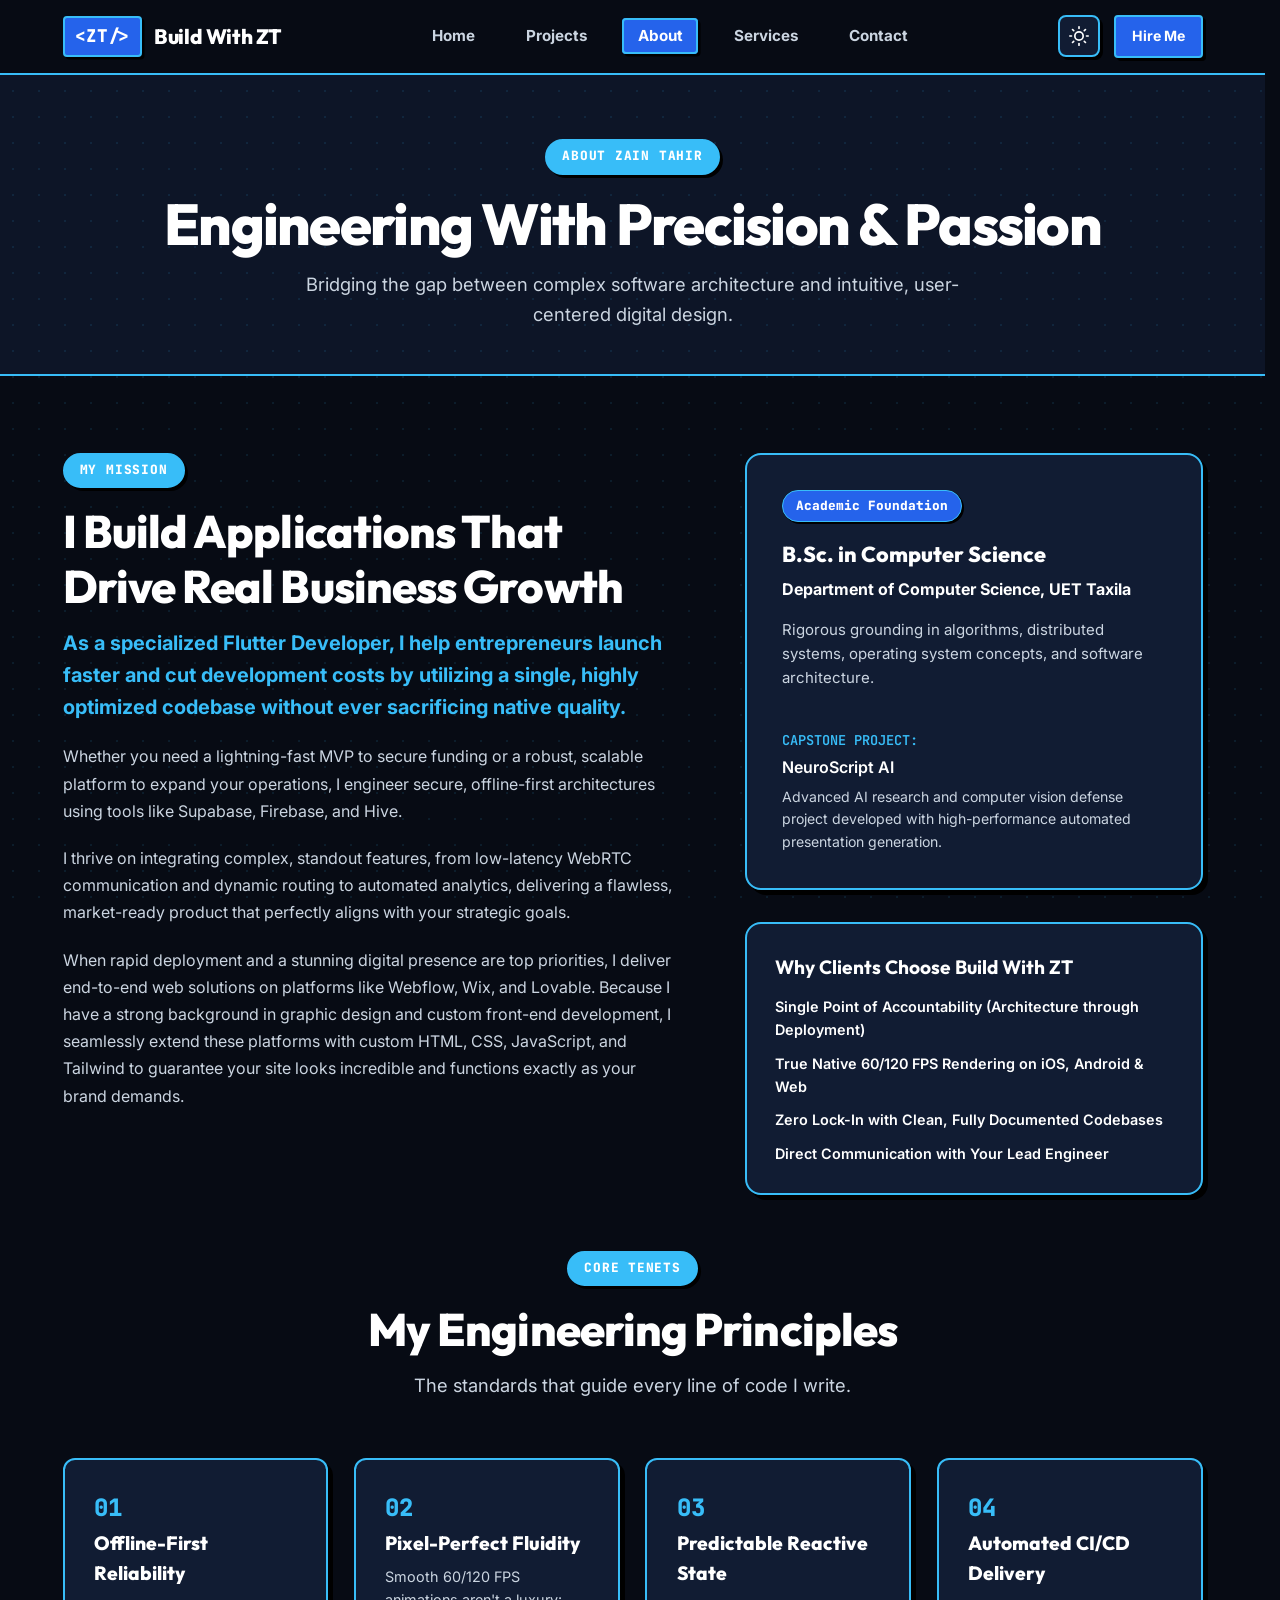
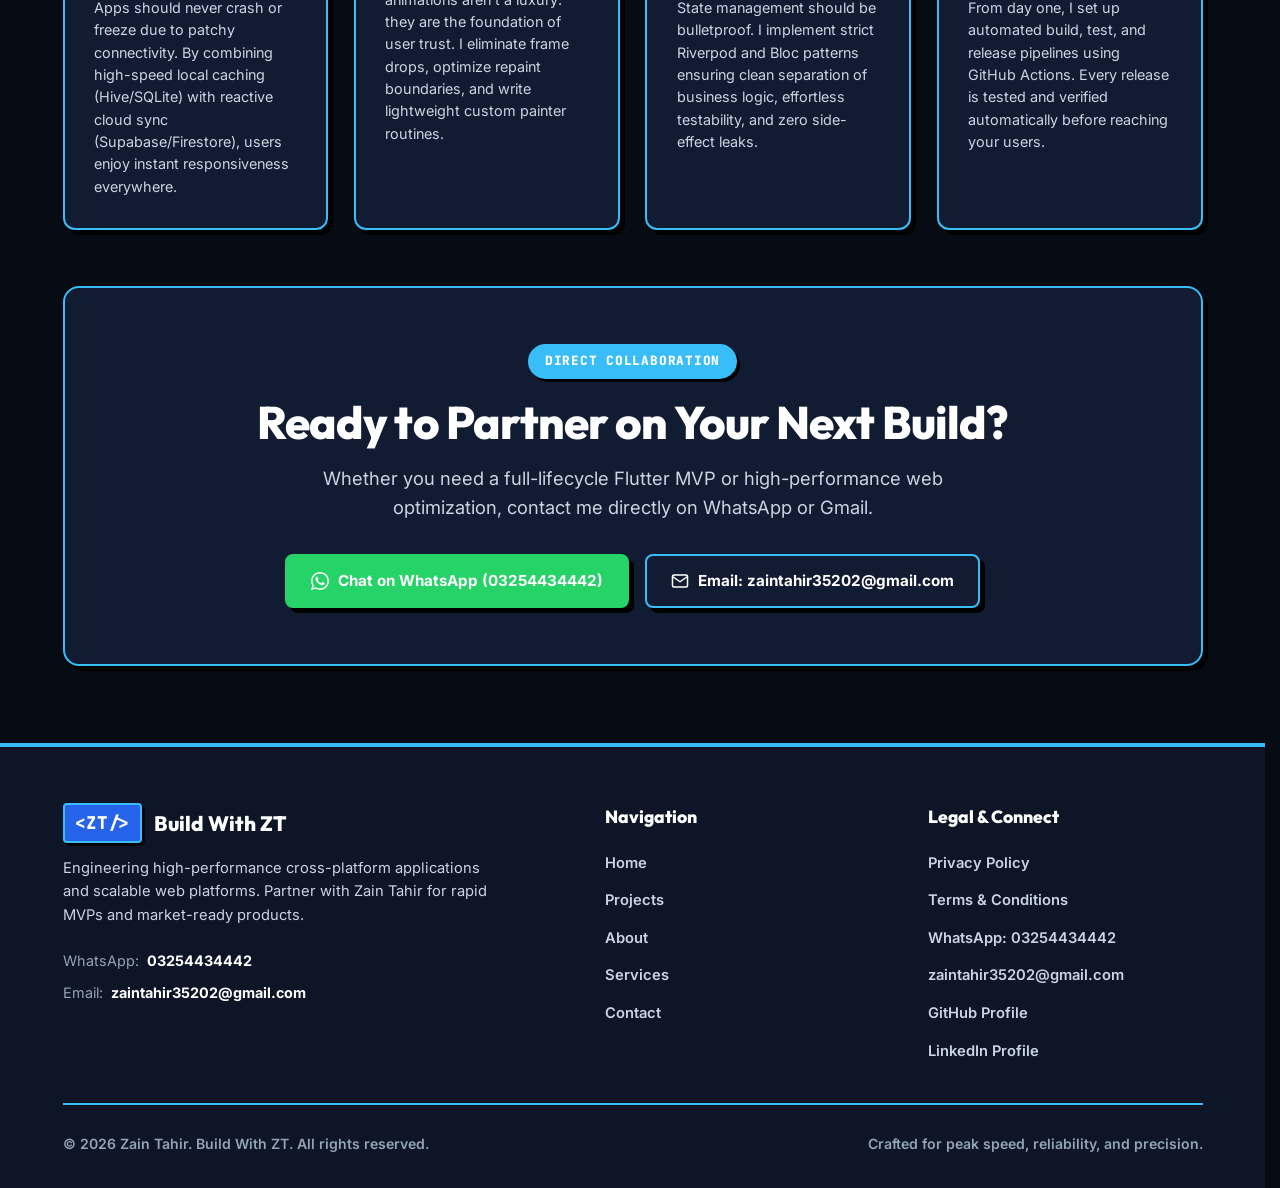
<file: about.html>
<!DOCTYPE html>
<html lang="en" data-theme="dark">
<head>
  <meta charset="UTF-8">
  <meta name="viewport" content="width=device-width, initial-scale=1.0">
  <meta http-equiv="Content-Security-Policy" content="upgrade-insecure-requests">
  <meta http-equiv="X-Content-Type-Options" content="nosniff">
  <meta name="referrer" content="strict-origin-when-cross-origin">
  <meta name="description" content="About Zain Tahir: Founder of Build With ZT. Specialized Flutter Developer, Full-Lifecycle Product Engineer, and Computer Science student at UET Taxila.">
  <meta name="keywords" content="Build With ZT, Zain Tahir, About Zain Tahir, Flutter Developer Bio, UET Taxila, Product Engineer, NeuroScript AI">
  <meta name="author" content="Zain Tahir">
  <link rel="canonical" href="https://zaintahir2025.github.io/build-with-zt/about.html">

  <!-- Open Graph / Facebook -->
  <meta property="og:type" content="website">
  <meta property="og:url" content="https://zaintahir2025.github.io/build-with-zt/about.html">
  <meta property="og:title" content="About Me &amp; Engineering Story | Build With ZT">
  <meta property="og:description" content="About Zain Tahir: Founder of Build With ZT. Specialized Flutter Developer, Full-Lifecycle Product Engineer, and Computer Science student at UET Taxila.">
  <meta property="og:image" content="https://zaintahir2025.github.io/build-with-zt/og-image.svg">
  <meta property="og:site_name" content="Build With ZT">

  <!-- Twitter -->
  <meta name="twitter:card" content="summary_large_image">
  <meta name="twitter:title" content="About Me &amp; Engineering Story | Build With ZT">
  <meta name="twitter:description" content="About Zain Tahir: Founder of Build With ZT. Specialized Flutter Developer, Full-Lifecycle Product Engineer, and Computer Science student at UET Taxila.">
  <meta name="twitter:image" content="https://zaintahir2025.github.io/build-with-zt/og-image.svg">

  <title>About Me &amp; Engineering Story | Build With ZT</title>
  
  <link rel="icon" type="image/svg+xml" href="favicon.svg">
  <link rel="preconnect" href="https://fonts.googleapis.com">
  <link rel="preconnect" href="https://fonts.gstatic.com" crossorigin>
  <link href="https://fonts.googleapis.com/css2?family=Inter:wght@300;400;500;600;700&family=Outfit:wght@500;600;700;800&family=JetBrains+Mono:wght@400;500&display=swap" rel="stylesheet">
  <link rel="stylesheet" href="styles.css">
</head>
<body>

  <div class="ambient-glow" aria-hidden="true">
    <div class="glow-orb orb-1"></div>
    <div class="glow-orb orb-2"></div>
    <div class="glow-orb orb-3"></div>
  </div>

  <header class="site-header">
    <div class="header-inner container">
      <a href="index.html" class="brand-logo" aria-label="Build With ZT Home">
        <span class="logo-symbol">&lt;ZT/&gt;</span>
        <span class="logo-text">Build With ZT</span>
      </a>

      <nav class="main-nav" aria-label="Main Navigation">
        <ul class="nav-links">
          <li><a href="index.html" class="nav-link">Home</a></li>
          <li><a href="projects.html" class="nav-link">Projects</a></li>
          <li><a href="about.html" class="nav-link active">About</a></li>
          <li><a href="services.html" class="nav-link">Services</a></li>
          <li><a href="contact.html" class="nav-link">Contact</a></li>
        </ul>
      </nav>

      <div class="header-actions">
        <button id="themeToggle" class="theme-toggle" aria-label="Toggle theme">
          <svg class="sun-icon" xmlns="http://www.w3.org/2000/svg" width="20" height="20" viewBox="0 0 24 24" fill="none" stroke="currentColor" stroke-width="2" stroke-linecap="round" stroke-linejoin="round"><circle cx="12" cy="12" r="5"/><line x1="12" y1="1" x2="12" y2="3"/><line x1="12" y1="21" x2="12" y2="23"/><line x1="4.22" y1="4.22" x2="5.64" y2="5.64"/><line x1="18.36" y1="18.36" x2="19.78" y2="19.78"/><line x1="1" y1="12" x2="3" y2="12"/><line x1="21" y1="12" x2="23" y2="12"/><line x1="4.22" y1="19.78" x2="5.64" y2="18.36"/><line x1="18.36" y1="5.64" x2="19.78" y2="4.22"/></svg>
          <svg class="moon-icon" xmlns="http://www.w3.org/2000/svg" width="20" height="20" viewBox="0 0 24 24" fill="none" stroke="currentColor" stroke-width="2" stroke-linecap="round" stroke-linejoin="round"><path d="M21 12.79A9 9 0 1 1 11.21 3 7 7 0 0 0 21 12.79z"/></svg>
        </button>
        <a href="https://wa.me/923254434442" target="_blank" rel="noopener noreferrer" class="btn btn-sm btn-primary hide-mobile">Hire Me</a>
        <button id="menuToggle" class="menu-toggle" aria-label="Toggle menu" aria-expanded="false">
          <span class="bar"></span>
          <span class="bar"></span>
          <span class="bar"></span>
        </button>
      </div>
    </div>
  </header>

  <aside id="mobileDrawer" class="mobile-drawer" aria-hidden="true">
    <nav class="mobile-nav">
      <ul>
        <li><a href="index.html" class="mobile-link">Home</a></li>
        <li><a href="projects.html" class="mobile-link">Projects</a></li>
        <li><a href="about.html" class="mobile-link active">About</a></li>
        <li><a href="services.html" class="mobile-link">Services</a></li>
        <li><a href="contact.html" class="mobile-link">Contact</a></li>
      </ul>
      <div class="mobile-drawer-cta">
        <a href="https://wa.me/923254434442" target="_blank" rel="noopener noreferrer" class="btn btn-primary btn-block">Chat on WhatsApp</a>
      </div>
    </nav>
  </aside>

  <main id="main-content">
    
    <header class="page-header">
      <div class="container">
        <span class="section-tag">About Zain Tahir</span>
        <h1 class="page-title">Engineering With Precision & Passion</h1>
        <p class="section-subtitle" style="max-width: 680px; margin: 0 auto;">
          Bridging the gap between complex software architecture and intuitive, user-centered digital design.
        </p>
      </div>
    </header>

    <!-- Narrative Section -->
    <section class="section">
      <div class="container">
        
        <div class="story-grid">
          <div>
            <span class="section-tag">My Mission</span>
            <h2 class="section-title">I Build Applications That Drive Real Business Growth</h2>
            <p class="story-lead">
              As a specialized Flutter Developer, I help entrepreneurs launch faster and cut development costs by utilizing a single, highly optimized codebase without ever sacrificing native quality.
            </p>
            <p class="story-p">
              Whether you need a lightning-fast MVP to secure funding or a robust, scalable platform to expand your operations, I engineer secure, offline-first architectures using tools like Supabase, Firebase, and Hive.
            </p>
            <p class="story-p">
              I thrive on integrating complex, standout features, from low-latency WebRTC communication and dynamic routing to automated analytics, delivering a flawless, market-ready product that perfectly aligns with your strategic goals.
            </p>
            <p class="story-p">
              When rapid deployment and a stunning digital presence are top priorities, I deliver end-to-end web solutions on platforms like Webflow, Wix, and Lovable. Because I have a strong background in graphic design and custom front-end development, I seamlessly extend these platforms with custom HTML, CSS, JavaScript, and Tailwind to guarantee your site looks incredible and functions exactly as your brand demands.
            </p>
          </div>

          <!-- Academic & Professional Background Card -->
          <div>
            <div class="edu-card glass-panel" style="margin-block-end: 2rem;">
              <span class="edu-badge">Academic Foundation</span>
              <h3 class="edu-degree">B.Sc. in Computer Science</h3>
              <p class="edu-institute">Department of Computer Science, UET Taxila</p>
              <p class="edu-details">
                Rigorous grounding in algorithms, distributed systems, operating system concepts, and software architecture.
              </p>
              <div style="margin-top: 1.25rem; padding-top: 1.25rem; border-top: 1px solid var(--border-subtle);">
                <p style="font-size: 0.85rem; font-family: var(--font-mono); color: var(--accent-blue-light); font-weight: 600;">
                  CAPSTONE PROJECT:
                </p>
                <p style="font-weight: 600; color: var(--text-primary); margin-top: 0.2rem;">
                  NeuroScript AI
                </p>
                <p style="font-size: 0.88rem; color: var(--text-secondary); margin-top: 0.3rem;">
                  Advanced AI research and computer vision defense project developed with high-performance automated presentation generation.
                </p>
              </div>
            </div>

            <div class="glass-panel" style="padding: 1.75rem;">
              <h3 style="font-family: var(--font-heading); font-size: 1.2rem; margin-block-end: 0.75rem;">
                Why Clients Choose Build With ZT
              </h3>
              <ul class="card-feature-list" style="border-top: none; padding-top: 0;">
                <li>Single Point of Accountability (Architecture through Deployment)</li>
                <li>True Native 60/120 FPS Rendering on iOS, Android & Web</li>
                <li>Zero Lock-In with Clean, Fully Documented Codebases</li>
                <li>Direct Communication with Your Lead Engineer</li>
              </ul>
            </div>
          </div>
        </div>

        <!-- Engineering Principles Matrix -->
        <div class="section-header text-center" style="margin-top: 3rem;">
          <span class="section-tag">Core Tenets</span>
          <h2 class="section-title">My Engineering Principles</h2>
          <p class="section-subtitle">The standards that guide every line of code I write.</p>
        </div>

        <div class="principles-grid">
          
          <div class="principle-card glass-panel">
            <span class="principle-num">01</span>
            <h3 class="principle-title">Offline-First Reliability</h3>
            <p class="principle-text">
              Apps should never crash or freeze due to patchy connectivity. By combining high-speed local caching (Hive/SQLite) with reactive cloud sync (Supabase/Firestore), users enjoy instant responsiveness everywhere.
            </p>
          </div>

          <div class="principle-card glass-panel">
            <span class="principle-num">02</span>
            <h3 class="principle-title">Pixel-Perfect Fluidity</h3>
            <p class="principle-text">
              Smooth 60/120 FPS animations aren't a luxury: they are the foundation of user trust. I eliminate frame drops, optimize repaint boundaries, and write lightweight custom painter routines.
            </p>
          </div>

          <div class="principle-card glass-panel">
            <span class="principle-num">03</span>
            <h3 class="principle-title">Predictable Reactive State</h3>
            <p class="principle-text">
              State management should be bulletproof. I implement strict Riverpod and Bloc patterns ensuring clean separation of business logic, effortless testability, and zero side-effect leaks.
            </p>
          </div>

          <div class="principle-card glass-panel">
            <span class="principle-num">04</span>
            <h3 class="principle-title">Automated CI/CD Delivery</h3>
            <p class="principle-text">
              From day one, I set up automated build, test, and release pipelines using GitHub Actions. Every release is tested and verified automatically before reaching your users.
            </p>
          </div>

        </div>

        <!-- Direct Connect Banner (Fills Layout & Eliminates Bottom Void) -->
        <div class="glass-panel text-center" style="margin-top: 3.5rem; padding: clamp(2.2rem, 5vw, 3.5rem);">
          <span class="section-tag">Direct Collaboration</span>
          <h2 class="section-title">Ready to Partner on Your Next Build?</h2>
          <p class="section-subtitle" style="margin-inline: auto; margin-block-end: 2rem; max-width: 650px;">
            Whether you need a full-lifecycle Flutter MVP or high-performance web optimization, contact me directly on WhatsApp or Gmail.
          </p>
          <div style="display: flex; justify-content: center; gap: 1rem; flex-wrap: wrap;">
            <a href="https://wa.me/923254434442" target="_blank" rel="noopener noreferrer" class="btn btn-primary" style="background:#25d366;border-color:#25d366;color:#ffffff;">
              <svg xmlns="http://www.w3.org/2000/svg" width="18" height="18" viewBox="0 0 24 24" fill="currentColor"><path d="M.057 24l1.687-6.163c-1.041-1.804-1.588-3.849-1.587-5.946.003-6.556 5.338-11.891 11.893-11.891 3.181.001 6.167 1.24 8.413 3.488 2.245 2.248 3.481 5.236 3.48 8.414-.003 6.557-5.338 11.892-11.893 11.892-1.99-.001-3.951-.5-5.688-1.448l-6.305 1.654zm6.597-3.807c1.676.995 3.276 1.591 5.392 1.592 5.448 0 9.886-4.434 9.889-9.885.002-5.462-4.415-9.89-9.881-9.892-5.452 0-9.887 4.434-9.889 9.884-.001 2.225.651 3.891 1.746 5.634l-.999 3.648 3.742-.981zm11.387-5.464c-.074-.124-.272-.198-.57-.347-.297-.149-1.758-.868-2.031-.967-.272-.099-.47-.149-.669.149-.198.297-.768.967-.941 1.165-.173.198-.347.223-.644.074-.297-.149-1.255-.462-2.39-1.475-.883-.788-1.48-1.761-1.653-2.059-.173-.297-.018-.458.13-.606.134-.133.297-.347.446-.521.151-.172.2-.296.3-.495.099-.198.05-.372-.025-.521-.075-.148-.669-1.611-.916-2.206-.242-.579-.487-.501-.669-.51l-.57-.01c-.198 0-.52.074-.792.372s-1.04 1.016-1.04 2.479 1.065 2.876 1.213 3.074c.149.198 2.095 3.2 5.076 4.487.709.306 1.263.489 1.694.626.712.226 1.36.194 1.872.118.571-.085 1.758-.719 2.006-1.413.248-.695.248-1.29.173-1.414z"/></svg>
              <span>Chat on WhatsApp (03254434442)</span>
            </a>
            <a href="mailto:zaintahir35202@gmail.com" class="btn btn-outline">
              <svg xmlns="http://www.w3.org/2000/svg" width="18" height="18" viewBox="0 0 24 24" fill="none" stroke="currentColor" stroke-width="2" stroke-linecap="round" stroke-linejoin="round"><path d="M4 4h16c1.1 0 2 .9 2 2v12c0 1.1-.9 2-2 2H4c-1.1 0-2-.9-2-2V6c0-1.1.9-2 2-2z"></path><polyline points="22,6 12,13 2,6"></polyline></svg>
              <span>Email: zaintahir35202@gmail.com</span>
            </a>
          </div>
        </div>

      </div>
    </section>

  </main>

  <!-- Clean, Perfectly Aligned Footer -->
  <footer class="site-footer">
    <div class="container">
      <div class="footer-columns">
        <div class="footer-brand">
          <a href="index.html" class="footer-brand-title">
            <span class="logo-symbol">&lt;ZT/&gt;</span>
            <span>Build With ZT</span>
          </a>
          <p class="footer-bio">
            Engineering high-performance cross-platform applications and scalable web platforms. Partner with Zain Tahir for rapid MVPs and market-ready products.
          </p>
          <div class="footer-direct-lines">
            <div class="footer-line-item">
              <span>WhatsApp:</span>
              <a href="https://wa.me/923254434442" target="_blank" rel="noopener noreferrer">03254434442</a>
            </div>
            <div class="footer-line-item">
              <span>Email:</span>
              <a href="mailto:zaintahir35202@gmail.com">zaintahir35202@gmail.com</a>
            </div>
          </div>
        </div>

        <div class="footer-col">
          <h4 class="footer-col-title">Navigation</h4>
          <ul class="footer-nav-list">
            <li><a href="index.html">Home</a></li>
            <li><a href="projects.html">Projects</a></li>
            <li><a href="about.html">About</a></li>
            <li><a href="services.html">Services</a></li>
            <li><a href="contact.html">Contact</a></li>
          </ul>
        </div>

        <div class="footer-col">
          <h4 class="footer-col-title">Legal &amp; Connect</h4>
          <ul class="footer-nav-list">
            <li><a href="privacy.html">Privacy Policy</a></li>
            <li><a href="terms.html">Terms &amp; Conditions</a></li>
            <li><a href="https://wa.me/923254434442" target="_blank" rel="noopener noreferrer">WhatsApp: 03254434442</a></li>
            <li><a href="mailto:zaintahir35202@gmail.com">zaintahir35202@gmail.com</a></li>
            <li><a href="https://github.com/zaintahir2025" target="_blank" rel="noopener noreferrer">GitHub Profile</a></li>
            <li><a href="https://www.linkedin.com/in/zain-tahir-2k25" target="_blank" rel="noopener noreferrer">LinkedIn Profile</a></li>
          </ul>
        </div>
      </div>

      <div class="footer-bottom-bar">
        <p>&copy; 2026 Zain Tahir. Build With ZT. All rights reserved.</p>
        <p>Crafted for peak speed, reliability, and precision.</p>
      </div>
    </div>
  </footer>

  <!-- Cookie Consent Banner -->
  <aside id="cookieConsentBanner" class="cookie-consent-banner" aria-label="Privacy and Cookie Consent" role="dialog">
    <div class="cookie-consent-content">
      <div class="cookie-consent-icon">
        <svg xmlns="http://www.w3.org/2000/svg" width="22" height="22" viewBox="0 0 24 24" fill="none" stroke="currentColor" stroke-width="2" stroke-linecap="round" stroke-linejoin="round"><path d="M12 22s8-4 8-10V5l-8-3-8 3v7c0 6 8 10 8 10z"></path></svg>
      </div>
      <div class="cookie-consent-text">
        <p><strong>Privacy &amp; Cookie Notice:</strong> We store local preferences (such as your chosen dark/light UI theme) and use anonymous outbound analytics to ensure optimal performance. No third-party trackers are used. Learn more in our <a href="privacy.html">Privacy Policy</a>.</p>
      </div>
    </div>
    <div class="cookie-consent-actions">
      <button type="button" id="declineCookieBtn" class="btn btn-outline" style="padding: 0.4rem 0.9rem; font-size: 0.85rem;">Decline</button>
      <button type="button" id="acceptCookieBtn" class="btn btn-primary" style="padding: 0.4rem 1.1rem; font-size: 0.85rem;">Accept</button>
    </div>
  </aside>

  <script src="script.js"></script>
</body>
</html>
</file>
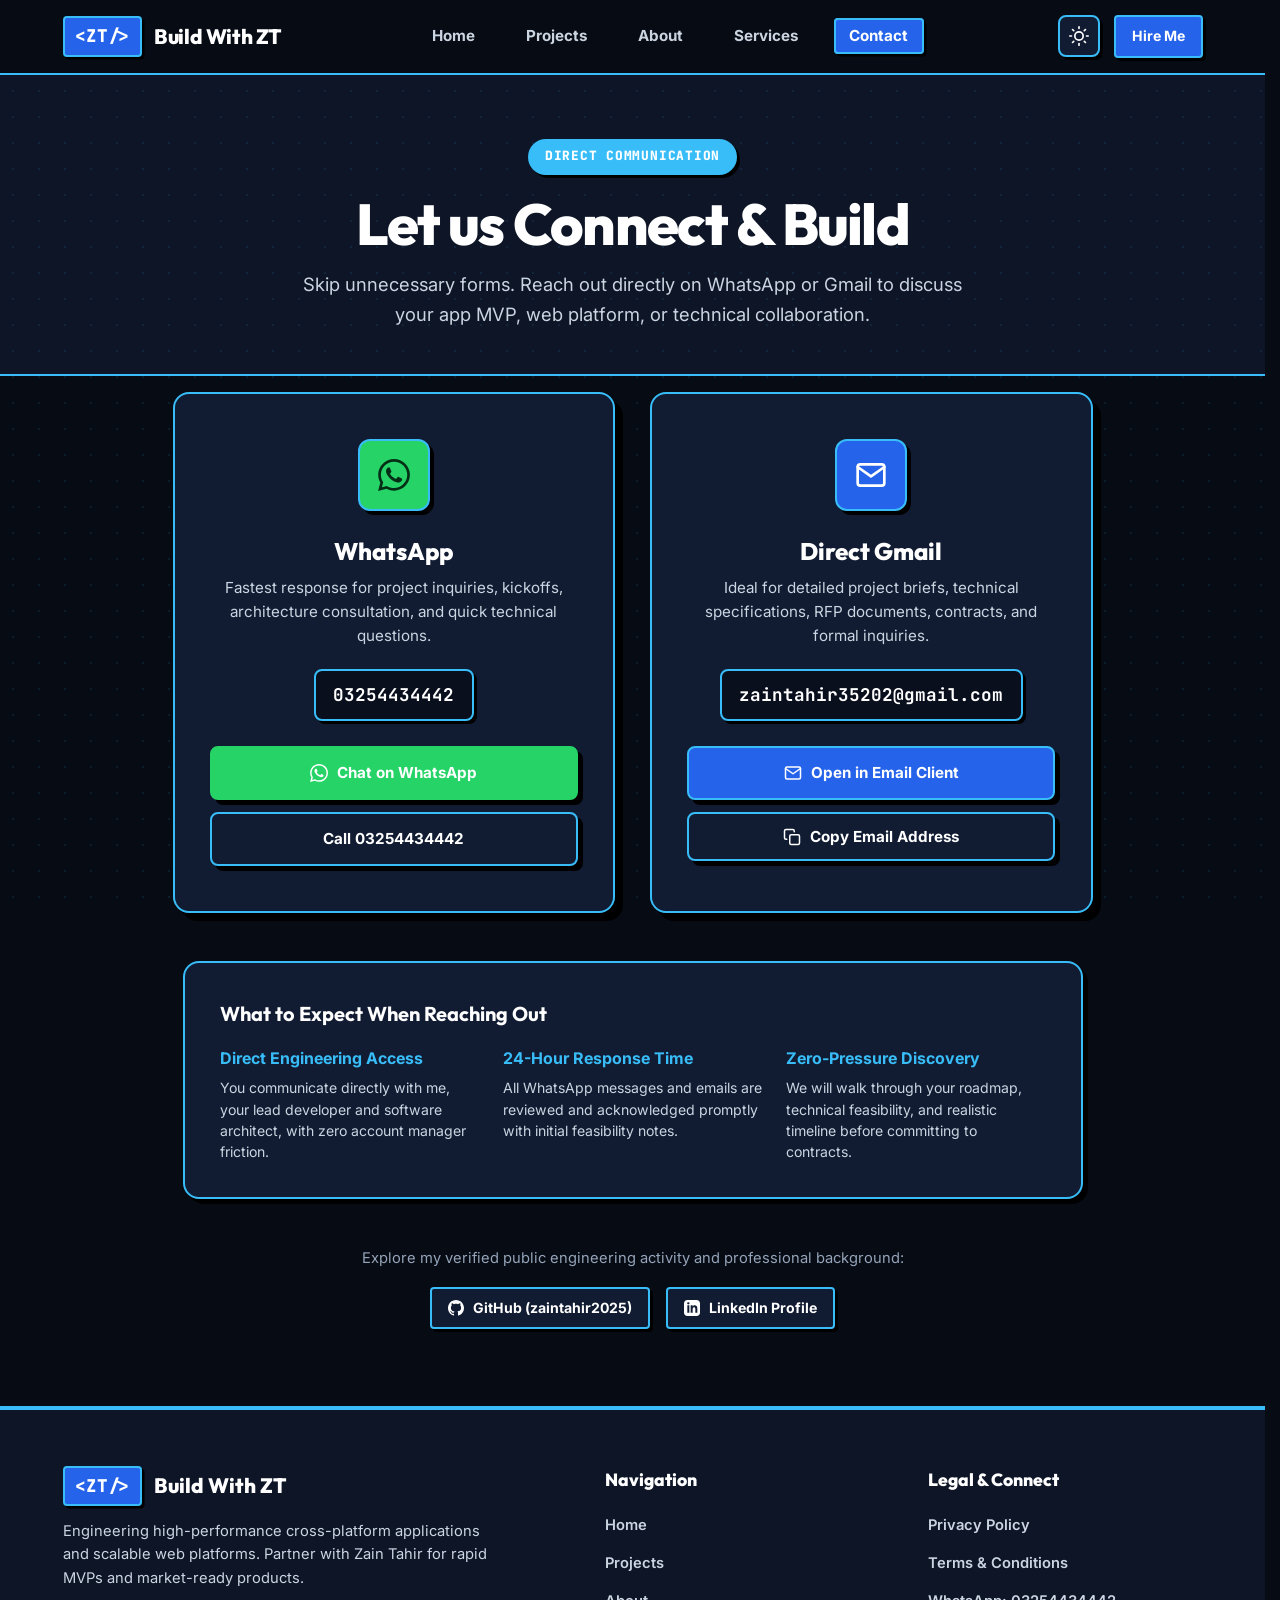
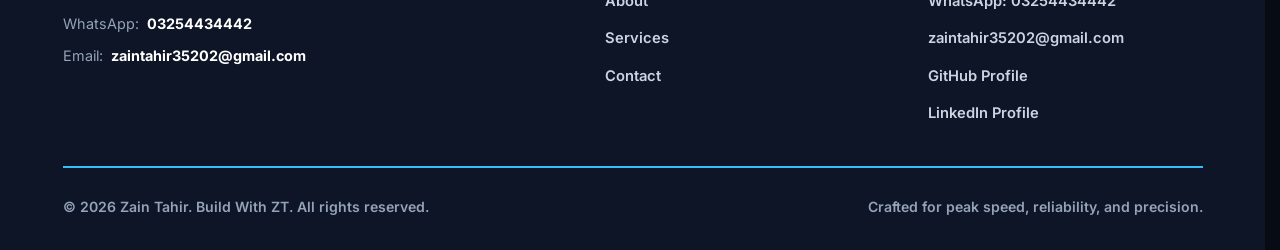
<file: contact.html>
<!DOCTYPE html>
<html lang="en" data-theme="dark">
<head>
  <meta charset="UTF-8">
  <meta name="viewport" content="width=device-width, initial-scale=1.0">
  <meta http-equiv="Content-Security-Policy" content="upgrade-insecure-requests">
  <meta http-equiv="X-Content-Type-Options" content="nosniff">
  <meta name="referrer" content="strict-origin-when-cross-origin">
  <meta name="description" content="Connect directly with Zain Tahir (Build With ZT) via WhatsApp or Gmail for Flutter apps, MVP sprints, and scalable web solutions.">
  <meta name="keywords" content="Build With ZT, Zain Tahir, Contact Zain Tahir, Hire Flutter Developer, WhatsApp 03254434442, Project Inquiry">
  <meta name="author" content="Zain Tahir">
  <link rel="canonical" href="https://zaintahir2025.github.io/build-with-zt/contact.html">

  <!-- Open Graph / Facebook -->
  <meta property="og:type" content="website">
  <meta property="og:url" content="https://zaintahir2025.github.io/build-with-zt/contact.html">
  <meta property="og:title" content="Contact &amp; Inquiries | Build With ZT">
  <meta property="og:description" content="Connect directly with Zain Tahir via WhatsApp (03254434442) or Gmail (zaintahir35202@gmail.com) for Flutter applications, MVP sprints, and web development.">
  <meta property="og:image" content="https://zaintahir2025.github.io/build-with-zt/og-image.svg">
  <meta property="og:site_name" content="Build With ZT">

  <!-- Twitter -->
  <meta name="twitter:card" content="summary_large_image">
  <meta name="twitter:title" content="Contact &amp; Inquiries | Build With ZT">
  <meta name="twitter:description" content="Connect directly with Zain Tahir via WhatsApp (03254434442) or Gmail (zaintahir35202@gmail.com) for Flutter applications, MVP sprints, and web development.">
  <meta name="twitter:image" content="https://zaintahir2025.github.io/build-with-zt/og-image.svg">

  <title>Contact &amp; Inquiries | Build With ZT</title>
  
  <link rel="icon" type="image/svg+xml" href="favicon.svg">
  <link rel="preconnect" href="https://fonts.googleapis.com">
  <link rel="preconnect" href="https://fonts.gstatic.com" crossorigin>
  <link href="https://fonts.googleapis.com/css2?family=Inter:wght@300;400;500;600;700&family=Outfit:wght@500;600;700;800&family=JetBrains+Mono:wght@400;500&display=swap" rel="stylesheet">
  <link rel="stylesheet" href="styles.css">
</head>
<body>

  <div class="ambient-glow" aria-hidden="true">
    <div class="glow-orb orb-1"></div>
    <div class="glow-orb orb-2"></div>
    <div class="glow-orb orb-3"></div>
  </div>

  <header class="site-header">
    <div class="header-inner container">
      <a href="index.html" class="brand-logo" aria-label="Build With ZT Home">
        <span class="logo-symbol">&lt;ZT/&gt;</span>
        <span class="logo-text">Build With ZT</span>
      </a>

      <nav class="main-nav" aria-label="Main Navigation">
        <ul class="nav-links">
          <li><a href="index.html" class="nav-link">Home</a></li>
          <li><a href="projects.html" class="nav-link">Projects</a></li>
          <li><a href="about.html" class="nav-link">About</a></li>
          <li><a href="services.html" class="nav-link">Services</a></li>
          <li><a href="contact.html" class="nav-link active">Contact</a></li>
        </ul>
      </nav>

      <div class="header-actions">
        <button id="themeToggle" class="theme-toggle" aria-label="Toggle theme">
          <svg class="sun-icon" xmlns="http://www.w3.org/2000/svg" width="20" height="20" viewBox="0 0 24 24" fill="none" stroke="currentColor" stroke-width="2" stroke-linecap="round" stroke-linejoin="round"><circle cx="12" cy="12" r="5"/><line x1="12" y1="1" x2="12" y2="3"/><line x1="12" y1="21" x2="12" y2="23"/><line x1="4.22" y1="4.22" x2="5.64" y2="5.64"/><line x1="18.36" y1="18.36" x2="19.78" y2="19.78"/><line x1="1" y1="12" x2="3" y2="12"/><line x1="21" y1="12" x2="23" y2="12"/><line x1="4.22" y1="19.78" x2="5.64" y2="18.36"/><line x1="18.36" y1="5.64" x2="19.78" y2="4.22"/></svg>
          <svg class="moon-icon" xmlns="http://www.w3.org/2000/svg" width="20" height="20" viewBox="0 0 24 24" fill="none" stroke="currentColor" stroke-width="2" stroke-linecap="round" stroke-linejoin="round"><path d="M21 12.79A9 9 0 1 1 11.21 3 7 7 0 0 0 21 12.79z"/></svg>
        </button>
        <a href="https://wa.me/923254434442" target="_blank" rel="noopener noreferrer" class="btn btn-sm btn-primary hide-mobile">Hire Me</a>
        <button id="menuToggle" class="menu-toggle" aria-label="Toggle menu" aria-expanded="false">
          <span class="bar"></span>
          <span class="bar"></span>
          <span class="bar"></span>
        </button>
      </div>
    </div>
  </header>

  <aside id="mobileDrawer" class="mobile-drawer" aria-hidden="true">
    <nav class="mobile-nav">
      <ul>
        <li><a href="index.html" class="mobile-link">Home</a></li>
        <li><a href="projects.html" class="mobile-link">Projects</a></li>
        <li><a href="about.html" class="mobile-link">About</a></li>
        <li><a href="services.html" class="mobile-link">Services</a></li>
        <li><a href="contact.html" class="mobile-link active">Contact</a></li>
      </ul>
      <div class="mobile-drawer-cta">
        <a href="https://wa.me/923254434442" target="_blank" rel="noopener noreferrer" class="btn btn-primary btn-block">Chat on WhatsApp</a>
      </div>
    </nav>
  </aside>

  <main id="main-content">
    
    <header class="page-header">
      <div class="container">
        <span class="section-tag">Direct Communication</span>
        <h1 class="page-title">Let us Connect & Build</h1>
        <p class="section-subtitle" style="max-width: 680px; margin: 0 auto;">
          Skip unnecessary forms. Reach out directly on WhatsApp or Gmail to discuss your app MVP, web platform, or technical collaboration.
        </p>
      </div>
    </header>

    <section class="section" style="padding-top: 1rem;">
      <div class="container">
        
        <!-- Direct Contact Action Cards -->
        <div class="contact-direct-grid">
          
          <!-- Card 1: WhatsApp -->
          <div class="direct-card whatsapp">
            <div class="direct-icon-circle whatsapp">
              <svg xmlns="http://www.w3.org/2000/svg" width="32" height="32" viewBox="0 0 24 24" fill="currentColor"><path d="M.057 24l1.687-6.163c-1.041-1.804-1.588-3.849-1.587-5.946.003-6.556 5.338-11.891 11.893-11.891 3.181.001 6.167 1.24 8.413 3.488 2.245 2.248 3.481 5.236 3.48 8.414-.003 6.557-5.338 11.892-11.893 11.892-1.99-.001-3.951-.5-5.688-1.448l-6.305 1.654zm6.597-3.807c1.676.995 3.276 1.591 5.392 1.592 5.448 0 9.886-4.434 9.889-9.885.002-5.462-4.415-9.89-9.881-9.892-5.452 0-9.887 4.434-9.889 9.884-.001 2.225.651 3.891 1.746 5.634l-.999 3.648 3.742-.981zm11.387-5.464c-.074-.124-.272-.198-.57-.347-.297-.149-1.758-.868-2.031-.967-.272-.099-.47-.149-.669.149-.198.297-.768.967-.941 1.165-.173.198-.347.223-.644.074-.297-.149-1.255-.462-2.39-1.475-.883-.788-1.48-1.761-1.653-2.059-.173-.297-.018-.458.13-.606.134-.133.297-.347.446-.521.151-.172.2-.296.3-.495.099-.198.05-.372-.025-.521-.075-.148-.669-1.611-.916-2.206-.242-.579-.487-.501-.669-.51l-.57-.01c-.198 0-.52.074-.792.372s-1.04 1.016-1.04 2.479 1.065 2.876 1.213 3.074c.149.198 2.095 3.2 5.076 4.487.709.306 1.263.489 1.694.626.712.226 1.36.194 1.872.118.571-.085 1.758-.719 2.006-1.413.248-.695.248-1.29.173-1.414z"/></svg>
            </div>
            <h2 class="direct-title">WhatsApp</h2>
            <p class="direct-sub">
              Fastest response for project inquiries, kickoffs, architecture consultation, and quick technical questions.
            </p>
            <div class="direct-value">03254434442</div>
            <div style="width: 100%; display: flex; flex-direction: column; gap: 0.75rem;">
              <a href="https://wa.me/923254434442" target="_blank" rel="noopener noreferrer" class="btn btn-primary btn-block" style="background:#25d366;border-color:#25d366;color:#ffffff;">
                <svg xmlns="http://www.w3.org/2000/svg" width="18" height="18" viewBox="0 0 24 24" fill="currentColor"><path d="M.057 24l1.687-6.163c-1.041-1.804-1.588-3.849-1.587-5.946.003-6.556 5.338-11.891 11.893-11.891 3.181.001 6.167 1.24 8.413 3.488 2.245 2.248 3.481 5.236 3.48 8.414-.003 6.557-5.338 11.892-11.893 11.892-1.99-.001-3.951-.5-5.688-1.448l-6.305 1.654zm6.597-3.807c1.676.995 3.276 1.591 5.392 1.592 5.448 0 9.886-4.434 9.889-9.885.002-5.462-4.415-9.89-9.881-9.892-5.452 0-9.887 4.434-9.889 9.884-.001 2.225.651 3.891 1.746 5.634l-.999 3.648 3.742-.981zm11.387-5.464c-.074-.124-.272-.198-.57-.347-.297-.149-1.758-.868-2.031-.967-.272-.099-.47-.149-.669.149-.198.297-.768.967-.941 1.165-.173.198-.347.223-.644.074-.297-.149-1.255-.462-2.39-1.475-.883-.788-1.48-1.761-1.653-2.059-.173-.297-.018-.458.13-.606.134-.133.297-.347.446-.521.151-.172.2-.296.3-.495.099-.198.05-.372-.025-.521-.075-.148-.669-1.611-.916-2.206-.242-.579-.487-.501-.669-.51l-.57-.01c-.198 0-.52.074-.792.372s-1.04 1.016-1.04 2.479 1.065 2.876 1.213 3.074c.149.198 2.095 3.2 5.076 4.487.709.306 1.263.489 1.694.626.712.226 1.36.194 1.872.118.571-.085 1.758-.719 2.006-1.413.248-.695.248-1.29.173-1.414z"/></svg>
                <span>Chat on WhatsApp</span>
              </a>
              <a href="tel:+923254434442" class="btn btn-outline btn-block">
                <span>Call 03254434442</span>
              </a>
            </div>
          </div>

          <!-- Card 2: Gmail -->
          <div class="direct-card gmail">
            <div class="direct-icon-circle gmail">
              <svg xmlns="http://www.w3.org/2000/svg" width="32" height="32" viewBox="0 0 24 24" fill="none" stroke="currentColor" stroke-width="2" stroke-linecap="round" stroke-linejoin="round"><path d="M4 4h16c1.1 0 2 .9 2 2v12c0 1.1-.9 2-2 2H4c-1.1 0-2-.9-2-2V6c0-1.1.9-2 2-2z"></path><polyline points="22,6 12,13 2,6"></polyline></svg>
            </div>
            <h2 class="direct-title">Direct Gmail</h2>
            <p class="direct-sub">
              Ideal for detailed project briefs, technical specifications, RFP documents, contracts, and formal inquiries.
            </p>
            <div class="direct-value" id="emailVal">zaintahir35202@gmail.com</div>
            <div style="width: 100%; display: flex; flex-direction: column; gap: 0.75rem;">
              <a href="mailto:zaintahir35202@gmail.com" class="btn btn-primary btn-block">
                <svg xmlns="http://www.w3.org/2000/svg" width="18" height="18" viewBox="0 0 24 24" fill="none" stroke="currentColor" stroke-width="2" stroke-linecap="round" stroke-linejoin="round"><path d="M4 4h16c1.1 0 2 .9 2 2v12c0 1.1-.9 2-2 2H4c-1.1 0-2-.9-2-2V6c0-1.1.9-2 2-2z"></path><polyline points="22,6 12,13 2,6"></polyline></svg>
                <span>Open in Email Client</span>
              </a>
              <button type="button" class="btn btn-outline btn-block" id="copyEmailBtn">
                <svg xmlns="http://www.w3.org/2000/svg" width="18" height="18" viewBox="0 0 24 24" fill="none" stroke="currentColor" stroke-width="2" stroke-linecap="round" stroke-linejoin="round"><rect x="9" y="9" width="13" height="13" rx="2" ry="2"></rect><path d="M5 15H4a2 2 0 0 1-2-2V4a2 2 0 0 1 2-2h9a2 2 0 0 1 2 2v1"></path></svg>
                <span>Copy Email Address</span>
              </button>
            </div>
          </div>

        </div>

        <!-- Professional Commitments Panel -->
        <div class="glass-panel" style="max-width: 900px; margin: 3rem auto 0; padding: 2.2rem;">
          <h3 style="font-family: var(--font-heading); font-size: 1.25rem; font-weight: 700; margin-block-end: 1rem; color: var(--text-primary);">
            What to Expect When Reaching Out
          </h3>
          <div style="display: grid; grid-template-columns: repeat(auto-fit, minmax(240px, 1fr)); gap: 1.5rem;">
            <div>
              <h4 style="font-size: 1rem; color: var(--accent-blue-light); margin-block-end: 0.35rem;">Direct Engineering Access</h4>
              <p style="font-size: 0.88rem; color: var(--text-secondary); line-height: 1.5;">You communicate directly with me, your lead developer and software architect, with zero account manager friction.</p>
            </div>
            <div>
              <h4 style="font-size: 1rem; color: var(--accent-blue-light); margin-block-end: 0.35rem;">24-Hour Response Time</h4>
              <p style="font-size: 0.88rem; color: var(--text-secondary); line-height: 1.5;">All WhatsApp messages and emails are reviewed and acknowledged promptly with initial feasibility notes.</p>
            </div>
            <div>
              <h4 style="font-size: 1rem; color: var(--accent-blue-light); margin-block-end: 0.35rem;">Zero-Pressure Discovery</h4>
              <p style="font-size: 0.88rem; color: var(--text-secondary); line-height: 1.5;">We will walk through your roadmap, technical feasibility, and realistic timeline before committing to contracts.</p>
            </div>
          </div>
        </div>

        <!-- Social Profiles -->
        <div style="text-align: center; margin-top: 3rem;">
          <p style="font-size: 0.92rem; color: var(--text-muted); margin-block-end: 1rem;">
            Explore my verified public engineering activity and professional background:
          </p>
          <div style="display: inline-flex; gap: 1rem; flex-wrap: wrap; justify-content: center;">
            <a href="https://github.com/zaintahir2025" target="_blank" rel="noopener noreferrer" class="btn btn-outline btn-sm">
              <svg xmlns="http://www.w3.org/2000/svg" width="16" height="16" viewBox="0 0 24 24" fill="currentColor"><path d="M12 0c-6.626 0-12 5.373-12 12 0 5.302 3.438 9.8 8.207 11.387.599.111.793-.261.793-.577v-2.234c-3.338.726-4.033-1.416-4.033-1.416-.546-1.387-1.333-1.756-1.333-1.756-1.089-.745.083-.729.083-.729 1.205.084 1.839 1.237 1.839 1.237 1.07 1.834 2.807 1.304 3.492.997.107-.775.418-1.305.762-1.604-2.665-.305-5.467-1.334-5.467-5.931 0-1.311.469-2.381 1.236-3.221-.124-.303-.535-1.524.117-3.176 0 0 1.008-.322 3.301 1.23.957-.266 1.983-.399 3.003-.404 1.02.005 2.047.138 3.006.404 2.291-1.552 3.297-1.23 3.297-1.23.653 1.653.242 2.874.118 3.176.77.84 1.235 1.911 1.235 3.221 0 4.609-2.807 5.624-5.479 5.921.43.372.823 1.102.823 2.222v3.293c0 .319.192.694.801.576 4.765-1.589 8.199-6.086 8.199-11.386 0-6.627-5.373-12-12-12z"/></svg>
              <span>GitHub (zaintahir2025)</span>
            </a>
            <a href="https://www.linkedin.com/in/zain-tahir-2k25" target="_blank" rel="noopener noreferrer" class="btn btn-outline btn-sm">
              <svg xmlns="http://www.w3.org/2000/svg" width="16" height="16" viewBox="0 0 24 24" fill="currentColor"><path d="M19 0h-14c-2.761 0-5 2.239-5 5v14c0 2.761 2.239 5 5 5h14c2.762 0 5-2.239 5-5v-14c0-2.761-2.238-5-5-5zm-11 19h-3v-11h3v11zm-1.5-12.268c-.966 0-1.75-.79-1.75-1.764s.784-1.764 1.75-1.764 1.75.79 1.75 1.764-.783 1.764-1.75 1.764zm13.5 12.268h-3v-5.604c0-3.368-4-3.113-4 0v5.604h-3v-11h3v1.765c1.396-2.586 7-2.777 7 2.476v6.759z"/></svg>
              <span>LinkedIn Profile</span>
            </a>
          </div>
        </div>

      </div>
    </section>

  </main>

  <!-- Clean, Perfectly Aligned Footer -->
  <footer class="site-footer">
    <div class="container">
      <div class="footer-columns">
        <div class="footer-brand">
          <a href="index.html" class="footer-brand-title">
            <span class="logo-symbol">&lt;ZT/&gt;</span>
            <span>Build With ZT</span>
          </a>
          <p class="footer-bio">
            Engineering high-performance cross-platform applications and scalable web platforms. Partner with Zain Tahir for rapid MVPs and market-ready products.
          </p>
          <div class="footer-direct-lines">
            <div class="footer-line-item">
              <span>WhatsApp:</span>
              <a href="https://wa.me/923254434442" target="_blank" rel="noopener noreferrer">03254434442</a>
            </div>
            <div class="footer-line-item">
              <span>Email:</span>
              <a href="mailto:zaintahir35202@gmail.com">zaintahir35202@gmail.com</a>
            </div>
          </div>
        </div>

        <div class="footer-col">
          <h4 class="footer-col-title">Navigation</h4>
          <ul class="footer-nav-list">
            <li><a href="index.html">Home</a></li>
            <li><a href="projects.html">Projects</a></li>
            <li><a href="about.html">About</a></li>
            <li><a href="services.html">Services</a></li>
            <li><a href="contact.html">Contact</a></li>
          </ul>
        </div>

        <div class="footer-col">
          <h4 class="footer-col-title">Legal &amp; Connect</h4>
          <ul class="footer-nav-list">
            <li><a href="privacy.html">Privacy Policy</a></li>
            <li><a href="terms.html">Terms &amp; Conditions</a></li>
            <li><a href="https://wa.me/923254434442" target="_blank" rel="noopener noreferrer">WhatsApp: 03254434442</a></li>
            <li><a href="mailto:zaintahir35202@gmail.com">zaintahir35202@gmail.com</a></li>
            <li><a href="https://github.com/zaintahir2025" target="_blank" rel="noopener noreferrer">GitHub Profile</a></li>
            <li><a href="https://www.linkedin.com/in/zain-tahir-2k25" target="_blank" rel="noopener noreferrer">LinkedIn Profile</a></li>
          </ul>
        </div>
      </div>

      <div class="footer-bottom-bar">
        <p>&copy; 2026 Zain Tahir. Build With ZT. All rights reserved.</p>
        <p>Crafted for peak speed, reliability, and precision.</p>
      </div>
    </div>
  </footer>

  <div id="toastNotification" class="toast-popover" popover="manual" role="status" aria-live="polite">
    <svg xmlns="http://www.w3.org/2000/svg" width="18" height="18" viewBox="0 0 24 24" fill="none" stroke="currentColor" stroke-width="2" stroke-linecap="round" stroke-linejoin="round"><path d="M22 11.08V12a10 10 0 1 1-5.93-9.14"></path><polyline points="22 4 12 14.01 9 11.01"></polyline></svg>
    <span id="toastMessage">Notification</span>
  </div>

  <!-- Cookie Consent Banner -->
  <aside id="cookieConsentBanner" class="cookie-consent-banner" aria-label="Privacy and Cookie Consent" role="dialog">
    <div class="cookie-consent-content">
      <div class="cookie-consent-icon">
        <svg xmlns="http://www.w3.org/2000/svg" width="22" height="22" viewBox="0 0 24 24" fill="none" stroke="currentColor" stroke-width="2" stroke-linecap="round" stroke-linejoin="round"><path d="M12 22s8-4 8-10V5l-8-3-8 3v7c0 6 8 10 8 10z"></path></svg>
      </div>
      <div class="cookie-consent-text">
        <p><strong>Privacy &amp; Cookie Notice:</strong> We store local preferences (such as your chosen dark/light UI theme) and use anonymous outbound analytics to ensure optimal performance. No third-party trackers are used. Learn more in our <a href="privacy.html">Privacy Policy</a>.</p>
      </div>
    </div>
    <div class="cookie-consent-actions">
      <button type="button" id="declineCookieBtn" class="btn btn-outline" style="padding: 0.4rem 0.9rem; font-size: 0.85rem;">Decline</button>
      <button type="button" id="acceptCookieBtn" class="btn btn-primary" style="padding: 0.4rem 1.1rem; font-size: 0.85rem;">Accept</button>
    </div>
  </aside>

  <script src="script.js"></script>
</body>
</html>
</file>
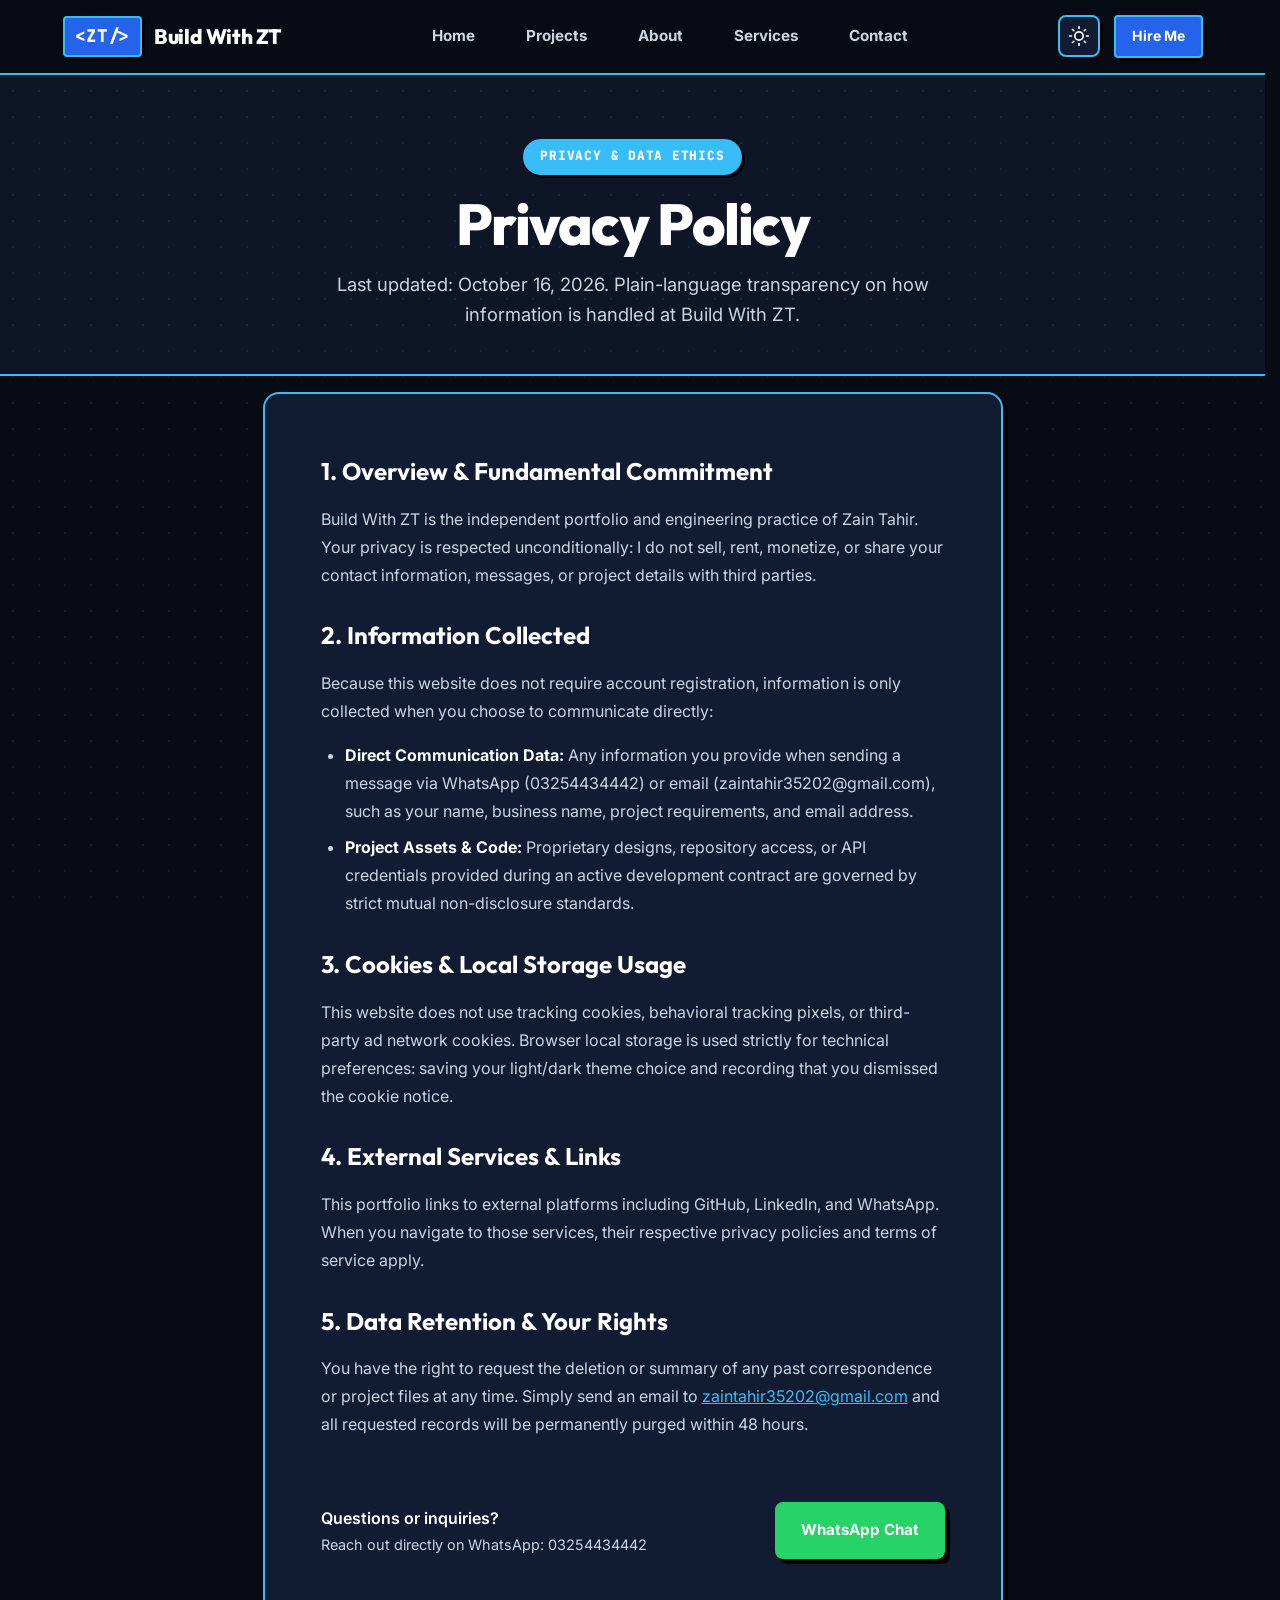
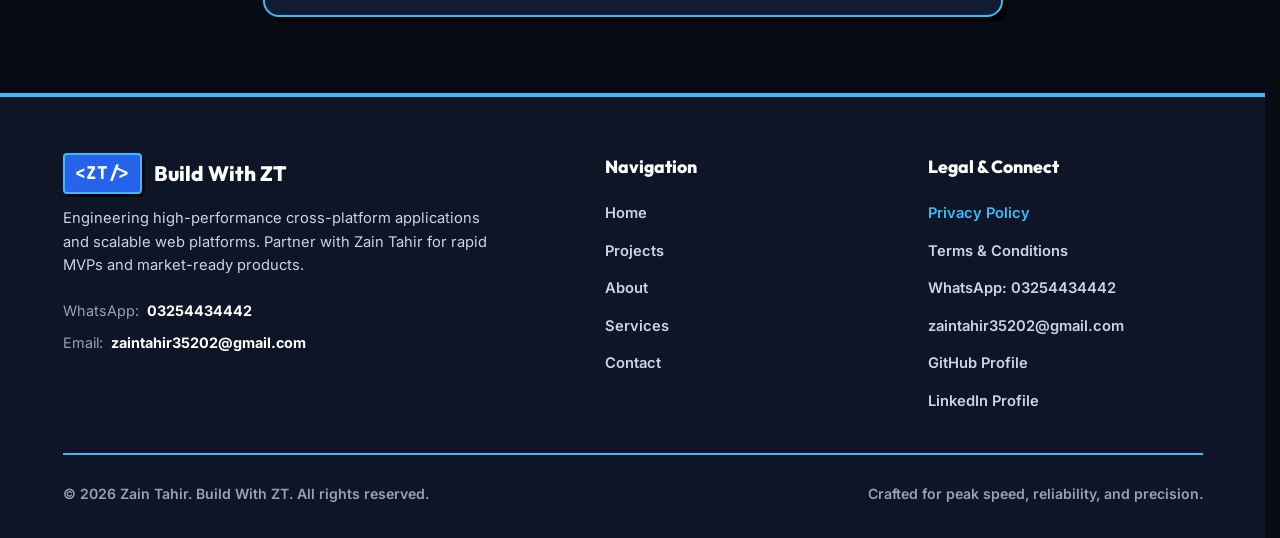
<file: privacy.html>
<!DOCTYPE html>
<html lang="en" data-theme="dark">
<head>
  <meta charset="UTF-8">
  <meta name="viewport" content="width=device-width, initial-scale=1.0">
  <meta http-equiv="Content-Security-Policy" content="upgrade-insecure-requests">
  <meta http-equiv="X-Content-Type-Options" content="nosniff">
  <meta name="referrer" content="strict-origin-when-cross-origin">
  <meta name="description" content="Privacy Policy for Build With ZT (Zain Tahir). Learn how your data and project inquiries are handled with absolute confidentiality and zero tracking cookies.">
  <meta name="author" content="Zain Tahir">
  <link rel="canonical" href="https://zaintahir2025.github.io/build-with-zt/privacy.html">

  <!-- Open Graph / Facebook -->
  <meta property="og:type" content="website">
  <meta property="og:url" content="https://zaintahir2025.github.io/build-with-zt/privacy.html">
  <meta property="og:title" content="Privacy Policy | Build With ZT">
  <meta property="og:description" content="Transparent, zero-tracker privacy policy for Build With ZT by Zain Tahir.">
  <meta property="og:image" content="https://zaintahir2025.github.io/build-with-zt/og-image.svg">
  <meta property="og:site_name" content="Build With ZT">

  <!-- Twitter -->
  <meta name="twitter:card" content="summary_large_image">
  <meta name="twitter:title" content="Privacy Policy | Build With ZT">
  <meta name="twitter:description" content="Transparent, zero-tracker privacy policy for Build With ZT by Zain Tahir.">
  <meta name="twitter:image" content="https://zaintahir2025.github.io/build-with-zt/og-image.svg">

  <title>Privacy Policy | Build With ZT</title>
  
  <link rel="icon" type="image/svg+xml" href="favicon.svg">
  <link rel="preconnect" href="https://fonts.googleapis.com">
  <link rel="preconnect" href="https://fonts.gstatic.com" crossorigin>
  <link href="https://fonts.googleapis.com/css2?family=Inter:wght@300;400;500;600;700&family=Outfit:wght@500;600;700;800&family=JetBrains+Mono:wght@400;500&display=swap" rel="stylesheet">
  <link rel="stylesheet" href="styles.css">
</head>
<body>

  <div class="ambient-glow" aria-hidden="true">
    <div class="glow-orb orb-1"></div>
    <div class="glow-orb orb-2"></div>
    <div class="glow-orb orb-3"></div>
  </div>

  <header class="site-header">
    <div class="header-inner container">
      <a href="index.html" class="brand-logo" aria-label="Build With ZT Home">
        <span class="logo-symbol">&lt;ZT/&gt;</span>
        <span class="logo-text">Build With ZT</span>
      </a>

      <nav class="main-nav" aria-label="Main Navigation">
        <ul class="nav-links">
          <li><a href="index.html" class="nav-link">Home</a></li>
          <li><a href="projects.html" class="nav-link">Projects</a></li>
          <li><a href="about.html" class="nav-link">About</a></li>
          <li><a href="services.html" class="nav-link">Services</a></li>
          <li><a href="contact.html" class="nav-link">Contact</a></li>
        </ul>
      </nav>

      <div class="header-actions">
        <button id="themeToggle" class="theme-toggle" aria-label="Toggle theme">
          <svg class="sun-icon" xmlns="http://www.w3.org/2000/svg" width="20" height="20" viewBox="0 0 24 24" fill="none" stroke="currentColor" stroke-width="2" stroke-linecap="round" stroke-linejoin="round"><circle cx="12" cy="12" r="5"/><line x1="12" y1="1" x2="12" y2="3"/><line x1="12" y1="21" x2="12" y2="23"/><line x1="4.22" y1="4.22" x2="5.64" y2="5.64"/><line x1="18.36" y1="18.36" x2="19.78" y2="19.78"/><line x1="1" y1="12" x2="3" y2="12"/><line x1="21" y1="12" x2="23" y2="12"/><line x1="4.22" y1="19.78" x2="5.64" y2="18.36"/><line x1="18.36" y1="5.64" x2="19.78" y2="4.22"/></svg>
          <svg class="moon-icon" xmlns="http://www.w3.org/2000/svg" width="20" height="20" viewBox="0 0 24 24" fill="none" stroke="currentColor" stroke-width="2" stroke-linecap="round" stroke-linejoin="round"><path d="M21 12.79A9 9 0 1 1 11.21 3 7 7 0 0 0 21 12.79z"/></svg>
        </button>
        <a href="https://wa.me/923254434442" target="_blank" rel="noopener noreferrer" class="btn btn-sm btn-primary hide-mobile">Hire Me</a>
        <button id="menuToggle" class="menu-toggle" aria-label="Toggle menu" aria-expanded="false">
          <span class="bar"></span>
          <span class="bar"></span>
          <span class="bar"></span>
        </button>
      </div>
    </div>
  </header>

  <aside id="mobileDrawer" class="mobile-drawer" aria-hidden="true">
    <nav class="mobile-nav">
      <ul>
        <li><a href="index.html" class="mobile-link">Home</a></li>
        <li><a href="projects.html" class="mobile-link">Projects</a></li>
        <li><a href="about.html" class="mobile-link">About</a></li>
        <li><a href="services.html" class="mobile-link">Services</a></li>
        <li><a href="contact.html" class="mobile-link">Contact</a></li>
      </ul>
      <div class="mobile-drawer-cta">
        <a href="https://wa.me/923254434442" target="_blank" rel="noopener noreferrer" class="btn btn-primary btn-block">Chat on WhatsApp</a>
      </div>
    </nav>
  </aside>

  <main id="main-content">
    
    <header class="page-header">
      <div class="container">
        <span class="section-tag">Privacy &amp; Data Ethics</span>
        <h1 class="page-title">Privacy Policy</h1>
        <p class="section-subtitle" style="max-width: 680px; margin: 0 auto;">
          Last updated: October 16, 2026. Plain-language transparency on how information is handled at Build With ZT.
        </p>
      </div>
    </header>

    <section class="section" style="padding-top: 1rem;">
      <div class="container" style="max-width: 820px;">
        <article class="glass-panel" style="padding: clamp(2rem, 5vw, 3.5rem); line-height: 1.75;">
          
          <h2 style="font-family: var(--font-heading); font-size: 1.5rem; margin-block-end: 0.8rem; color: var(--text-primary);">
            1. Overview &amp; Fundamental Commitment
          </h2>
          <p style="color: var(--text-secondary); margin-block-end: 1.6rem;">
            Build With ZT is the independent portfolio and engineering practice of Zain Tahir. Your privacy is respected unconditionally: I do not sell, rent, monetize, or share your contact information, messages, or project details with third parties.
          </p>

          <h2 style="font-family: var(--font-heading); font-size: 1.5rem; margin-block-end: 0.8rem; color: var(--text-primary);">
            2. Information Collected
          </h2>
          <p style="color: var(--text-secondary); margin-block-end: 1rem;">
            Because this website does not require account registration, information is only collected when you choose to communicate directly:
          </p>
          <ul style="color: var(--text-secondary); padding-left: 1.5rem; margin-block-end: 1.6rem;">
            <li style="margin-block-end: 0.5rem;"><strong style="color: var(--text-primary);">Direct Communication Data:</strong> Any information you provide when sending a message via WhatsApp (03254434442) or email (zaintahir35202@gmail.com), such as your name, business name, project requirements, and email address.</li>
            <li><strong style="color: var(--text-primary);">Project Assets &amp; Code:</strong> Proprietary designs, repository access, or API credentials provided during an active development contract are governed by strict mutual non-disclosure standards.</li>
          </ul>

          <h2 style="font-family: var(--font-heading); font-size: 1.5rem; margin-block-end: 0.8rem; color: var(--text-primary);">
            3. Cookies &amp; Local Storage Usage
          </h2>
          <p style="color: var(--text-secondary); margin-block-end: 1.6rem;">
            This website does not use tracking cookies, behavioral tracking pixels, or third-party ad network cookies. Browser local storage is used strictly for technical preferences: saving your light/dark theme choice and recording that you dismissed the cookie notice.
          </p>

          <h2 style="font-family: var(--font-heading); font-size: 1.5rem; margin-block-end: 0.8rem; color: var(--text-primary);">
            4. External Services &amp; Links
          </h2>
          <p style="color: var(--text-secondary); margin-block-end: 1.6rem;">
            This portfolio links to external platforms including GitHub, LinkedIn, and WhatsApp. When you navigate to those services, their respective privacy policies and terms of service apply.
          </p>

          <h2 style="font-family: var(--font-heading); font-size: 1.5rem; margin-block-end: 0.8rem; color: var(--text-primary);">
            5. Data Retention &amp; Your Rights
          </h2>
          <p style="color: var(--text-secondary); margin-block-end: 1.6rem;">
            You have the right to request the deletion or summary of any past correspondence or project files at any time. Simply send an email to <a href="mailto:zaintahir35202@gmail.com" style="color: var(--accent-blue-light); text-decoration: underline;">zaintahir35202@gmail.com</a> and all requested records will be permanently purged within 48 hours.
          </p>

          <div style="margin-top: 2.5rem; padding-top: 1.5rem; border-top: 1px solid var(--border-subtle); display: flex; justify-content: space-between; align-items: center; flex-wrap: wrap; gap: 1rem;">
            <div>
              <p style="font-weight: 600; color: var(--text-primary);">Questions or inquiries?</p>
              <p style="font-size: 0.9rem; color: var(--text-secondary);">Reach out directly on WhatsApp: 03254434442</p>
            </div>
            <a href="https://wa.me/923254434442" target="_blank" rel="noopener noreferrer" class="btn btn-primary" style="background:#25d366;border-color:#25d366;color:#ffffff;">
              <span>WhatsApp Chat</span>
            </a>
          </div>

        </article>
      </div>
    </section>

  </main>

  <!-- Clean, Perfectly Aligned Footer -->
  <footer class="site-footer">
    <div class="container">
      <div class="footer-columns">
        <div class="footer-brand">
          <a href="index.html" class="footer-brand-title">
            <span class="logo-symbol">&lt;ZT/&gt;</span>
            <span>Build With ZT</span>
          </a>
          <p class="footer-bio">
            Engineering high-performance cross-platform applications and scalable web platforms. Partner with Zain Tahir for rapid MVPs and market-ready products.
          </p>
          <div class="footer-direct-lines">
            <div class="footer-line-item">
              <span>WhatsApp:</span>
              <a href="https://wa.me/923254434442" target="_blank" rel="noopener noreferrer">03254434442</a>
            </div>
            <div class="footer-line-item">
              <span>Email:</span>
              <a href="mailto:zaintahir35202@gmail.com">zaintahir35202@gmail.com</a>
            </div>
          </div>
        </div>

        <div class="footer-col">
          <h4 class="footer-col-title">Navigation</h4>
          <ul class="footer-nav-list">
            <li><a href="index.html">Home</a></li>
            <li><a href="projects.html">Projects</a></li>
            <li><a href="about.html">About</a></li>
            <li><a href="services.html">Services</a></li>
            <li><a href="contact.html">Contact</a></li>
          </ul>
        </div>

        <div class="footer-col">
          <h4 class="footer-col-title">Legal &amp; Connect</h4>
          <ul class="footer-nav-list">
            <li><a href="privacy.html" style="color: var(--accent-blue-light);">Privacy Policy</a></li>
            <li><a href="terms.html">Terms &amp; Conditions</a></li>
            <li><a href="https://wa.me/923254434442" target="_blank" rel="noopener noreferrer">WhatsApp: 03254434442</a></li>
            <li><a href="mailto:zaintahir35202@gmail.com">zaintahir35202@gmail.com</a></li>
            <li><a href="https://github.com/zaintahir2025" target="_blank" rel="noopener noreferrer">GitHub Profile</a></li>
            <li><a href="https://www.linkedin.com/in/zain-tahir-2k25" target="_blank" rel="noopener noreferrer">LinkedIn Profile</a></li>
          </ul>
        </div>
      </div>

      <div class="footer-bottom-bar">
        <p>&copy; 2026 Zain Tahir. Build With ZT. All rights reserved.</p>
        <p>Crafted for peak speed, reliability, and precision.</p>
      </div>
    </div>
  </footer>

  <!-- Cookie Consent Banner -->
  <aside id="cookieConsentBanner" class="cookie-consent-banner" aria-label="Privacy and Cookie Consent" role="dialog">
    <div class="cookie-consent-content">
      <div class="cookie-consent-icon">
        <svg xmlns="http://www.w3.org/2000/svg" width="22" height="22" viewBox="0 0 24 24" fill="none" stroke="currentColor" stroke-width="2" stroke-linecap="round" stroke-linejoin="round"><path d="M12 22s8-4 8-10V5l-8-3-8 3v7c0 6 8 10 8 10z"></path></svg>
      </div>
      <div class="cookie-consent-text">
        <p><strong>Privacy &amp; Cookie Notice:</strong> We store local preferences (such as your chosen dark/light UI theme) and use anonymous outbound analytics to ensure optimal performance. No third-party trackers are used. Learn more in our <a href="privacy.html">Privacy Policy</a>.</p>
      </div>
    </div>
    <div class="cookie-consent-actions">
      <button type="button" id="declineCookieBtn" class="btn btn-outline" style="padding: 0.4rem 0.9rem; font-size: 0.85rem;">Decline</button>
      <button type="button" id="acceptCookieBtn" class="btn btn-primary" style="padding: 0.4rem 1.1rem; font-size: 0.85rem;">Accept</button>
    </div>
  </aside>

  <script src="script.js"></script>
</body>
</html>
</file>
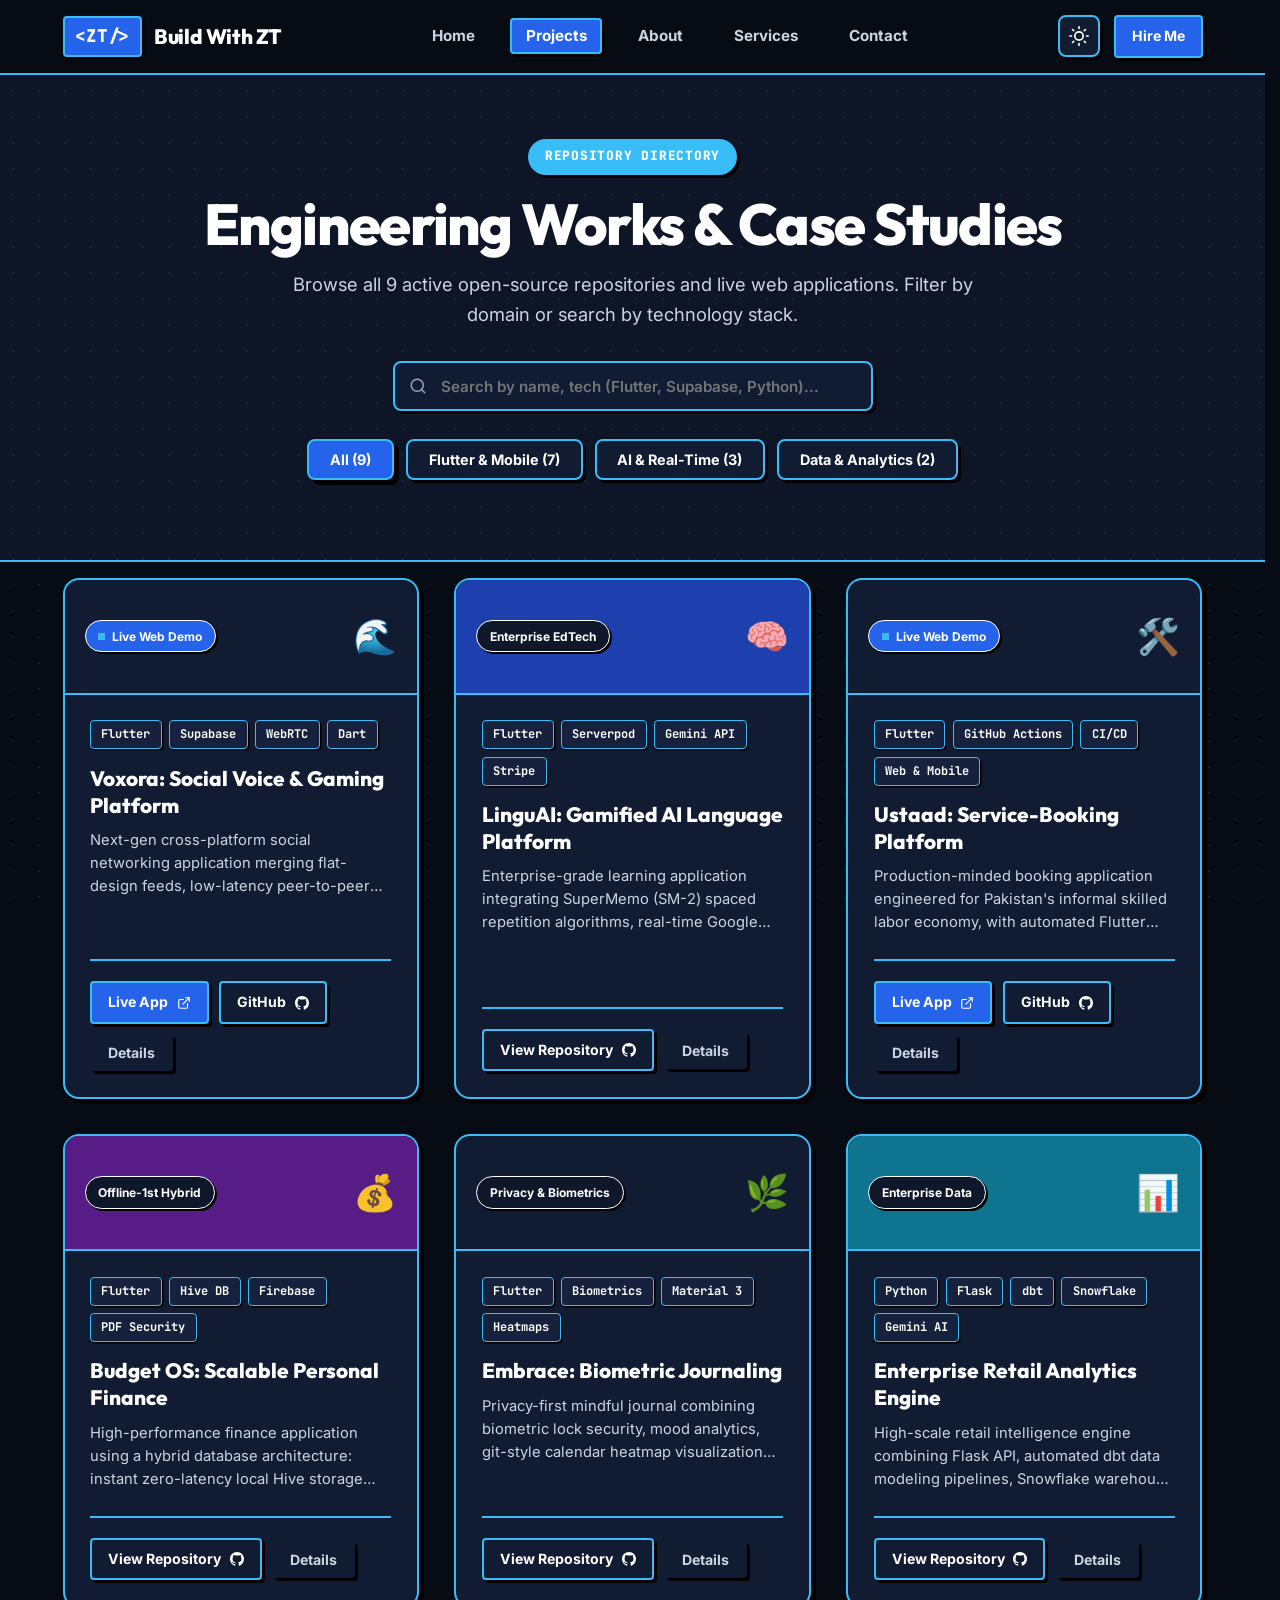
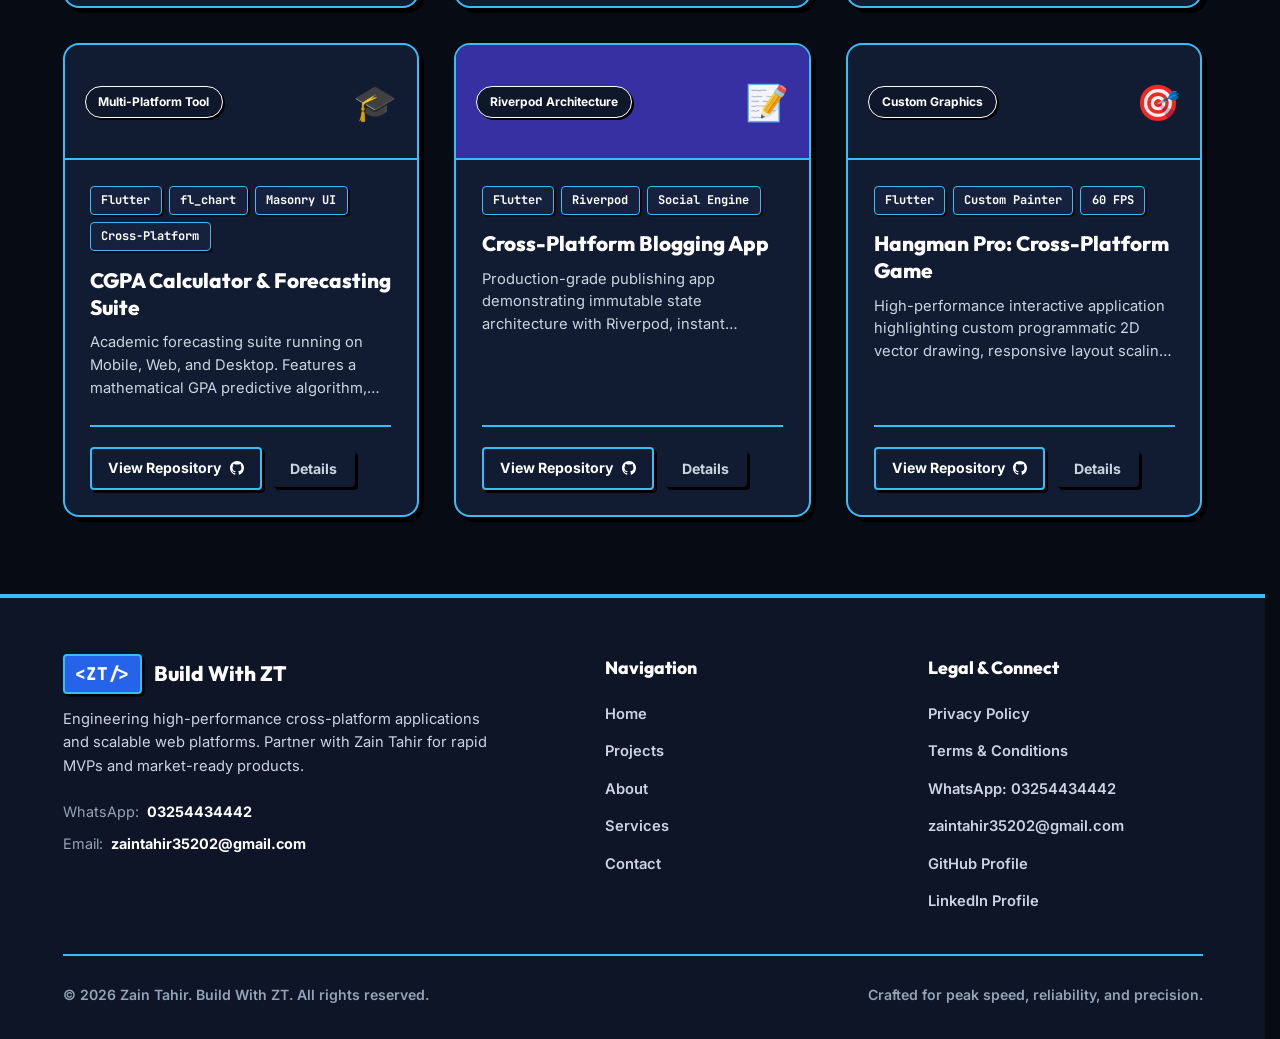
<file: projects.html>
<!DOCTYPE html>
<html lang="en" data-theme="dark">
<head>
  <meta charset="UTF-8">
  <meta name="viewport" content="width=device-width, initial-scale=1.0">
  <meta http-equiv="Content-Security-Policy" content="upgrade-insecure-requests">
  <meta http-equiv="X-Content-Type-Options" content="nosniff">
  <meta name="referrer" content="strict-origin-when-cross-origin">
  <meta name="description" content="Explore all 9 production and open-source repositories by Zain Tahir (Build With ZT). Cross-platform Flutter apps, WebRTC systems, and AI platforms.">
  <meta name="keywords" content="Build With ZT, Zain Tahir, Flutter Projects, Open Source, Voxora, MindMerge, NeuroScript AI, Repositories, Mobile Apps">
  <meta name="author" content="Zain Tahir">
  <link rel="canonical" href="https://zaintahir2025.github.io/build-with-zt/projects.html">

  <!-- Open Graph / Facebook -->
  <meta property="og:type" content="website">
  <meta property="og:url" content="https://zaintahir2025.github.io/build-with-zt/projects.html">
  <meta property="og:title" content="Projects &amp; Repositories | Build With ZT">
  <meta property="og:description" content="Explore all 9 production and open-source repositories by Zain Tahir. Cross-platform Flutter architectures, real-time audio rooms, and AI platforms.">
  <meta property="og:image" content="https://zaintahir2025.github.io/build-with-zt/og-image.svg">
  <meta property="og:site_name" content="Build With ZT">

  <!-- Twitter -->
  <meta name="twitter:card" content="summary_large_image">
  <meta name="twitter:title" content="Projects &amp; Repositories | Build With ZT">
  <meta name="twitter:description" content="Explore all 9 production and open-source repositories by Zain Tahir. Cross-platform Flutter architectures, real-time audio rooms, and AI platforms.">
  <meta name="twitter:image" content="https://zaintahir2025.github.io/build-with-zt/og-image.svg">

  <title>Projects &amp; Repositories | Build With ZT</title>
  
  <link rel="icon" type="image/svg+xml" href="favicon.svg">
  <link rel="preconnect" href="https://fonts.googleapis.com">
  <link rel="preconnect" href="https://fonts.gstatic.com" crossorigin>
  <link href="https://fonts.googleapis.com/css2?family=Inter:wght@300;400;500;600;700&family=Outfit:wght@500;600;700;800&family=JetBrains+Mono:wght@400;500&display=swap" rel="stylesheet">
  <link rel="stylesheet" href="styles.css">
</head>
<body>

  <div class="ambient-glow" aria-hidden="true">
    <div class="glow-orb orb-1"></div>
    <div class="glow-orb orb-2"></div>
    <div class="glow-orb orb-3"></div>
  </div>

  <header class="site-header">
    <div class="header-inner container">
      <a href="index.html" class="brand-logo" aria-label="Build With ZT Home">
        <span class="logo-symbol">&lt;ZT/&gt;</span>
        <span class="logo-text">Build With ZT</span>
      </a>

      <nav class="main-nav" aria-label="Main Navigation">
        <ul class="nav-links">
          <li><a href="index.html" class="nav-link">Home</a></li>
          <li><a href="projects.html" class="nav-link active">Projects</a></li>
          <li><a href="about.html" class="nav-link">About</a></li>
          <li><a href="services.html" class="nav-link">Services</a></li>
          <li><a href="contact.html" class="nav-link">Contact</a></li>
        </ul>
      </nav>

      <div class="header-actions">
        <button id="themeToggle" class="theme-toggle" aria-label="Toggle theme">
          <svg class="sun-icon" xmlns="http://www.w3.org/2000/svg" width="20" height="20" viewBox="0 0 24 24" fill="none" stroke="currentColor" stroke-width="2" stroke-linecap="round" stroke-linejoin="round"><circle cx="12" cy="12" r="5"/><line x1="12" y1="1" x2="12" y2="3"/><line x1="12" y1="21" x2="12" y2="23"/><line x1="4.22" y1="4.22" x2="5.64" y2="5.64"/><line x1="18.36" y1="18.36" x2="19.78" y2="19.78"/><line x1="1" y1="12" x2="3" y2="12"/><line x1="21" y1="12" x2="23" y2="12"/><line x1="4.22" y1="19.78" x2="5.64" y2="18.36"/><line x1="18.36" y1="5.64" x2="19.78" y2="4.22"/></svg>
          <svg class="moon-icon" xmlns="http://www.w3.org/2000/svg" width="20" height="20" viewBox="0 0 24 24" fill="none" stroke="currentColor" stroke-width="2" stroke-linecap="round" stroke-linejoin="round"><path d="M21 12.79A9 9 0 1 1 11.21 3 7 7 0 0 0 21 12.79z"/></svg>
        </button>
        <a href="https://wa.me/923254434442" target="_blank" rel="noopener noreferrer" class="btn btn-sm btn-primary hide-mobile">Hire Me</a>
        <button id="menuToggle" class="menu-toggle" aria-label="Toggle menu" aria-expanded="false">
          <span class="bar"></span>
          <span class="bar"></span>
          <span class="bar"></span>
        </button>
      </div>
    </div>
  </header>

  <aside id="mobileDrawer" class="mobile-drawer" aria-hidden="true">
    <nav class="mobile-nav">
      <ul>
        <li><a href="index.html" class="mobile-link">Home</a></li>
        <li><a href="projects.html" class="mobile-link active">Projects</a></li>
        <li><a href="about.html" class="mobile-link">About</a></li>
        <li><a href="services.html" class="mobile-link">Services</a></li>
        <li><a href="contact.html" class="mobile-link">Contact</a></li>
      </ul>
      <div class="mobile-drawer-cta">
        <a href="https://wa.me/923254434442" target="_blank" rel="noopener noreferrer" class="btn btn-primary btn-block">Chat on WhatsApp</a>
      </div>
    </nav>
  </aside>

  <main id="main-content">
    
    <header class="page-header">
      <div class="container">
        <span class="section-tag">Repository Directory</span>
        <h1 class="page-title">Engineering Works & Case Studies</h1>
        <p class="section-subtitle" style="max-width: 680px; margin: 0 auto;">
          Browse all 9 active open-source repositories and live web applications. Filter by domain or search by technology stack.
        </p>

        <!-- Live Search Bar -->
        <div class="search-box-wrapper" style="margin-top: 2rem;">
          <svg class="search-icon" xmlns="http://www.w3.org/2000/svg" width="18" height="18" viewBox="0 0 24 24" fill="none" stroke="currentColor" stroke-width="2" stroke-linecap="round" stroke-linejoin="round"><circle cx="11" cy="11" r="8"></circle><line x1="21" y1="21" x2="16.65" y2="16.65"></line></svg>
          <input type="text" id="projectSearchInput" class="search-input" placeholder="Search by name, tech (Flutter, Supabase, Python)..." aria-label="Search projects">
        </div>

        <!-- Filter Chips -->
        <div class="filter-bar" role="tablist" aria-label="Filter projects">
          <button class="filter-btn active" data-filter="all" role="tab" aria-selected="true">All (9)</button>
          <button class="filter-btn" data-filter="flutter" role="tab" aria-selected="false">Flutter & Mobile (7)</button>
          <button class="filter-btn" data-filter="ai-webrtc" role="tab" aria-selected="false">AI & Real-Time (3)</button>
          <button class="filter-btn" data-filter="enterprise" role="tab" aria-selected="false">Data & Analytics (2)</button>
        </div>
      </div>
    </header>

    <section class="section" style="padding-top: 1rem;">
      <div class="container">
        
        <div class="projects-grid" id="projectsGrid">
          
          <!-- 1. Voxora -->
          <article class="project-card glass-panel" data-category="flutter ai-webrtc" data-keywords="voxora flutter supabase webrtc voice chat p2p gaming socket audio">
            <div class="project-banner bg-gradient-teal">
              <div class="project-status-pill live-pill">
                <span class="live-pulse"></span>
                <span>Live Web Demo</span>
              </div>
              <div class="banner-icon">🌊</div>
            </div>
            <div class="project-content">
              <div class="project-meta">
                <span class="tech-tag">Flutter</span>
                <span class="tech-tag">Supabase</span>
                <span class="tech-tag">WebRTC</span>
                <span class="tech-tag">Dart</span>
              </div>
              <h3 class="project-title">Voxora: Social Voice & Gaming Platform</h3>
              <p class="project-desc">
                Next-gen cross-platform social networking application merging flat-design feeds, low-latency peer-to-peer WebRTC voice calling, and integrated AI-driven multiplayer games into a unified responsive client.
              </p>
              <div class="project-actions">
                <a href="https://zaintahir2025.github.io/voxora-social-voice-chat/" target="_blank" rel="noopener noreferrer" class="btn btn-sm btn-primary">
                  <span>Live App</span>
                  <svg xmlns="http://www.w3.org/2000/svg" width="14" height="14" viewBox="0 0 24 24" fill="none" stroke="currentColor" stroke-width="2" stroke-linecap="round" stroke-linejoin="round"><path d="M18 13v6a2 2 0 0 1-2 2H5a2 2 0 0 1-2-2V8a2 2 0 0 1 2-2h6"></path><polyline points="15 3 21 3 21 9"></polyline><line x1="10" y1="14" x2="21" y2="3"></line></svg>
                </a>
                <a href="https://github.com/zaintahir2025/voxora-social-voice-chat" target="_blank" rel="noopener noreferrer" class="btn btn-sm btn-outline">
                  <span>GitHub</span>
                  <svg xmlns="http://www.w3.org/2000/svg" width="14" height="14" viewBox="0 0 24 24" fill="currentColor"><path d="M12 0c-6.626 0-12 5.373-12 12 0 5.302 3.438 9.8 8.207 11.387.599.111.793-.261.793-.577v-2.234c-3.338.726-4.033-1.416-4.033-1.416-.546-1.387-1.333-1.756-1.333-1.756-1.089-.745.083-.729.083-.729 1.205.084 1.839 1.237 1.839 1.237 1.07 1.834 2.807 1.304 3.492.997.107-.775.418-1.305.762-1.604-2.665-.305-5.467-1.334-5.467-5.931 0-1.311.469-2.381 1.236-3.221-.124-.303-.535-1.524.117-3.176 0 0 1.008-.322 3.301 1.23.957-.266 1.983-.399 3.003-.404 1.02.005 2.047.138 3.006.404 2.291-1.552 3.297-1.23 3.297-1.23.653 1.653.242 2.874.118 3.176.77.84 1.235 1.911 1.235 3.221 0 4.609-2.807 5.624-5.479 5.921.43.372.823 1.102.823 2.222v3.293c0 .319.192.694.801.576 4.765-1.589 8.199-6.086 8.199-11.386 0-6.627-5.373-12-12-12z"/></svg>
                </a>
                <button class="btn btn-sm btn-ghost view-details-btn" data-project="voxora">Details</button>
              </div>
            </div>
          </article>

          <!-- 2. LinguAI -->
          <article class="project-card glass-panel" data-category="flutter ai-webrtc" data-keywords="linguai flutter dart serverpod gemini ai edtech stripe language learning sm-2 spaced repetition">
            <div class="project-banner bg-gradient-blue">
              <div class="project-status-pill">
                <span>Enterprise EdTech</span>
              </div>
              <div class="banner-icon">🧠</div>
            </div>
            <div class="project-content">
              <div class="project-meta">
                <span class="tech-tag">Flutter</span>
                <span class="tech-tag">Serverpod</span>
                <span class="tech-tag">Gemini API</span>
                <span class="tech-tag">Stripe</span>
              </div>
              <h3 class="project-title">LinguAI: Gamified AI Language Platform</h3>
              <p class="project-desc">
                Enterprise-grade learning application integrating SuperMemo (SM-2) spaced repetition algorithms, real-time Google Gemini conversational tutoring, bi-directional English/Urdu localization, and Stripe payments.
              </p>
              <div class="project-actions">
                <a href="https://github.com/zaintahir2025/lingu_ai" target="_blank" rel="noopener noreferrer" class="btn btn-sm btn-outline">
                  <span>View Repository</span>
                  <svg xmlns="http://www.w3.org/2000/svg" width="14" height="14" viewBox="0 0 24 24" fill="currentColor"><path d="M12 0c-6.626 0-12 5.373-12 12 0 5.302 3.438 9.8 8.207 11.387.599.111.793-.261.793-.577v-2.234c-3.338.726-4.033-1.416-4.033-1.416-.546-1.387-1.333-1.756-1.333-1.756-1.089-.745.083-.729.083-.729 1.205.084 1.839 1.237 1.839 1.237 1.07 1.834 2.807 1.304 3.492.997.107-.775.418-1.305.762-1.604-2.665-.305-5.467-1.334-5.467-5.931 0-1.311.469-2.381 1.236-3.221-.124-.303-.535-1.524.117-3.176 0 0 1.008-.322 3.301 1.23.957-.266 1.983-.399 3.003-.404 1.02.005 2.047.138 3.006.404 2.291-1.552 3.297-1.23 3.297-1.23.653 1.653.242 2.874.118 3.176.77.84 1.235 1.911 1.235 3.221 0 4.609-2.807 5.624-5.479 5.921.43.372.823 1.102.823 2.222v3.293c0 .319.192.694.801.576 4.765-1.589 8.199-6.086 8.199-11.386 0-6.627-5.373-12-12-12z"/></svg>
                </a>
                <button class="btn btn-sm btn-ghost view-details-btn" data-project="lingu_ai">Details</button>
              </div>
            </div>
          </article>

          <!-- 3. Ustaad Service App -->
          <article class="project-card glass-panel" data-category="flutter" data-keywords="ustaad flutter dart ci/cd github actions service marketplace booking responsive web">
            <div class="project-banner bg-gradient-orange">
              <div class="project-status-pill live-pill">
                <span class="live-pulse"></span>
                <span>Live Web Demo</span>
              </div>
              <div class="banner-icon">🛠️</div>
            </div>
            <div class="project-content">
              <div class="project-meta">
                <span class="tech-tag">Flutter</span>
                <span class="tech-tag">GitHub Actions</span>
                <span class="tech-tag">CI/CD</span>
                <span class="tech-tag">Web & Mobile</span>
              </div>
              <h3 class="project-title">Ustaad: Service-Booking Platform</h3>
              <p class="project-desc">
                Production-minded booking application engineered for Pakistan's informal skilled labor economy, with automated Flutter CI/CD pipelines deploying to GitHub Pages and responsive multi-screen layouts.
              </p>
              <div class="project-actions">
                <a href="https://zaintahir2025.github.io/ustaad-agentic-service-app/" target="_blank" rel="noopener noreferrer" class="btn btn-sm btn-primary">
                  <span>Live App</span>
                  <svg xmlns="http://www.w3.org/2000/svg" width="14" height="14" viewBox="0 0 24 24" fill="none" stroke="currentColor" stroke-width="2" stroke-linecap="round" stroke-linejoin="round"><path d="M18 13v6a2 2 0 0 1-2 2H5a2 2 0 0 1-2-2V8a2 2 0 0 1 2-2h6"></path><polyline points="15 3 21 3 21 9"></polyline><line x1="10" y1="14" x2="21" y2="3"></line></svg>
                </a>
                <a href="https://github.com/zaintahir2025/ustaad-agentic-service-app" target="_blank" rel="noopener noreferrer" class="btn btn-sm btn-outline">
                  <span>GitHub</span>
                  <svg xmlns="http://www.w3.org/2000/svg" width="14" height="14" viewBox="0 0 24 24" fill="currentColor"><path d="M12 0c-6.626 0-12 5.373-12 12 0 5.302 3.438 9.8 8.207 11.387.599.111.793-.261.793-.577v-2.234c-3.338.726-4.033-1.416-4.033-1.416-.546-1.387-1.333-1.756-1.333-1.756-1.089-.745.083-.729.083-.729 1.205.084 1.839 1.237 1.839 1.237 1.07 1.834 2.807 1.304 3.492.997.107-.775.418-1.305.762-1.604-2.665-.305-5.467-1.334-5.467-5.931 0-1.311.469-2.381 1.236-3.221-.124-.303-.535-1.524.117-3.176 0 0 1.008-.322 3.301 1.23.957-.266 1.983-.399 3.003-.404 1.02.005 2.047.138 3.006.404 2.291-1.552 3.297-1.23 3.297-1.23.653 1.653.242 2.874.118 3.176.77.84 1.235 1.911 1.235 3.221 0 4.609-2.807 5.624-5.479 5.921.43.372.823 1.102.823 2.222v3.293c0 .319.192.694.801.576 4.765-1.589 8.199-6.086 8.199-11.386 0-6.627-5.373-12-12-12z"/></svg>
                </a>
                <button class="btn btn-sm btn-ghost view-details-btn" data-project="ustaad">Details</button>
              </div>
            </div>
          </article>

          <!-- 4. Budget OS -->
          <article class="project-card glass-panel" data-category="flutter" data-keywords="budget os flutter hive db firebase firestore finance personal finance pdf encrypted">
            <div class="project-banner bg-gradient-purple">
              <div class="project-status-pill">
                <span>Offline-1st Hybrid</span>
              </div>
              <div class="banner-icon">💰</div>
            </div>
            <div class="project-content">
              <div class="project-meta">
                <span class="tech-tag">Flutter</span>
                <span class="tech-tag">Hive DB</span>
                <span class="tech-tag">Firebase</span>
                <span class="tech-tag">PDF Security</span>
              </div>
              <h3 class="project-title">Budget OS: Scalable Personal Finance</h3>
              <p class="project-desc">
                High-performance finance application using a hybrid database architecture: instant zero-latency local Hive storage with background Cloud Firestore sync, spending decision heuristics, and encrypted PDF generation.
              </p>
              <div class="project-actions">
                <a href="https://github.com/zaintahir2025/budget-os-app" target="_blank" rel="noopener noreferrer" class="btn btn-sm btn-outline">
                  <span>View Repository</span>
                  <svg xmlns="http://www.w3.org/2000/svg" width="14" height="14" viewBox="0 0 24 24" fill="currentColor"><path d="M12 0c-6.626 0-12 5.373-12 12 0 5.302 3.438 9.8 8.207 11.387.599.111.793-.261.793-.577v-2.234c-3.338.726-4.033-1.416-4.033-1.416-.546-1.387-1.333-1.756-1.333-1.756-1.089-.745.083-.729.083-.729 1.205.084 1.839 1.237 1.839 1.237 1.07 1.834 2.807 1.304 3.492.997.107-.775.418-1.305.762-1.604-2.665-.305-5.467-1.334-5.467-5.931 0-1.311.469-2.381 1.236-3.221-.124-.303-.535-1.524.117-3.176 0 0 1.008-.322 3.301 1.23.957-.266 1.983-.399 3.003-.404 1.02.005 2.047.138 3.006.404 2.291-1.552 3.297-1.23 3.297-1.23.653 1.653.242 2.874.118 3.176.77.84 1.235 1.911 1.235 3.221 0 4.609-2.807 5.624-5.479 5.921.43.372.823 1.102.823 2.222v3.293c0 .319.192.694.801.576 4.765-1.589 8.199-6.086 8.199-11.386 0-6.627-5.373-12-12-12z"/></svg>
                </a>
                <button class="btn btn-sm btn-ghost view-details-btn" data-project="budget_os">Details</button>
              </div>
            </div>
          </article>

          <!-- 5. Embrace App -->
          <article class="project-card glass-panel" data-category="flutter" data-keywords="embrace flutter biometrics material 3 heatmap mental health journal offline-first">
            <div class="project-banner bg-gradient-pink">
              <div class="project-status-pill">
                <span>Privacy & Biometrics</span>
              </div>
              <div class="banner-icon">🌿</div>
            </div>
            <div class="project-content">
              <div class="project-meta">
                <span class="tech-tag">Flutter</span>
                <span class="tech-tag">Biometrics</span>
                <span class="tech-tag">Material 3</span>
                <span class="tech-tag">Heatmaps</span>
              </div>
              <h3 class="project-title">Embrace: Biometric Journaling</h3>
              <p class="project-desc">
                Privacy-first mindful journal combining biometric lock security, mood analytics, git-style calendar heatmap visualizations, and an offline-first architecture within a polished Material 3 experience.
              </p>
              <div class="project-actions">
                <a href="https://github.com/zaintahir2025/embrace-app" target="_blank" rel="noopener noreferrer" class="btn btn-sm btn-outline">
                  <span>View Repository</span>
                  <svg xmlns="http://www.w3.org/2000/svg" width="14" height="14" viewBox="0 0 24 24" fill="currentColor"><path d="M12 0c-6.626 0-12 5.373-12 12 0 5.302 3.438 9.8 8.207 11.387.599.111.793-.261.793-.577v-2.234c-3.338.726-4.033-1.416-4.033-1.416-.546-1.387-1.333-1.756-1.333-1.756-1.089-.745.083-.729.083-.729 1.205.084 1.839 1.237 1.839 1.237 1.07 1.834 2.807 1.304 3.492.997.107-.775.418-1.305.762-1.604-2.665-.305-5.467-1.334-5.467-5.931 0-1.311.469-2.381 1.236-3.221-.124-.303-.535-1.524.117-3.176 0 0 1.008-.322 3.301 1.23.957-.266 1.983-.399 3.003-.404 1.02.005 2.047.138 3.006.404 2.291-1.552 3.297-1.23 3.297-1.23.653 1.653.242 2.874.118 3.176.77.84 1.235 1.911 1.235 3.221 0 4.609-2.807 5.624-5.479 5.921.43.372.823 1.102.823 2.222v3.293c0 .319.192.694.801.576 4.765-1.589 8.199-6.086 8.199-11.386 0-6.627-5.373-12-12-12z"/></svg>
                </a>
                <button class="btn btn-sm btn-ghost view-details-btn" data-project="embrace">Details</button>
              </div>
            </div>
          </article>

          <!-- 6. Retail Analytics Engine -->
          <article class="project-card glass-panel" data-category="enterprise ai-webrtc" data-keywords="enterprise retail analytics flask python dbt snowflake gemini ai cloud sql">
            <div class="project-banner bg-gradient-cyan">
              <div class="project-status-pill">
                <span>Enterprise Data</span>
              </div>
              <div class="banner-icon">📊</div>
            </div>
            <div class="project-content">
              <div class="project-meta">
                <span class="tech-tag">Python</span>
                <span class="tech-tag">Flask</span>
                <span class="tech-tag">dbt</span>
                <span class="tech-tag">Snowflake</span>
                <span class="tech-tag">Gemini AI</span>
              </div>
              <h3 class="project-title">Enterprise Retail Analytics Engine</h3>
              <p class="project-desc">
                High-scale retail intelligence engine combining Flask API, automated dbt data modeling pipelines, Snowflake warehouse integration, Google Gemini insights, and GitHub Pages reporting.
              </p>
              <div class="project-actions">
                <a href="https://github.com/zaintahir2025/enterprise-retail-analytics-engine" target="_blank" rel="noopener noreferrer" class="btn btn-sm btn-outline">
                  <span>View Repository</span>
                  <svg xmlns="http://www.w3.org/2000/svg" width="14" height="14" viewBox="0 0 24 24" fill="currentColor"><path d="M12 0c-6.626 0-12 5.373-12 12 0 5.302 3.438 9.8 8.207 11.387.599.111.793-.261.793-.577v-2.234c-3.338.726-4.033-1.416-4.033-1.416-.546-1.387-1.333-1.756-1.333-1.756-1.089-.745.083-.729.083-.729 1.205.084 1.839 1.237 1.839 1.237 1.07 1.834 2.807 1.304 3.492.997.107-.775.418-1.305.762-1.604-2.665-.305-5.467-1.334-5.467-5.931 0-1.311.469-2.381 1.236-3.221-.124-.303-.535-1.524.117-3.176 0 0 1.008-.322 3.301 1.23.957-.266 1.983-.399 3.003-.404 1.02.005 2.047.138 3.006.404 2.291-1.552 3.297-1.23 3.297-1.23.653 1.653.242 2.874.118 3.176.77.84 1.235 1.911 1.235 3.221 0 4.609-2.807 5.624-5.479 5.921.43.372.823 1.102.823 2.222v3.293c0 .319.192.694.801.576 4.765-1.589 8.199-6.086 8.199-11.386 0-6.627-5.373-12-12-12z"/></svg>
                </a>
                <button class="btn btn-sm btn-ghost view-details-btn" data-project="retail_analytics">Details</button>
              </div>
            </div>
          </article>

          <!-- 7. CGPA Calculator -->
          <article class="project-card glass-panel" data-category="flutter enterprise" data-keywords="cgpa calculator academic forecasting flutter fl_chart masonry transcript pdf">
            <div class="project-banner bg-gradient-amber">
              <div class="project-status-pill">
                <span>Multi-Platform Tool</span>
              </div>
              <div class="banner-icon">🎓</div>
            </div>
            <div class="project-content">
              <div class="project-meta">
                <span class="tech-tag">Flutter</span>
                <span class="tech-tag">fl_chart</span>
                <span class="tech-tag">Masonry UI</span>
                <span class="tech-tag">Cross-Platform</span>
              </div>
              <h3 class="project-title">CGPA Calculator & Forecasting Suite</h3>
              <p class="project-desc">
                Academic forecasting suite running on Mobile, Web, and Desktop. Features a mathematical GPA predictive algorithm, adaptive masonry grid, fl_chart visualizations, and official transcript PDF export.
              </p>
              <div class="project-actions">
                <a href="https://github.com/zaintahir2025/cgpa-calculator" target="_blank" rel="noopener noreferrer" class="btn btn-sm btn-outline">
                  <span>View Repository</span>
                  <svg xmlns="http://www.w3.org/2000/svg" width="14" height="14" viewBox="0 0 24 24" fill="currentColor"><path d="M12 0c-6.626 0-12 5.373-12 12 0 5.302 3.438 9.8 8.207 11.387.599.111.793-.261.793-.577v-2.234c-3.338.726-4.033-1.416-4.033-1.416-.546-1.387-1.333-1.756-1.333-1.756-1.089-.745.083-.729.083-.729 1.205.084 1.839 1.237 1.839 1.237 1.07 1.834 2.807 1.304 3.492.997.107-.775.418-1.305.762-1.604-2.665-.305-5.467-1.334-5.467-5.931 0-1.311.469-2.381 1.236-3.221-.124-.303-.535-1.524.117-3.176 0 0 1.008-.322 3.301 1.23.957-.266 1.983-.399 3.003-.404 1.02.005 2.047.138 3.006.404 2.291-1.552 3.297-1.23 3.297-1.23.653 1.653.242 2.874.118 3.176.77.84 1.235 1.911 1.235 3.221 0 4.609-2.807 5.624-5.479 5.921.43.372.823 1.102.823 2.222v3.293c0 .319.192.694.801.576 4.765-1.589 8.199-6.086 8.199-11.386 0-6.627-5.373-12-12-12z"/></svg>
                </a>
                <button class="btn btn-sm btn-ghost view-details-btn" data-project="cgpa">Details</button>
              </div>
            </div>
          </article>

          <!-- 8. Blog App -->
          <article class="project-card glass-panel" data-category="flutter" data-keywords="blog app flutter riverpod state management responsive dark light theme social">
            <div class="project-banner bg-gradient-indigo">
              <div class="project-status-pill">
                <span>Riverpod Architecture</span>
              </div>
              <div class="banner-icon">📝</div>
            </div>
            <div class="project-content">
              <div class="project-meta">
                <span class="tech-tag">Flutter</span>
                <span class="tech-tag">Riverpod</span>
                <span class="tech-tag">Social Engine</span>
              </div>
              <h3 class="project-title">Cross-Platform Blogging App</h3>
              <p class="project-desc">
                Production-grade publishing app demonstrating immutable state architecture with Riverpod, instant dark/light theming, content composition, reading history tracking, bookmarks, and engagement feeds.
              </p>
              <div class="project-actions">
                <a href="https://github.com/zaintahir2025/blog_app" target="_blank" rel="noopener noreferrer" class="btn btn-sm btn-outline">
                  <span>View Repository</span>
                  <svg xmlns="http://www.w3.org/2000/svg" width="14" height="14" viewBox="0 0 24 24" fill="currentColor"><path d="M12 0c-6.626 0-12 5.373-12 12 0 5.302 3.438 9.8 8.207 11.387.599.111.793-.261.793-.577v-2.234c-3.338.726-4.033-1.416-4.033-1.416-.546-1.387-1.333-1.756-1.333-1.756-1.089-.745.083-.729.083-.729 1.205.084 1.839 1.237 1.839 1.237 1.07 1.834 2.807 1.304 3.492.997.107-.775.418-1.305.762-1.604-2.665-.305-5.467-1.334-5.467-5.931 0-1.311.469-2.381 1.236-3.221-.124-.303-.535-1.524.117-3.176 0 0 1.008-.322 3.301 1.23.957-.266 1.983-.399 3.003-.404 1.02.005 2.047.138 3.006.404 2.291-1.552 3.297-1.23 3.297-1.23.653 1.653.242 2.874.118 3.176.77.84 1.235 1.911 1.235 3.221 0 4.609-2.807 5.624-5.479 5.921.43.372.823 1.102.823 2.222v3.293c0 .319.192.694.801.576 4.765-1.589 8.199-6.086 8.199-11.386 0-6.627-5.373-12-12-12z"/></svg>
                </a>
                <button class="btn btn-sm btn-ghost view-details-btn" data-project="blog_app">Details</button>
              </div>
            </div>
          </article>

          <!-- 9. Hangman Pro -->
          <article class="project-card glass-panel" data-category="flutter" data-keywords="hangman pro flutter game custom painter 2d graphics vector animation 60fps">
            <div class="project-banner bg-gradient-emerald">
              <div class="project-status-pill">
                <span>Custom Graphics</span>
              </div>
              <div class="banner-icon">🎯</div>
            </div>
            <div class="project-content">
              <div class="project-meta">
                <span class="tech-tag">Flutter</span>
                <span class="tech-tag">Custom Painter</span>
                <span class="tech-tag">60 FPS</span>
              </div>
              <h3 class="project-title">Hangman Pro: Cross-Platform Game</h3>
              <p class="project-desc">
                High-performance interactive application highlighting custom programmatic 2D vector drawing, responsive layout scaling, and deterministic state transitions engineered for seamless multi-device play.
              </p>
              <div class="project-actions">
                <a href="https://github.com/zaintahir2025/hangman-pro" target="_blank" rel="noopener noreferrer" class="btn btn-sm btn-outline">
                  <span>View Repository</span>
                  <svg xmlns="http://www.w3.org/2000/svg" width="14" height="14" viewBox="0 0 24 24" fill="currentColor"><path d="M12 0c-6.626 0-12 5.373-12 12 0 5.302 3.438 9.8 8.207 11.387.599.111.793-.261.793-.577v-2.234c-3.338.726-4.033-1.416-4.033-1.416-.546-1.387-1.333-1.756-1.333-1.756-1.089-.745.083-.729.083-.729 1.205.084 1.839 1.237 1.839 1.237 1.07 1.834 2.807 1.304 3.492.997.107-.775.418-1.305.762-1.604-2.665-.305-5.467-1.334-5.467-5.931 0-1.311.469-2.381 1.236-3.221-.124-.303-.535-1.524.117-3.176 0 0 1.008-.322 3.301 1.23.957-.266 1.983-.399 3.003-.404 1.02.005 2.047.138 3.006.404 2.291-1.552 3.297-1.23 3.297-1.23.653 1.653.242 2.874.118 3.176.77.84 1.235 1.911 1.235 3.221 0 4.609-2.807 5.624-5.479 5.921.43.372.823 1.102.823 2.222v3.293c0 .319.192.694.801.576 4.765-1.589 8.199-6.086 8.199-11.386 0-6.627-5.373-12-12-12z"/></svg>
                </a>
                <button class="btn btn-sm btn-ghost view-details-btn" data-project="hangman">Details</button>
              </div>
            </div>
          </article>

        </div>

      </div>
    </section>

  </main>

  <!-- Clean, Perfectly Aligned Footer -->
  <footer class="site-footer">
    <div class="container">
      <div class="footer-columns">
        <div class="footer-brand">
          <a href="index.html" class="footer-brand-title">
            <span class="logo-symbol">&lt;ZT/&gt;</span>
            <span>Build With ZT</span>
          </a>
          <p class="footer-bio">
            Engineering high-performance cross-platform applications and scalable web platforms. Partner with Zain Tahir for rapid MVPs and market-ready products.
          </p>
          <div class="footer-direct-lines">
            <div class="footer-line-item">
              <span>WhatsApp:</span>
              <a href="https://wa.me/923254434442" target="_blank" rel="noopener noreferrer">03254434442</a>
            </div>
            <div class="footer-line-item">
              <span>Email:</span>
              <a href="mailto:zaintahir35202@gmail.com">zaintahir35202@gmail.com</a>
            </div>
          </div>
        </div>

        <div class="footer-col">
          <h4 class="footer-col-title">Navigation</h4>
          <ul class="footer-nav-list">
            <li><a href="index.html">Home</a></li>
            <li><a href="projects.html">Projects</a></li>
            <li><a href="about.html">About</a></li>
            <li><a href="services.html">Services</a></li>
            <li><a href="contact.html">Contact</a></li>
          </ul>
        </div>

        <div class="footer-col">
          <h4 class="footer-col-title">Legal &amp; Connect</h4>
          <ul class="footer-nav-list">
            <li><a href="privacy.html">Privacy Policy</a></li>
            <li><a href="terms.html">Terms &amp; Conditions</a></li>
            <li><a href="https://wa.me/923254434442" target="_blank" rel="noopener noreferrer">WhatsApp: 03254434442</a></li>
            <li><a href="mailto:zaintahir35202@gmail.com">zaintahir35202@gmail.com</a></li>
            <li><a href="https://github.com/zaintahir2025" target="_blank" rel="noopener noreferrer">GitHub Profile</a></li>
            <li><a href="https://www.linkedin.com/in/zain-tahir-2k25" target="_blank" rel="noopener noreferrer">LinkedIn Profile</a></li>
          </ul>
        </div>
      </div>

      <div class="footer-bottom-bar">
        <p>&copy; 2026 Zain Tahir. Build With ZT. All rights reserved.</p>
        <p>Crafted for peak speed, reliability, and precision.</p>
      </div>
    </div>
  </footer>

  <dialog id="projectModal" class="project-modal" aria-labelledby="modalTitle">
    <div class="modal-card">
      <header class="modal-header">
        <div>
          <span class="modal-category" id="modalCategory">Category</span>
          <h3 class="modal-title" id="modalTitle">Project Title</h3>
        </div>
        <button type="button" class="modal-close-btn" id="modalCloseBtn" aria-label="Close modal">&times;</button>
      </header>
      <div class="modal-body" id="modalBody"></div>
      <footer class="modal-footer" id="modalFooter"></footer>
    </div>
  </dialog>

  <!-- Cookie Consent Banner -->
  <aside id="cookieConsentBanner" class="cookie-consent-banner" aria-label="Privacy and Cookie Consent" role="dialog">
    <div class="cookie-consent-content">
      <div class="cookie-consent-icon">
        <svg xmlns="http://www.w3.org/2000/svg" width="22" height="22" viewBox="0 0 24 24" fill="none" stroke="currentColor" stroke-width="2" stroke-linecap="round" stroke-linejoin="round"><path d="M12 22s8-4 8-10V5l-8-3-8 3v7c0 6 8 10 8 10z"></path></svg>
      </div>
      <div class="cookie-consent-text">
        <p><strong>Privacy &amp; Cookie Notice:</strong> We store local preferences (such as your chosen dark/light UI theme) and use anonymous outbound analytics to ensure optimal performance. No third-party trackers are used. Learn more in our <a href="privacy.html">Privacy Policy</a>.</p>
      </div>
    </div>
    <div class="cookie-consent-actions">
      <button type="button" id="declineCookieBtn" class="btn btn-outline" style="padding: 0.4rem 0.9rem; font-size: 0.85rem;">Decline</button>
      <button type="button" id="acceptCookieBtn" class="btn btn-primary" style="padding: 0.4rem 1.1rem; font-size: 0.85rem;">Accept</button>
    </div>
  </aside>

  <script src="script.js"></script>
</body>
</html>
</file>
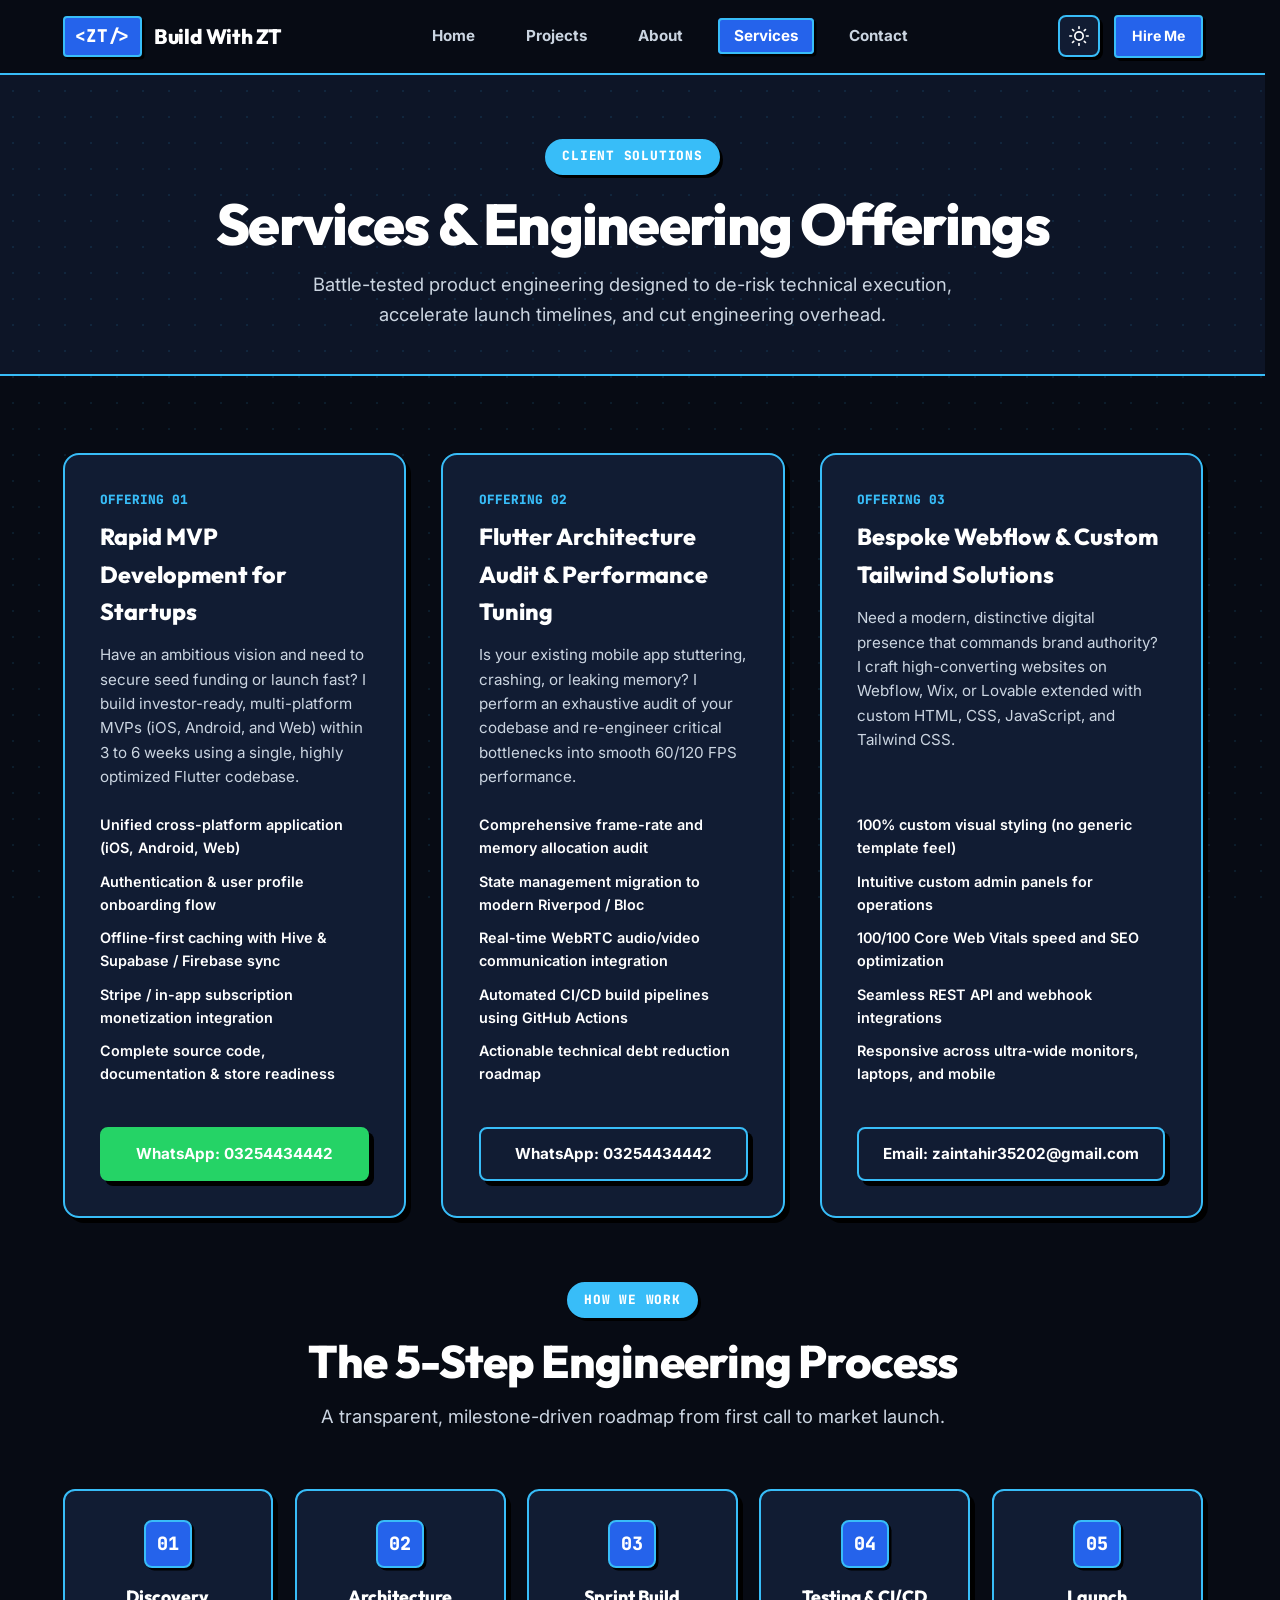
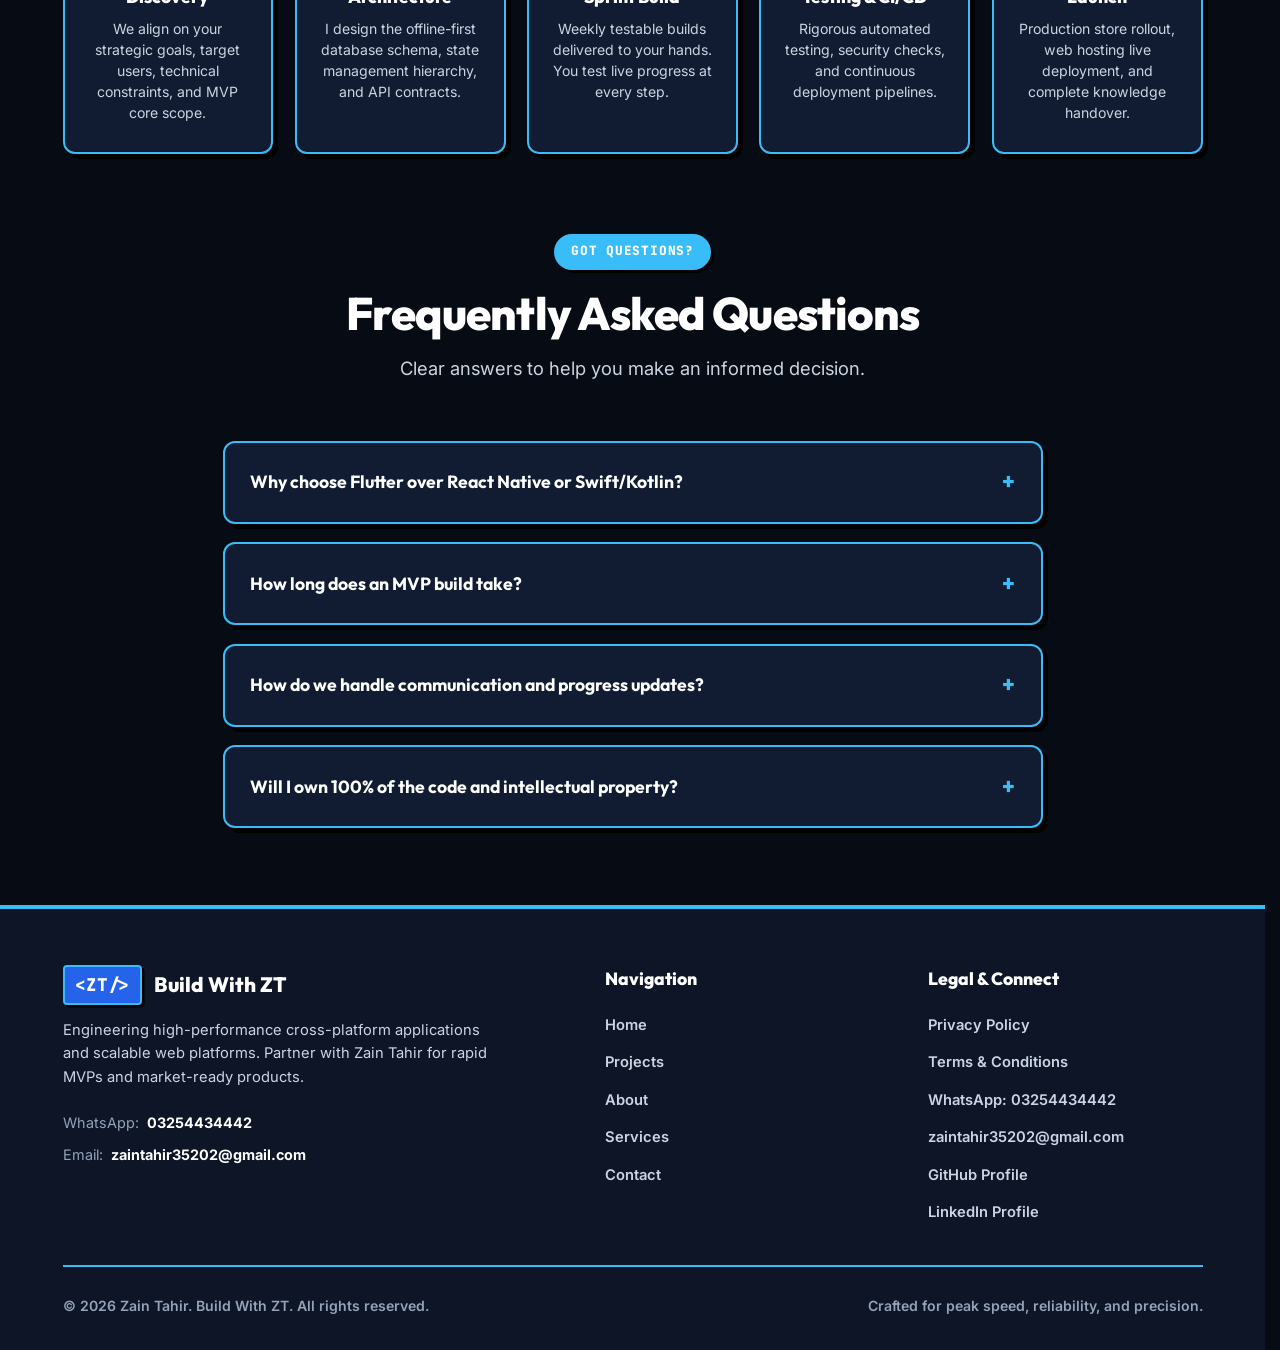
<file: services.html>
<!DOCTYPE html>
<html lang="en" data-theme="dark">
<head>
  <meta charset="UTF-8">
  <meta name="viewport" content="width=device-width, initial-scale=1.0">
  <meta http-equiv="Content-Security-Policy" content="upgrade-insecure-requests">
  <meta http-equiv="X-Content-Type-Options" content="nosniff">
  <meta name="referrer" content="strict-origin-when-cross-origin">
  <meta name="description" content="Engineering services by Zain Tahir (Build With ZT). Rapid MVP engineering, Flutter performance audits, and high-conversion web development.">
  <meta name="keywords" content="Build With ZT, Zain Tahir, Flutter Services, MVP Development, Mobile App Consulting, Webflow, Tailwind CSS">
  <meta name="author" content="Zain Tahir">
  <link rel="canonical" href="https://zaintahir2025.github.io/build-with-zt/services.html">

  <!-- Open Graph / Facebook -->
  <meta property="og:type" content="website">
  <meta property="og:url" content="https://zaintahir2025.github.io/build-with-zt/services.html">
  <meta property="og:title" content="Services &amp; Solutions | Build With ZT">
  <meta property="og:description" content="Engineering services by Zain Tahir. Rapid MVP engineering, Flutter performance audits, and high-conversion web development.">
  <meta property="og:image" content="https://zaintahir2025.github.io/build-with-zt/og-image.svg">
  <meta property="og:site_name" content="Build With ZT">

  <!-- Twitter -->
  <meta name="twitter:card" content="summary_large_image">
  <meta name="twitter:title" content="Services &amp; Solutions | Build With ZT">
  <meta name="twitter:description" content="Engineering services by Zain Tahir. Rapid MVP engineering, Flutter performance audits, and high-conversion web development.">
  <meta name="twitter:image" content="https://zaintahir2025.github.io/build-with-zt/og-image.svg">

  <title>Services &amp; Solutions | Build With ZT</title>
  
  <link rel="icon" type="image/svg+xml" href="favicon.svg">
  <link rel="preconnect" href="https://fonts.googleapis.com">
  <link rel="preconnect" href="https://fonts.gstatic.com" crossorigin>
  <link href="https://fonts.googleapis.com/css2?family=Inter:wght@300;400;500;600;700&family=Outfit:wght@500;600;700;800&family=JetBrains+Mono:wght@400;500&display=swap" rel="stylesheet">
  <link rel="stylesheet" href="styles.css">
</head>
<body>

  <div class="ambient-glow" aria-hidden="true">
    <div class="glow-orb orb-1"></div>
    <div class="glow-orb orb-2"></div>
    <div class="glow-orb orb-3"></div>
  </div>

  <header class="site-header">
    <div class="header-inner container">
      <a href="index.html" class="brand-logo" aria-label="Build With ZT Home">
        <span class="logo-symbol">&lt;ZT/&gt;</span>
        <span class="logo-text">Build With ZT</span>
      </a>

      <nav class="main-nav" aria-label="Main Navigation">
        <ul class="nav-links">
          <li><a href="index.html" class="nav-link">Home</a></li>
          <li><a href="projects.html" class="nav-link">Projects</a></li>
          <li><a href="about.html" class="nav-link">About</a></li>
          <li><a href="services.html" class="nav-link active">Services</a></li>
          <li><a href="contact.html" class="nav-link">Contact</a></li>
        </ul>
      </nav>

      <div class="header-actions">
        <button id="themeToggle" class="theme-toggle" aria-label="Toggle theme">
          <svg class="sun-icon" xmlns="http://www.w3.org/2000/svg" width="20" height="20" viewBox="0 0 24 24" fill="none" stroke="currentColor" stroke-width="2" stroke-linecap="round" stroke-linejoin="round"><circle cx="12" cy="12" r="5"/><line x1="12" y1="1" x2="12" y2="3"/><line x1="12" y1="21" x2="12" y2="23"/><line x1="4.22" y1="4.22" x2="5.64" y2="5.64"/><line x1="18.36" y1="18.36" x2="19.78" y2="19.78"/><line x1="1" y1="12" x2="3" y2="12"/><line x1="21" y1="12" x2="23" y2="12"/><line x1="4.22" y1="19.78" x2="5.64" y2="18.36"/><line x1="18.36" y1="5.64" x2="19.78" y2="4.22"/></svg>
          <svg class="moon-icon" xmlns="http://www.w3.org/2000/svg" width="20" height="20" viewBox="0 0 24 24" fill="none" stroke="currentColor" stroke-width="2" stroke-linecap="round" stroke-linejoin="round"><path d="M21 12.79A9 9 0 1 1 11.21 3 7 7 0 0 0 21 12.79z"/></svg>
        </button>
        <a href="https://wa.me/923254434442" target="_blank" rel="noopener noreferrer" class="btn btn-sm btn-primary hide-mobile">Hire Me</a>
        <button id="menuToggle" class="menu-toggle" aria-label="Toggle menu" aria-expanded="false">
          <span class="bar"></span>
          <span class="bar"></span>
          <span class="bar"></span>
        </button>
      </div>
    </div>
  </header>

  <aside id="mobileDrawer" class="mobile-drawer" aria-hidden="true">
    <nav class="mobile-nav">
      <ul>
        <li><a href="index.html" class="mobile-link">Home</a></li>
        <li><a href="projects.html" class="mobile-link">Projects</a></li>
        <li><a href="about.html" class="mobile-link">About</a></li>
        <li><a href="services.html" class="mobile-link active">Services</a></li>
        <li><a href="contact.html" class="mobile-link">Contact</a></li>
      </ul>
      <div class="mobile-drawer-cta">
        <a href="https://wa.me/923254434442" target="_blank" rel="noopener noreferrer" class="btn btn-primary btn-block">Chat on WhatsApp</a>
      </div>
    </nav>
  </aside>

  <main id="main-content">
    
    <header class="page-header">
      <div class="container">
        <span class="section-tag">Client Solutions</span>
        <h1 class="page-title">Services & Engineering Offerings</h1>
        <p class="section-subtitle" style="max-width: 680px; margin: 0 auto;">
          Battle-tested product engineering designed to de-risk technical execution, accelerate launch timelines, and cut engineering overhead.
        </p>
      </div>
    </header>

    <!-- Services Catalog -->
    <section class="section">
      <div class="container">
        
        <div class="services-catalog">
          
          <!-- Service 1 -->
          <div class="service-offering-card glass-panel">
            <span class="offering-badge">Offering 01</span>
            <h2 class="offering-title">Rapid MVP Development for Startups</h2>
            <p class="offering-desc">
              Have an ambitious vision and need to secure seed funding or launch fast? I build investor-ready, multi-platform MVPs (iOS, Android, and Web) within 3 to 6 weeks using a single, highly optimized Flutter codebase.
            </p>
            <ul class="offering-deliverables">
              <li>Unified cross-platform application (iOS, Android, Web)</li>
              <li>Authentication & user profile onboarding flow</li>
              <li>Offline-first caching with Hive & Supabase / Firebase sync</li>
              <li>Stripe / in-app subscription monetization integration</li>
              <li>Complete source code, documentation & store readiness</li>
            </ul>
            <a href="https://wa.me/923254434442" target="_blank" rel="noopener noreferrer" class="btn btn-primary btn-block" style="margin-top: 1rem; background:#25d366;border-color:#25d366;color:#ffffff;">
              <span>WhatsApp: 03254434442</span>
            </a>
          </div>

          <!-- Service 2 -->
          <div class="service-offering-card glass-panel">
            <span class="offering-badge">Offering 02</span>
            <h2 class="offering-title">Flutter Architecture Audit & Performance Tuning</h2>
            <p class="offering-desc">
              Is your existing mobile app stuttering, crashing, or leaking memory? I perform an exhaustive audit of your codebase and re-engineer critical bottlenecks into smooth 60/120 FPS performance.
            </p>
            <ul class="offering-deliverables">
              <li>Comprehensive frame-rate and memory allocation audit</li>
              <li>State management migration to modern Riverpod / Bloc</li>
              <li>Real-time WebRTC audio/video communication integration</li>
              <li>Automated CI/CD build pipelines using GitHub Actions</li>
              <li>Actionable technical debt reduction roadmap</li>
            </ul>
            <a href="https://wa.me/923254434442" target="_blank" rel="noopener noreferrer" class="btn btn-outline btn-block" style="margin-top: 1rem;">
              <span>WhatsApp: 03254434442</span>
            </a>
          </div>

          <!-- Service 3 -->
          <div class="service-offering-card glass-panel">
            <span class="offering-badge">Offering 03</span>
            <h2 class="offering-title">Bespoke Webflow & Custom Tailwind Solutions</h2>
            <p class="offering-desc">
              Need a modern, distinctive digital presence that commands brand authority? I craft high-converting websites on Webflow, Wix, or Lovable extended with custom HTML, CSS, JavaScript, and Tailwind CSS.
            </p>
            <ul class="offering-deliverables">
              <li>100% custom visual styling (no generic template feel)</li>
              <li>Intuitive custom admin panels for operations</li>
              <li>100/100 Core Web Vitals speed and SEO optimization</li>
              <li>Seamless REST API and webhook integrations</li>
              <li>Responsive across ultra-wide monitors, laptops, and mobile</li>
            </ul>
            <a href="mailto:zaintahir35202@gmail.com" class="btn btn-outline btn-block" style="margin-top: 1rem;">
              <span>Email: zaintahir35202@gmail.com</span>
            </a>
          </div>

        </div>

        <!-- 5-Step Process Roadmap -->
        <div class="section-header text-center" style="margin-top: 4rem;">
          <span class="section-tag">How We Work</span>
          <h2 class="section-title">The 5-Step Engineering Process</h2>
          <p class="section-subtitle">A transparent, milestone-driven roadmap from first call to market launch.</p>
        </div>

        <div class="process-timeline">
          
          <div class="process-step glass-panel">
            <div class="step-number">01</div>
            <h3 class="step-title">Discovery</h3>
            <p class="step-desc">We align on your strategic goals, target users, technical constraints, and MVP core scope.</p>
          </div>

          <div class="process-step glass-panel">
            <div class="step-number">02</div>
            <h3 class="step-title">Architecture</h3>
            <p class="step-desc">I design the offline-first database schema, state management hierarchy, and API contracts.</p>
          </div>

          <div class="process-step glass-panel">
            <div class="step-number">03</div>
            <h3 class="step-title">Sprint Build</h3>
            <p class="step-desc">Weekly testable builds delivered to your hands. You test live progress at every step.</p>
          </div>

          <div class="process-step glass-panel">
            <div class="step-number">04</div>
            <h3 class="step-title">Testing & CI/CD</h3>
            <p class="step-desc">Rigorous automated testing, security checks, and continuous deployment pipelines.</p>
          </div>

          <div class="process-step glass-panel">
            <div class="step-number">05</div>
            <h3 class="step-title">Launch</h3>
            <p class="step-desc">Production store rollout, web hosting live deployment, and complete knowledge handover.</p>
          </div>

        </div>

        <!-- FAQ Accordion -->
        <div class="section-header text-center" style="margin-top: 5rem;">
          <span class="section-tag">Got Questions?</span>
          <h2 class="section-title">Frequently Asked Questions</h2>
          <p class="section-subtitle">Clear answers to help you make an informed decision.</p>
        </div>

        <div class="faq-grid">
          
          <div class="faq-item">
            <div class="faq-question">
              <span>Why choose Flutter over React Native or Swift/Kotlin?</span>
              <span class="faq-toggle-icon">+</span>
            </div>
            <div class="faq-answer">
              Flutter renders directly via Impeller/Skia down to the GPU, guaranteeing identical 60/120 FPS performance and pixel-perfect UI fidelity across iOS, Android, and Web from a single codebase. This cuts development and maintenance costs in half without any sacrifice in native quality.
            </div>
          </div>

          <div class="faq-item">
            <div class="faq-question">
              <span>How long does an MVP build take?</span>
              <span class="faq-toggle-icon">+</span>
            </div>
            <div class="faq-answer">
              A standard investor-ready MVP typically takes between 3 to 6 weeks, depending on complexity. Because I utilize proven architectures with Supabase/Firebase and automated CI/CD templates, we avoid reinventing boilerplate and focus immediately on your core value proposition.
            </div>
          </div>

          <div class="faq-item">
            <div class="faq-question">
              <span>How do we handle communication and progress updates?</span>
              <span class="faq-toggle-icon">+</span>
            </div>
            <div class="faq-answer">
              You receive weekly sprint updates, live testable demo links, and direct communication via Slack, WhatsApp, or email. You will always know what is being built, what is completed, and what is next.
            </div>
          </div>

          <div class="faq-item">
            <div class="faq-question">
              <span>Will I own 100% of the code and intellectual property?</span>
              <span class="faq-toggle-icon">+</span>
            </div>
            <div class="faq-answer">
              Yes, absolutely. All repository code, database schemas, graphic assets, and deployment keys are transferred directly to your organization upon project completion. Zero vendor lock-in.
            </div>
          </div>

        </div>

      </div>
    </section>

  </main>

  <!-- Clean, Perfectly Aligned Footer -->
  <footer class="site-footer">
    <div class="container">
      <div class="footer-columns">
        <div class="footer-brand">
          <a href="index.html" class="footer-brand-title">
            <span class="logo-symbol">&lt;ZT/&gt;</span>
            <span>Build With ZT</span>
          </a>
          <p class="footer-bio">
            Engineering high-performance cross-platform applications and scalable web platforms. Partner with Zain Tahir for rapid MVPs and market-ready products.
          </p>
          <div class="footer-direct-lines">
            <div class="footer-line-item">
              <span>WhatsApp:</span>
              <a href="https://wa.me/923254434442" target="_blank" rel="noopener noreferrer">03254434442</a>
            </div>
            <div class="footer-line-item">
              <span>Email:</span>
              <a href="mailto:zaintahir35202@gmail.com">zaintahir35202@gmail.com</a>
            </div>
          </div>
        </div>

        <div class="footer-col">
          <h4 class="footer-col-title">Navigation</h4>
          <ul class="footer-nav-list">
            <li><a href="index.html">Home</a></li>
            <li><a href="projects.html">Projects</a></li>
            <li><a href="about.html">About</a></li>
            <li><a href="services.html">Services</a></li>
            <li><a href="contact.html">Contact</a></li>
          </ul>
        </div>

        <div class="footer-col">
          <h4 class="footer-col-title">Legal &amp; Connect</h4>
          <ul class="footer-nav-list">
            <li><a href="privacy.html">Privacy Policy</a></li>
            <li><a href="terms.html">Terms &amp; Conditions</a></li>
            <li><a href="https://wa.me/923254434442" target="_blank" rel="noopener noreferrer">WhatsApp: 03254434442</a></li>
            <li><a href="mailto:zaintahir35202@gmail.com">zaintahir35202@gmail.com</a></li>
            <li><a href="https://github.com/zaintahir2025" target="_blank" rel="noopener noreferrer">GitHub Profile</a></li>
            <li><a href="https://www.linkedin.com/in/zain-tahir-2k25" target="_blank" rel="noopener noreferrer">LinkedIn Profile</a></li>
          </ul>
        </div>
      </div>

      <div class="footer-bottom-bar">
        <p>&copy; 2026 Zain Tahir. Build With ZT. All rights reserved.</p>
        <p>Crafted for peak speed, reliability, and precision.</p>
      </div>
    </div>
  </footer>

  <!-- Cookie Consent Banner -->
  <aside id="cookieConsentBanner" class="cookie-consent-banner" aria-label="Privacy and Cookie Consent" role="dialog">
    <div class="cookie-consent-content">
      <div class="cookie-consent-icon">
        <svg xmlns="http://www.w3.org/2000/svg" width="22" height="22" viewBox="0 0 24 24" fill="none" stroke="currentColor" stroke-width="2" stroke-linecap="round" stroke-linejoin="round"><path d="M12 22s8-4 8-10V5l-8-3-8 3v7c0 6 8 10 8 10z"></path></svg>
      </div>
      <div class="cookie-consent-text">
        <p><strong>Privacy &amp; Cookie Notice:</strong> We store local preferences (such as your chosen dark/light UI theme) and use anonymous outbound analytics to ensure optimal performance. No third-party trackers are used. Learn more in our <a href="privacy.html">Privacy Policy</a>.</p>
      </div>
    </div>
    <div class="cookie-consent-actions">
      <button type="button" id="declineCookieBtn" class="btn btn-outline" style="padding: 0.4rem 0.9rem; font-size: 0.85rem;">Decline</button>
      <button type="button" id="acceptCookieBtn" class="btn btn-primary" style="padding: 0.4rem 1.1rem; font-size: 0.85rem;">Accept</button>
    </div>
  </aside>

  <script src="script.js"></script>
</body>
</html>
</file>
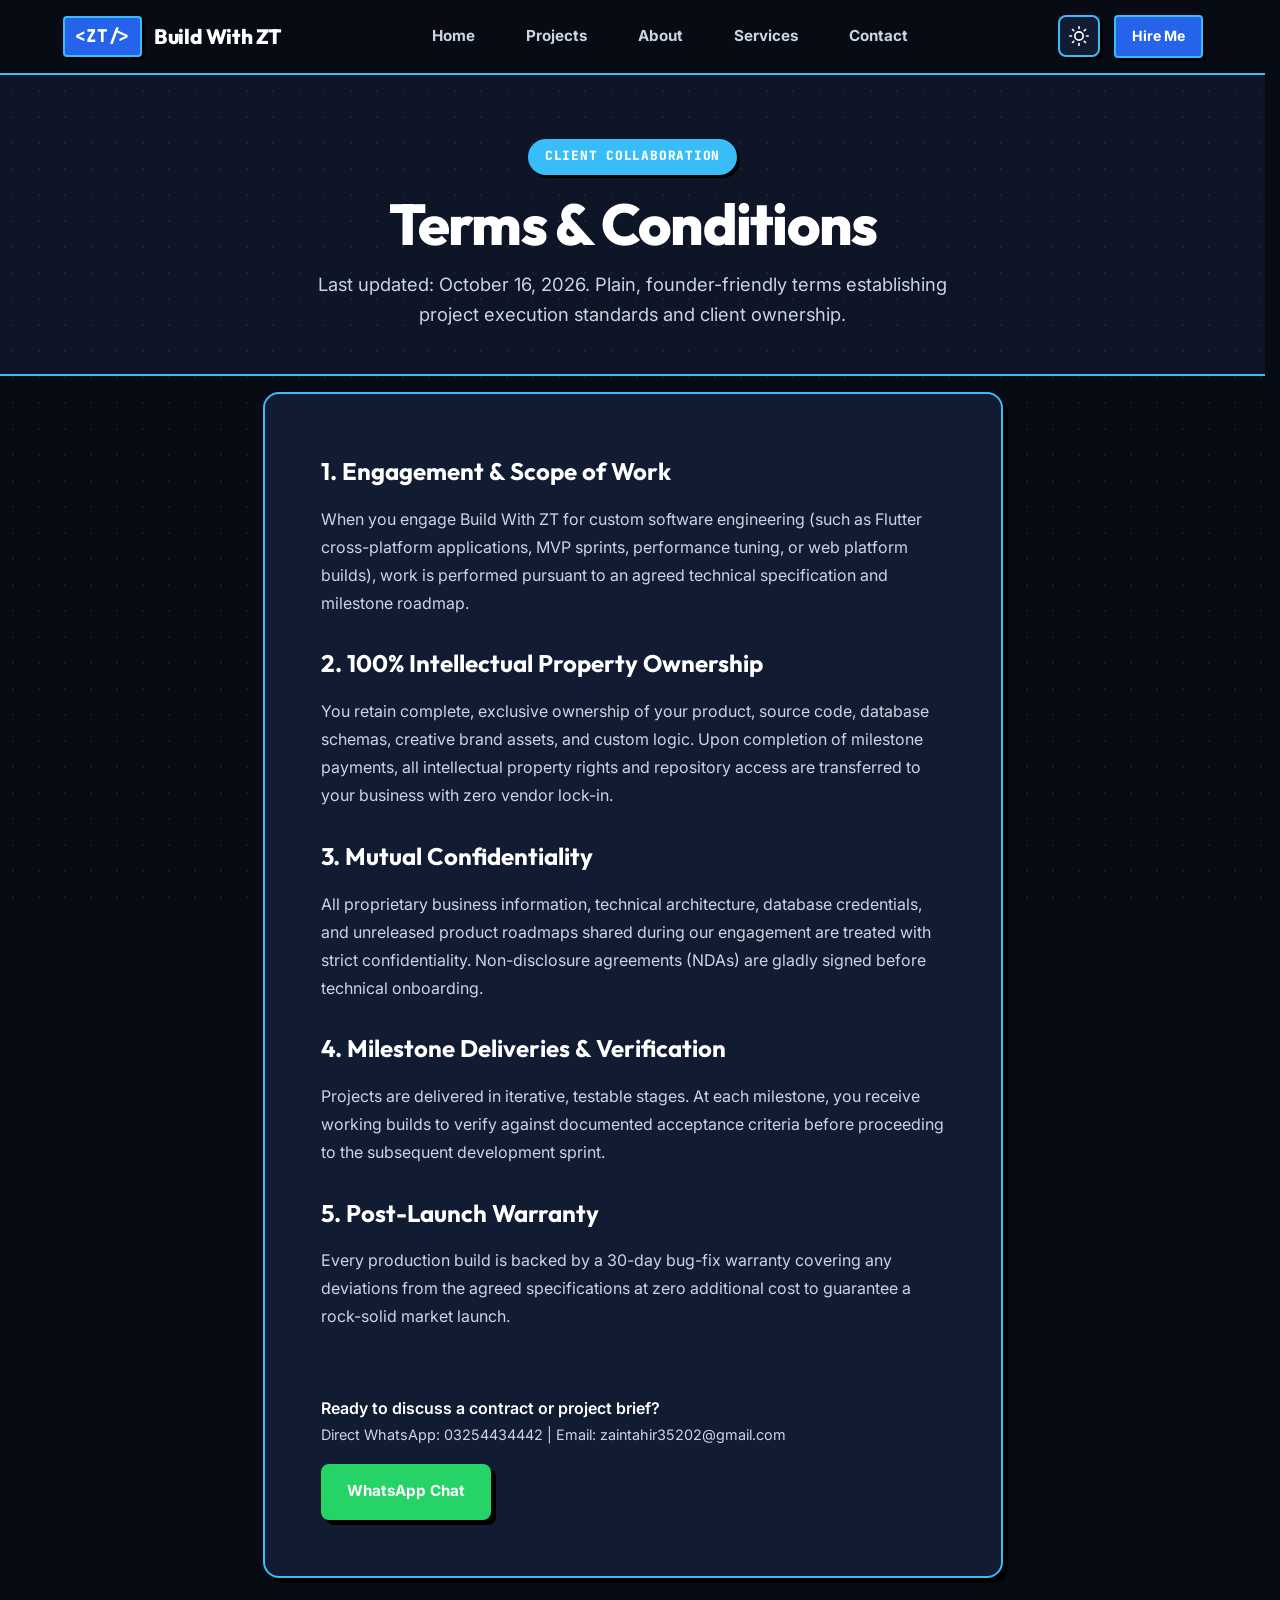
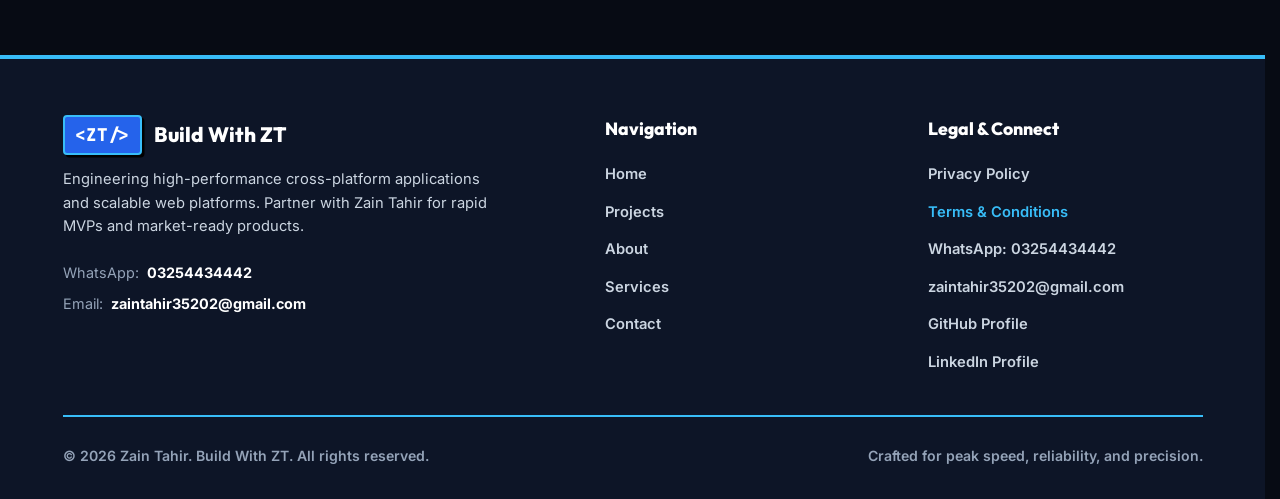
<file: terms.html>
<!DOCTYPE html>
<html lang="en" data-theme="dark">
<head>
  <meta charset="UTF-8">
  <meta name="viewport" content="width=device-width, initial-scale=1.0">
  <meta http-equiv="Content-Security-Policy" content="upgrade-insecure-requests">
  <meta http-equiv="X-Content-Type-Options" content="nosniff">
  <meta name="referrer" content="strict-origin-when-cross-origin">
  <meta name="description" content="Terms and Conditions for Build With ZT (Zain Tahir). Clear, founder-friendly terms covering 100% intellectual property ownership, milestone deliveries, and confidentiality.">
  <meta name="author" content="Zain Tahir">
  <link rel="canonical" href="https://zaintahir2025.github.io/build-with-zt/terms.html">

  <!-- Open Graph / Facebook -->
  <meta property="og:type" content="website">
  <meta property="og:url" content="https://zaintahir2025.github.io/build-with-zt/terms.html">
  <meta property="og:title" content="Terms &amp; Conditions | Build With ZT">
  <meta property="og:description" content="Founder-friendly engineering terms covering 100% IP ownership, confidentiality, and milestone deliveries.">
  <meta property="og:image" content="https://zaintahir2025.github.io/build-with-zt/og-image.svg">
  <meta property="og:site_name" content="Build With ZT">

  <!-- Twitter -->
  <meta name="twitter:card" content="summary_large_image">
  <meta name="twitter:title" content="Terms &amp; Conditions | Build With ZT">
  <meta name="twitter:description" content="Founder-friendly engineering terms covering 100% IP ownership, confidentiality, and milestone deliveries.">
  <meta name="twitter:image" content="https://zaintahir2025.github.io/build-with-zt/og-image.svg">

  <title>Terms &amp; Conditions | Build With ZT</title>
  
  <link rel="icon" type="image/svg+xml" href="favicon.svg">
  <link rel="preconnect" href="https://fonts.googleapis.com">
  <link rel="preconnect" href="https://fonts.gstatic.com" crossorigin>
  <link href="https://fonts.googleapis.com/css2?family=Inter:wght@300;400;500;600;700&family=Outfit:wght@500;600;700;800&family=JetBrains+Mono:wght@400;500&display=swap" rel="stylesheet">
  <link rel="stylesheet" href="styles.css">
</head>
<body>

  <div class="ambient-glow" aria-hidden="true">
    <div class="glow-orb orb-1"></div>
    <div class="glow-orb orb-2"></div>
    <div class="glow-orb orb-3"></div>
  </div>

  <header class="site-header">
    <div class="header-inner container">
      <a href="index.html" class="brand-logo" aria-label="Build With ZT Home">
        <span class="logo-symbol">&lt;ZT/&gt;</span>
        <span class="logo-text">Build With ZT</span>
      </a>

      <nav class="main-nav" aria-label="Main Navigation">
        <ul class="nav-links">
          <li><a href="index.html" class="nav-link">Home</a></li>
          <li><a href="projects.html" class="nav-link">Projects</a></li>
          <li><a href="about.html" class="nav-link">About</a></li>
          <li><a href="services.html" class="nav-link">Services</a></li>
          <li><a href="contact.html" class="nav-link">Contact</a></li>
        </ul>
      </nav>

      <div class="header-actions">
        <button id="themeToggle" class="theme-toggle" aria-label="Toggle theme">
          <svg class="sun-icon" xmlns="http://www.w3.org/2000/svg" width="20" height="20" viewBox="0 0 24 24" fill="none" stroke="currentColor" stroke-width="2" stroke-linecap="round" stroke-linejoin="round"><circle cx="12" cy="12" r="5"/><line x1="12" y1="1" x2="12" y2="3"/><line x1="12" y1="21" x2="12" y2="23"/><line x1="4.22" y1="4.22" x2="5.64" y2="5.64"/><line x1="18.36" y1="18.36" x2="19.78" y2="19.78"/><line x1="1" y1="12" x2="3" y2="12"/><line x1="21" y1="12" x2="23" y2="12"/><line x1="4.22" y1="19.78" x2="5.64" y2="18.36"/><line x1="18.36" y1="5.64" x2="19.78" y2="4.22"/></svg>
          <svg class="moon-icon" xmlns="http://www.w3.org/2000/svg" width="20" height="20" viewBox="0 0 24 24" fill="none" stroke="currentColor" stroke-width="2" stroke-linecap="round" stroke-linejoin="round"><path d="M21 12.79A9 9 0 1 1 11.21 3 7 7 0 0 0 21 12.79z"/></svg>
        </button>
        <a href="https://wa.me/923254434442" target="_blank" rel="noopener noreferrer" class="btn btn-sm btn-primary hide-mobile">Hire Me</a>
        <button id="menuToggle" class="menu-toggle" aria-label="Toggle menu" aria-expanded="false">
          <span class="bar"></span>
          <span class="bar"></span>
          <span class="bar"></span>
        </button>
      </div>
    </div>
  </header>

  <aside id="mobileDrawer" class="mobile-drawer" aria-hidden="true">
    <nav class="mobile-nav">
      <ul>
        <li><a href="index.html" class="mobile-link">Home</a></li>
        <li><a href="projects.html" class="mobile-link">Projects</a></li>
        <li><a href="about.html" class="mobile-link">About</a></li>
        <li><a href="services.html" class="mobile-link">Services</a></li>
        <li><a href="contact.html" class="mobile-link">Contact</a></li>
      </ul>
      <div class="mobile-drawer-cta">
        <a href="https://wa.me/923254434442" target="_blank" rel="noopener noreferrer" class="btn btn-primary btn-block">Chat on WhatsApp</a>
      </div>
    </nav>
  </aside>

  <main id="main-content">
    
    <header class="page-header">
      <div class="container">
        <span class="section-tag">Client Collaboration</span>
        <h1 class="page-title">Terms &amp; Conditions</h1>
        <p class="section-subtitle" style="max-width: 680px; margin: 0 auto;">
          Last updated: October 16, 2026. Plain, founder-friendly terms establishing project execution standards and client ownership.
        </p>
      </div>
    </header>

    <section class="section" style="padding-top: 1rem;">
      <div class="container" style="max-width: 820px;">
        <article class="glass-panel" style="padding: clamp(2rem, 5vw, 3.5rem); line-height: 1.75;">
          
          <h2 style="font-family: var(--font-heading); font-size: 1.5rem; margin-block-end: 0.8rem; color: var(--text-primary);">
            1. Engagement &amp; Scope of Work
          </h2>
          <p style="color: var(--text-secondary); margin-block-end: 1.6rem;">
            When you engage Build With ZT for custom software engineering (such as Flutter cross-platform applications, MVP sprints, performance tuning, or web platform builds), work is performed pursuant to an agreed technical specification and milestone roadmap.
          </p>

          <h2 style="font-family: var(--font-heading); font-size: 1.5rem; margin-block-end: 0.8rem; color: var(--text-primary);">
            2. 100% Intellectual Property Ownership
          </h2>
          <p style="color: var(--text-secondary); margin-block-end: 1.6rem;">
            You retain complete, exclusive ownership of your product, source code, database schemas, creative brand assets, and custom logic. Upon completion of milestone payments, all intellectual property rights and repository access are transferred to your business with zero vendor lock-in.
          </p>

          <h2 style="font-family: var(--font-heading); font-size: 1.5rem; margin-block-end: 0.8rem; color: var(--text-primary);">
            3. Mutual Confidentiality
          </h2>
          <p style="color: var(--text-secondary); margin-block-end: 1.6rem;">
            All proprietary business information, technical architecture, database credentials, and unreleased product roadmaps shared during our engagement are treated with strict confidentiality. Non-disclosure agreements (NDAs) are gladly signed before technical onboarding.
          </p>

          <h2 style="font-family: var(--font-heading); font-size: 1.5rem; margin-block-end: 0.8rem; color: var(--text-primary);">
            4. Milestone Deliveries &amp; Verification
          </h2>
          <p style="color: var(--text-secondary); margin-block-end: 1.6rem;">
            Projects are delivered in iterative, testable stages. At each milestone, you receive working builds to verify against documented acceptance criteria before proceeding to the subsequent development sprint.
          </p>

          <h2 style="font-family: var(--font-heading); font-size: 1.5rem; margin-block-end: 0.8rem; color: var(--text-primary);">
            5. Post-Launch Warranty
          </h2>
          <p style="color: var(--text-secondary); margin-block-end: 1.6rem;">
            Every production build is backed by a 30-day bug-fix warranty covering any deviations from the agreed specifications at zero additional cost to guarantee a rock-solid market launch.
          </p>

          <div style="margin-top: 2.5rem; padding-top: 1.5rem; border-top: 1px solid var(--border-subtle); display: flex; justify-content: space-between; align-items: center; flex-wrap: wrap; gap: 1rem;">
            <div>
              <p style="font-weight: 600; color: var(--text-primary);">Ready to discuss a contract or project brief?</p>
              <p style="font-size: 0.9rem; color: var(--text-secondary);">Direct WhatsApp: 03254434442 | Email: zaintahir35202@gmail.com</p>
            </div>
            <a href="https://wa.me/923254434442" target="_blank" rel="noopener noreferrer" class="btn btn-primary" style="background:#25d366;border-color:#25d366;color:#ffffff;">
              <span>WhatsApp Chat</span>
            </a>
          </div>

        </article>
      </div>
    </section>

  </main>

  <!-- Clean, Perfectly Aligned Footer -->
  <footer class="site-footer">
    <div class="container">
      <div class="footer-columns">
        <div class="footer-brand">
          <a href="index.html" class="footer-brand-title">
            <span class="logo-symbol">&lt;ZT/&gt;</span>
            <span>Build With ZT</span>
          </a>
          <p class="footer-bio">
            Engineering high-performance cross-platform applications and scalable web platforms. Partner with Zain Tahir for rapid MVPs and market-ready products.
          </p>
          <div class="footer-direct-lines">
            <div class="footer-line-item">
              <span>WhatsApp:</span>
              <a href="https://wa.me/923254434442" target="_blank" rel="noopener noreferrer">03254434442</a>
            </div>
            <div class="footer-line-item">
              <span>Email:</span>
              <a href="mailto:zaintahir35202@gmail.com">zaintahir35202@gmail.com</a>
            </div>
          </div>
        </div>

        <div class="footer-col">
          <h4 class="footer-col-title">Navigation</h4>
          <ul class="footer-nav-list">
            <li><a href="index.html">Home</a></li>
            <li><a href="projects.html">Projects</a></li>
            <li><a href="about.html">About</a></li>
            <li><a href="services.html">Services</a></li>
            <li><a href="contact.html">Contact</a></li>
          </ul>
        </div>

        <div class="footer-col">
          <h4 class="footer-col-title">Legal &amp; Connect</h4>
          <ul class="footer-nav-list">
            <li><a href="privacy.html">Privacy Policy</a></li>
            <li><a href="terms.html" style="color: var(--accent-blue-light);">Terms &amp; Conditions</a></li>
            <li><a href="https://wa.me/923254434442" target="_blank" rel="noopener noreferrer">WhatsApp: 03254434442</a></li>
            <li><a href="mailto:zaintahir35202@gmail.com">zaintahir35202@gmail.com</a></li>
            <li><a href="https://github.com/zaintahir2025" target="_blank" rel="noopener noreferrer">GitHub Profile</a></li>
            <li><a href="https://www.linkedin.com/in/zain-tahir-2k25" target="_blank" rel="noopener noreferrer">LinkedIn Profile</a></li>
          </ul>
        </div>
      </div>

      <div class="footer-bottom-bar">
        <p>&copy; 2026 Zain Tahir. Build With ZT. All rights reserved.</p>
        <p>Crafted for peak speed, reliability, and precision.</p>
      </div>
    </div>
  </footer>

  <!-- Cookie Consent Banner -->
  <aside id="cookieConsentBanner" class="cookie-consent-banner" aria-label="Privacy and Cookie Consent" role="dialog">
    <div class="cookie-consent-content">
      <div class="cookie-consent-icon">
        <svg xmlns="http://www.w3.org/2000/svg" width="22" height="22" viewBox="0 0 24 24" fill="none" stroke="currentColor" stroke-width="2" stroke-linecap="round" stroke-linejoin="round"><path d="M12 22s8-4 8-10V5l-8-3-8 3v7c0 6 8 10 8 10z"></path></svg>
      </div>
      <div class="cookie-consent-text">
        <p><strong>Privacy &amp; Cookie Notice:</strong> We store local preferences (such as your chosen dark/light UI theme) and use anonymous outbound analytics to ensure optimal performance. No third-party trackers are used. Learn more in our <a href="privacy.html">Privacy Policy</a>.</p>
      </div>
    </div>
    <div class="cookie-consent-actions">
      <button type="button" id="declineCookieBtn" class="btn btn-outline" style="padding: 0.4rem 0.9rem; font-size: 0.85rem;">Decline</button>
      <button type="button" id="acceptCookieBtn" class="btn btn-primary" style="padding: 0.4rem 1.1rem; font-size: 0.85rem;">Accept</button>
    </div>
  </aside>

  <script src="script.js"></script>
</body>
</html>
</file>
<file: styles.css>
/* ==========================================================================
   Build With ZT: Neobrutalism Design System
   High Contrast, Bold Borders, Hard Offset Shadows, and Tactile Micro-Interactions
   ========================================================================== */

/* ::::::::::::::::::::::::::::::::::::::::::::::::::::::::::::::::::::::::::
   1. Design Tokens and Theme Variables (Neobrutalism Tech Blue)
   :::::::::::::::::::::::::::::::::::::::::::::::::::::::::::::::::::::::::: */
:root {
  /* Dark Mode Default: Cyber Neobrutalism */
  --bg-primary: #070b14;
  --bg-secondary: #0d1527;
  --bg-card: #111c33;
  --bg-card-hover: #172442;
  --bg-surface: #0a0f1d;
  --bg-surface-elevated: #16223d;

  --text-primary: #ffffff;
  --text-secondary: #cbd5e1;
  --text-muted: #94a3b8;
  --text-inverse: #0f172a;

  /* Tech Blue Accents */
  --accent-blue: #2563eb;
  --accent-blue-light: #38bdf8;
  --accent-blue-hover: #1d4ed8;
  --accent-cyan: #06b6d4;
  --accent-indigo: #6366f1;
  --accent-whatsapp: #25d366;
  --accent-whatsapp-hover: #22c55e;

  /* Neobrutalist Architecture Tokens (Dark Mode) */
  --neo-border-width: 2.5px;
  --neo-border-color: #38bdf8;
  --neo-border: var(--neo-border-width) solid var(--neo-border-color);
  --neo-border-subtle: 2px solid rgba(56, 189, 248, 0.4);

  --neo-shadow-color: #000000;
  --neo-shadow-sm: 3px 3px 0px var(--neo-shadow-color);
  --neo-shadow: 5px 5px 0px var(--neo-shadow-color);
  --neo-shadow-lg: 8px 8px 0px var(--neo-shadow-color);
  --neo-shadow-hover: 7px 7px 0px var(--neo-shadow-color);
  --neo-shadow-accent: 5px 5px 0px #2563eb;

  --neo-dot-color: rgba(56, 189, 248, 0.12);
  --neo-dot-opacity: 0.85;

  /* Fonts */
  --font-sans: 'Inter', -apple-system, BlinkMacSystemFont, 'Segoe UI', Roboto, sans-serif;
  --font-heading: 'Outfit', sans-serif;
  --font-mono: 'JetBrains Mono', monospace;

  /* Brutalist Corner Geometry */
  --radius-xs: 4px;
  --radius-sm: 8px;
  --radius-md: 12px;
  --radius-lg: 16px;
  --radius-pill: 999px;

  /* Motion */
  --transition-fast: 120ms cubic-bezier(0.2, 0, 0, 1);
  --transition-normal: 200ms cubic-bezier(0.2, 0, 0, 1);
}

/* Light Mode: Classic Bold Neobrutalism */
[data-theme="light"] {
  --bg-primary: #fdfbf7;
  --bg-secondary: #f4efe6;
  --bg-card: #ffffff;
  --bg-card-hover: #ffffff;
  --bg-surface: #ffffff;
  --bg-surface-elevated: #f8fafc;

  --text-primary: #0f172a;
  --text-secondary: #334155;
  --text-muted: #64748b;
  --text-inverse: #ffffff;

  --accent-blue: #2563eb;
  --accent-blue-light: #2563eb;
  --accent-blue-hover: #1d4ed8;
  --accent-cyan: #0284c7;

  /* Neobrutalist Architecture Tokens (Light Mode) */
  --neo-border-width: 3px;
  --neo-border-color: #0f172a;
  --neo-border: var(--neo-border-width) solid var(--neo-border-color);
  --neo-border-subtle: 2px solid #0f172a;

  --neo-shadow-color: #0f172a;
  --neo-shadow-sm: 3px 3px 0px var(--neo-shadow-color);
  --neo-shadow: 5px 5px 0px var(--neo-shadow-color);
  --neo-shadow-lg: 8px 8px 0px var(--neo-shadow-color);
  --neo-shadow-hover: 7px 7px 0px var(--neo-shadow-color);
  --neo-shadow-accent: 5px 5px 0px #0f172a;

  --neo-dot-color: rgba(15, 23, 42, 0.08);
  --neo-dot-opacity: 0.9;
}

/* ::::::::::::::::::::::::::::::::::::::::::::::::::::::::::::::::::::::::::
   2. Reset and Structural Foundations
   :::::::::::::::::::::::::::::::::::::::::::::::::::::::::::::::::::::::::: */
*, *::before, *::after {
  box-sizing: border-box;
  margin: 0;
  padding: 0;
}

html {
  font-family: var(--font-sans);
  color-scheme: dark light;
  scroll-behavior: smooth;
  scrollbar-gutter: stable;
  -webkit-font-smoothing: antialiased;
  -moz-osx-font-smoothing: grayscale;
}

body {
  background-color: var(--bg-primary);
  color: var(--text-primary);
  min-height: 100dvh;
  display: flex;
  flex-direction: column;
  line-height: 1.6;
  position: relative;
  overflow-x: clip;
  transition: background-color var(--transition-normal), color var(--transition-normal);
}

main {
  flex: 1 0 auto;
}

/* Neobrutalist Subtle Architectural Dot Matrix */
.ambient-glow {
  position: fixed;
  inset: 0;
  pointer-events: none;
  z-index: 0;
  background-image: radial-gradient(var(--neo-dot-color) 1.5px, transparent 1.5px);
  background-size: 26px 26px;
  opacity: var(--neo-dot-opacity);
}

.glow-orb {
  display: none;
}

/* ::::::::::::::::::::::::::::::::::::::::::::::::::::::::::::::::::::::::::
   3. Containers, Section Headers, and Geometry
   :::::::::::::::::::::::::::::::::::::::::::::::::::::::::::::::::::::::::: */
.container {
  width: 100%;
  max-width: 1220px;
  margin-inline: auto;
  padding-inline: clamp(1rem, 4vw, 2.5rem);
  position: relative;
  z-index: 1;
}

.section {
  padding-block: clamp(3.5rem, 6vw, 5.5rem);
}

.text-center {
  text-align: center;
}

.section-header {
  max-width: 780px;
  margin-inline: auto;
  margin-block-end: clamp(2.5rem, 4.5vw, 3.75rem);
}

.page-header {
  padding-block: clamp(3rem, 5vw, 4.5rem) clamp(2rem, 3.5vw, 3rem);
  text-align: center;
  border-bottom: var(--neo-border);
  background: var(--bg-secondary);
}

.page-title {
  font-family: var(--font-heading);
  font-size: clamp(2.3rem, 4.8vw, 3.6rem);
  font-weight: 800;
  letter-spacing: -0.03em;
  line-height: 1.15;
  margin-block-end: 0.85rem;
}

/* Neobrutalist Sticker Badges */
.section-tag {
  display: inline-block;
  font-family: var(--font-mono);
  font-size: 0.8rem;
  font-weight: 800;
  letter-spacing: 0.06em;
  text-transform: uppercase;
  color: var(--text-primary);
  background: #38bdf8;
  padding: 0.35rem 0.95rem;
  border-radius: var(--radius-pill);
  border: 2px solid var(--neo-border-color);
  box-shadow: 3px 3px 0px var(--neo-shadow-color);
  margin-block-end: 1rem;
}

[data-theme="light"] .section-tag {
  background: #dbeafe;
  color: #1e3a8a;
}

.section-title {
  font-family: var(--font-heading);
  font-size: clamp(2rem, 3.8vw, 2.85rem);
  font-weight: 800;
  line-height: 1.2;
  letter-spacing: -0.02em;
  margin-block-end: 0.85rem;
}

.section-subtitle {
  color: var(--text-secondary);
  font-size: clamp(1rem, 1.8vw, 1.15rem);
  line-height: 1.6;
}

/* Brutalist Solid Panels */
.glass-panel {
  background: var(--bg-card);
  border: var(--neo-border);
  border-radius: var(--radius-lg);
  box-shadow: var(--neo-shadow);
  transition: transform var(--transition-fast), box-shadow var(--transition-fast);
}

.glass-panel:hover {
  transform: translate(-2px, -2px);
  box-shadow: var(--neo-shadow-hover);
}

/* ::::::::::::::::::::::::::::::::::::::::::::::::::::::::::::::::::::::::::
   4. Tactile Neobrutalist Buttons
   :::::::::::::::::::::::::::::::::::::::::::::::::::::::::::::::::::::::::: */
.btn {
  display: inline-flex;
  align-items: center;
  justify-content: center;
  gap: 0.55rem;
  font-family: var(--font-sans);
  font-size: 0.95rem;
  font-weight: 700;
  padding: 0.8rem 1.5rem;
  border-radius: var(--radius-sm);
  border: var(--neo-border);
  box-shadow: var(--neo-shadow);
  cursor: pointer;
  text-decoration: none;
  transition: transform var(--transition-fast), box-shadow var(--transition-fast), background-color var(--transition-fast);
  white-space: nowrap;
}

.btn:hover {
  transform: translate(-2px, -2px);
  box-shadow: var(--neo-shadow-hover);
}

.btn:active {
  transform: translate(2px, 2px);
  box-shadow: 1px 1px 0px var(--neo-shadow-color);
}

.btn-primary {
  background: var(--accent-blue);
  color: #ffffff;
}

.btn-primary:hover {
  background: var(--accent-blue-hover);
  color: #ffffff;
}

.btn-whatsapp {
  background: var(--accent-whatsapp);
  color: #052e16;
  font-weight: 800;
}

.btn-whatsapp:hover {
  background: var(--accent-whatsapp-hover);
  color: #052e16;
}

.btn-outline {
  background: var(--bg-card);
  color: var(--text-primary);
}

.btn-outline:hover {
  background: var(--bg-surface-elevated);
  color: var(--text-primary);
}

.btn-ghost {
  background: transparent;
  color: var(--text-secondary);
  border: 2px solid transparent;
  box-shadow: none;
}

.btn-ghost:hover {
  background: var(--bg-surface-elevated);
  color: var(--text-primary);
  border: 2px solid var(--neo-border-color);
  box-shadow: 3px 3px 0px var(--neo-shadow-color);
  transform: translate(-1px, -1px);
}

.btn-sm {
  padding: 0.5rem 1rem;
  font-size: 0.88rem;
  border-radius: var(--radius-xs);
  box-shadow: var(--neo-shadow-sm);
}

.btn-sm:hover {
  box-shadow: 4px 4px 0px var(--neo-shadow-color);
}

.btn-block {
  width: 100%;
}

/* ::::::::::::::::::::::::::::::::::::::::::::::::::::::::::::::::::::::::::
   5. Site Header, Nav, and Brutalist Toggle
   :::::::::::::::::::::::::::::::::::::::::::::::::::::::::::::::::::::::::: */
.site-header {
  position: sticky;
  top: 0;
  z-index: 100;
  background: var(--bg-primary);
  border-bottom: var(--neo-border);
  padding-block: 0.95rem;
}

.header-inner {
  display: flex;
  align-items: center;
  justify-content: space-between;
}

.brand-logo {
  display: flex;
  align-items: center;
  gap: 0.75rem;
  text-decoration: none;
  color: var(--text-primary);
}

.logo-symbol {
  font-family: var(--font-mono);
  font-weight: 800;
  font-size: 1.1rem;
  color: #ffffff;
  background: var(--accent-blue);
  padding: 0.25rem 0.65rem;
  border-radius: var(--radius-xs);
  border: 2px solid var(--neo-border-color);
  box-shadow: 2.5px 2.5px 0px var(--neo-shadow-color);
}

[data-theme="light"] .logo-symbol {
  color: #ffffff;
  background: #2563eb;
}

.logo-text {
  font-family: var(--font-heading);
  font-weight: 800;
  font-size: 1.3rem;
  letter-spacing: -0.02em;
}

.nav-links {
  display: flex;
  align-items: center;
  gap: 1.25rem;
  list-style: none;
}

.nav-link {
  text-decoration: none;
  color: var(--text-secondary);
  font-weight: 700;
  font-size: 0.95rem;
  padding: 0.4rem 0.85rem;
  border-radius: var(--radius-xs);
  border: 2px solid transparent;
  transition: all var(--transition-fast);
}

.nav-link:hover {
  color: var(--text-primary);
  border: 2px solid var(--neo-border-color);
  background: var(--bg-surface-elevated);
  box-shadow: 2px 2px 0px var(--neo-shadow-color);
  transform: translate(-1px, -1px);
}

.nav-link.active {
  color: #ffffff;
  background: var(--accent-blue);
  border: 2px solid var(--neo-border-color);
  box-shadow: 2.5px 2.5px 0px var(--neo-shadow-color);
}

[data-theme="light"] .nav-link.active {
  color: #ffffff;
  background: #2563eb;
}

.nav-link.active::after, .nav-link:hover::after {
  display: none;
}

.header-actions {
  display: flex;
  align-items: center;
  gap: 0.85rem;
}

.theme-toggle {
  background: var(--bg-card);
  border: var(--neo-border);
  box-shadow: var(--neo-shadow-sm);
  border-radius: var(--radius-sm);
  width: 42px;
  height: 42px;
  display: flex;
  align-items: center;
  justify-content: center;
  color: var(--text-primary);
  cursor: pointer;
  transition: transform var(--transition-fast), box-shadow var(--transition-fast);
}

.theme-toggle:hover {
  transform: translate(-2px, -2px);
  box-shadow: 4px 4px 0px var(--neo-shadow-color);
}

.theme-toggle:active {
  transform: translate(2px, 2px);
  box-shadow: 1px 1px 0px var(--neo-shadow-color);
}

[data-theme="dark"] .sun-icon { display: block; }
[data-theme="dark"] .moon-icon { display: none; }
[data-theme="light"] .sun-icon { display: none; }
[data-theme="light"] .moon-icon { display: block; }

.menu-toggle {
  display: none;
  background: var(--bg-card);
  border: var(--neo-border);
  box-shadow: var(--neo-shadow-sm);
  border-radius: var(--radius-sm);
  cursor: pointer;
  padding: 0.55rem;
  flex-direction: column;
  gap: 5px;
}

.menu-toggle .bar {
  width: 22px;
  height: 3px;
  background-color: var(--text-primary);
}

.mobile-drawer {
  position: fixed;
  top: 65px;
  left: 0;
  right: 0;
  background: var(--bg-secondary);
  border-bottom: var(--neo-border);
  padding: 1.75rem;
  transform: translateY(-130%);
  transition: transform var(--transition-normal);
  z-index: 99;
}

.mobile-drawer.open {
  transform: translateY(0);
  box-shadow: var(--neo-shadow-lg);
}

.mobile-nav ul {
  list-style: none;
  display: flex;
  flex-direction: column;
  gap: 1rem;
}

.mobile-link {
  text-decoration: none;
  color: var(--text-primary);
  font-size: 1.15rem;
  font-weight: 700;
  padding: 0.6rem 1rem;
  border-radius: var(--radius-sm);
  border: 2px solid var(--neo-border-color);
  background: var(--bg-card);
  box-shadow: 3px 3px 0px var(--neo-shadow-color);
  display: block;
}

.mobile-link.active {
  background: var(--accent-blue);
  color: #ffffff;
}

.mobile-drawer-cta {
  margin-top: 1.5rem;
}

/* ::::::::::::::::::::::::::::::::::::::::::::::::::::::::::::::::::::::::::
   6. Hero Section and Executive Profile
   :::::::::::::::::::::::::::::::::::::::::::::::::::::::::::::::::::::::::: */
.hero-section {
  padding-block: clamp(3rem, 6.5vw, 5.5rem);
  position: relative;
}

.hero-grid {
  display: grid;
  grid-template-columns: 1.25fr 0.85fr;
  align-items: center;
  gap: clamp(2rem, 5vw, 4rem);
}

.availability-badge {
  display: inline-flex;
  align-items: center;
  gap: 0.65rem;
  font-size: 0.86rem;
  font-weight: 700;
  color: var(--text-primary);
  background: var(--bg-card);
  padding: 0.4rem 1rem;
  border-radius: var(--radius-pill);
  border: 2px solid var(--neo-border-color);
  box-shadow: 3px 3px 0px var(--neo-shadow-color);
  margin-block-end: 1.5rem;
}

.pulse-indicator {
  width: 10px;
  height: 10px;
  background-color: #22c55e;
  border-radius: var(--radius-full);
  border: 1.5px solid var(--neo-border-color);
}

.hero-title {
  font-family: var(--font-heading);
  font-size: clamp(2.4rem, 5.2vw, 4rem);
  font-weight: 800;
  line-height: 1.12;
  letter-spacing: -0.03em;
  margin-block-end: 1.3rem;
}

.gradient-text {
  color: var(--accent-blue-light);
  text-decoration: underline;
  text-decoration-thickness: 4px;
  text-underline-offset: 6px;
}

[data-theme="light"] .gradient-text {
  color: #2563eb;
}

.hero-subtext {
  font-size: clamp(1.05rem, 1.7vw, 1.2rem);
  color: var(--text-secondary);
  line-height: 1.65;
  margin-block-end: 2rem;
  max-width: 620px;
}

.hero-cta-group {
  display: flex;
  flex-wrap: wrap;
  align-items: center;
  gap: 1rem;
  margin-block-end: 2.2rem;
}

.metrics-row {
  display: flex;
  align-items: center;
  gap: 1.75rem;
  padding-block-start: 1.75rem;
  border-top: var(--neo-border);
}

.metric-item {
  display: flex;
  flex-direction: column;
}

.metric-number {
  font-family: var(--font-heading);
  font-size: 1.85rem;
  font-weight: 800;
  color: var(--text-primary);
  line-height: 1.1;
}

.metric-label {
  font-size: 0.82rem;
  font-weight: 600;
  color: var(--text-muted);
  text-transform: uppercase;
  letter-spacing: 0.04em;
}

.metric-divider {
  width: 2px;
  height: 36px;
  background: var(--neo-border-color);
}

/* Executive Brutalist Profile Card */
.hero-visual {
  display: flex;
  justify-content: center;
}

.profile-card {
  width: 100%;
  max-width: 390px;
  padding: 2.2rem 1.8rem;
  position: relative;
  text-align: center;
  background: var(--bg-card);
  border: var(--neo-border);
  border-radius: var(--radius-lg);
  box-shadow: var(--neo-shadow-lg);
}

.card-top-accent {
  position: absolute;
  top: 0;
  left: 0;
  right: 0;
  height: 6px;
  background: var(--accent-blue);
  border-radius: var(--radius-lg) var(--radius-lg) 0 0;
}

.profile-avatar-wrapper {
  position: relative;
  display: inline-block;
  margin-block-end: 1.1rem;
}

.profile-avatar {
  border-radius: var(--radius-pill);
  border: 3px solid var(--neo-border-color);
  box-shadow: 4px 4px 0px var(--neo-shadow-color);
  object-fit: cover;
  display: block;
}

.avatar-status-dot {
  position: absolute;
  bottom: 6px;
  right: 6px;
  width: 20px;
  height: 20px;
  background-color: #22c55e;
  border: 2.5px solid var(--neo-border-color);
  border-radius: var(--radius-full);
}

.profile-name {
  font-family: var(--font-heading);
  font-size: 1.7rem;
  font-weight: 800;
  margin-block-end: 0.25rem;
}

.profile-role {
  color: var(--accent-blue-light);
  font-weight: 700;
  font-size: 0.98rem;
  margin-block-end: 0.35rem;
}

[data-theme="light"] .profile-role {
  color: #2563eb;
}

.profile-location {
  display: inline-flex;
  align-items: center;
  gap: 0.4rem;
  color: var(--text-muted);
  font-size: 0.88rem;
  margin-block-end: 1.25rem;
}

.profile-highlights-list {
  list-style: none;
  display: flex;
  flex-direction: column;
  gap: 0.65rem;
  text-align: left;
  background: var(--bg-surface);
  border: 2px solid var(--neo-border-color);
  box-shadow: 3px 3px 0px var(--neo-shadow-color);
  border-radius: var(--radius-sm);
  padding: 1rem;
  margin-block-end: 1.5rem;
}

.profile-highlights-list li {
  font-size: 0.88rem;
  font-weight: 600;
  color: var(--text-primary);
  display: flex;
  align-items: center;
  gap: 0.55rem;
}

.profile-highlights-list li svg {
  color: var(--accent-blue-light);
  flex-shrink: 0;
}

[data-theme="light"] .profile-highlights-list li svg {
  color: #2563eb;
}

.profile-actions {
  display: flex;
  flex-direction: column;
  gap: 0.75rem;
}

/* ::::::::::::::::::::::::::::::::::::::::::::::::::::::::::::::::::::::::::
   7. "Why Build With ZT" Neobrutalist Cards
   :::::::::::::::::::::::::::::::::::::::::::::::::::::::::::::::::::::::::: */
.about-grid {
  display: grid;
  grid-template-columns: repeat(3, 1fr);
  gap: 2rem;
  margin-block-start: 1.5rem;
}

.about-card {
  padding: 2.2rem;
  display: flex;
  flex-direction: column;
  border-radius: var(--radius-lg);
  border: var(--neo-border);
  background: var(--bg-card);
  box-shadow: var(--neo-shadow);
  transition: transform var(--transition-fast), box-shadow var(--transition-fast);
}

.about-card:hover {
  transform: translate(-3px, -3px);
  box-shadow: var(--neo-shadow-lg);
}

.card-icon-box {
  width: 56px;
  height: 56px;
  border-radius: var(--radius-sm);
  display: flex;
  align-items: center;
  justify-content: center;
  margin-block-end: 1.3rem;
  background: #38bdf8;
  color: #070b14;
  border: 2px solid var(--neo-border-color);
  box-shadow: 3px 3px 0px var(--neo-shadow-color);
}

[data-theme="light"] .card-icon-box {
  background: #2563eb;
  color: #ffffff;
}

.card-title {
  font-family: var(--font-heading);
  font-size: 1.35rem;
  font-weight: 800;
  margin-block-end: 0.75rem;
  line-height: 1.3;
}

.card-text {
  color: var(--text-secondary);
  font-size: 0.95rem;
  line-height: 1.6;
  margin-block-end: 1.4rem;
}

.card-feature-list {
  list-style: none;
  display: flex;
  flex-direction: column;
  gap: 0.65rem;
  margin-top: auto;
  border-top: var(--neo-border);
  padding-top: 1.25rem;
}

.card-feature-list li {
  font-size: 0.9rem;
  font-weight: 600;
  color: var(--text-primary);
  display: flex;
  align-items: center;
  gap: 0.55rem;
}

.card-feature-list li svg {
  color: var(--accent-blue-light);
  flex-shrink: 0;
}

[data-theme="light"] .card-feature-list li svg {
  color: #2563eb;
}

/* ::::::::::::::::::::::::::::::::::::::::::::::::::::::::::::::::::::::::::
   8. Projects, Repositories, and Brutalist Filter Chips
   :::::::::::::::::::::::::::::::::::::::::::::::::::::::::::::::::::::::::: */
.filter-bar {
  display: flex;
  flex-wrap: wrap;
  justify-content: center;
  gap: 0.75rem;
  margin-block: 1.5rem 2.2rem;
}

.search-box-wrapper {
  max-width: 480px;
  margin: 0 auto 1.75rem;
  position: relative;
}

.search-input {
  width: 100%;
  padding: 0.85rem 1rem 0.85rem 2.9rem;
  background: var(--bg-card);
  border: var(--neo-border);
  border-radius: var(--radius-sm);
  box-shadow: var(--neo-shadow-sm);
  color: var(--text-primary);
  font-size: 0.95rem;
  font-family: var(--font-sans);
  font-weight: 600;
  outline: none;
  transition: all var(--transition-fast);
}

.search-input:focus {
  transform: translate(-2px, -2px);
  box-shadow: var(--neo-shadow);
}

.search-icon {
  position: absolute;
  left: 1rem;
  top: 50%;
  transform: translateY(-50%);
  color: var(--text-muted);
  pointer-events: none;
}

.filter-btn {
  font-family: var(--font-sans);
  font-size: 0.9rem;
  font-weight: 700;
  padding: 0.6rem 1.3rem;
  border-radius: var(--radius-sm);
  background: var(--bg-card);
  color: var(--text-primary);
  border: var(--neo-border);
  box-shadow: var(--neo-shadow-sm);
  cursor: pointer;
  transition: all var(--transition-fast);
}

.filter-btn:hover {
  transform: translate(-2px, -2px);
  box-shadow: 4px 4px 0px var(--neo-shadow-color);
}

.filter-btn:active {
  transform: translate(2px, 2px);
  box-shadow: 1px 1px 0px var(--neo-shadow-color);
}

.filter-btn.active {
  background: var(--accent-blue);
  color: #ffffff;
  box-shadow: var(--neo-shadow);
}

.projects-grid {
  display: grid;
  grid-template-columns: repeat(auto-fill, minmax(340px, 1fr));
  gap: 2.2rem;
}

.project-card {
  display: flex;
  flex-direction: column;
  overflow: hidden;
  border-radius: var(--radius-lg);
  border: var(--neo-border);
  background: var(--bg-card);
  box-shadow: var(--neo-shadow);
  transition: transform var(--transition-fast), box-shadow var(--transition-fast);
}

.project-card:hover {
  transform: translate(-3px, -3px);
  box-shadow: var(--neo-shadow-lg);
}

.project-banner {
  height: 115px;
  position: relative;
  display: flex;
  align-items: center;
  justify-content: space-between;
  padding: 1.25rem;
  border-bottom: var(--neo-border);
}

.bg-gradient-blue { background: #1e40af; }
.bg-gradient-cyan { background: #0e7490; }
.bg-gradient-indigo { background: #3730a3; }
.bg-gradient-purple { background: #581c87; }

.banner-icon {
  font-size: 2.2rem;
  opacity: 0.95;
}

.project-status-pill {
  display: inline-flex;
  align-items: center;
  gap: 0.45rem;
  background: #0f172a;
  color: #ffffff;
  font-size: 0.75rem;
  font-weight: 700;
  padding: 0.35rem 0.8rem;
  border-radius: var(--radius-pill);
  border: 1.5px solid #ffffff;
  box-shadow: 2px 2px 0px #000000;
}

.live-pill {
  background: #2563eb;
  border-color: #ffffff;
}

.live-pulse {
  width: 7px;
  height: 7px;
  background-color: #38bdf8;
  border-radius: var(--radius-full);
}

.project-content {
  padding: 1.6rem;
  display: flex;
  flex-direction: column;
  flex: 1;
}

.project-meta {
  display: flex;
  flex-wrap: wrap;
  gap: 0.45rem;
  margin-block-end: 0.95rem;
}

.tech-tag {
  font-family: var(--font-mono);
  font-size: 0.75rem;
  font-weight: 700;
  color: var(--text-primary);
  background: var(--bg-surface-elevated);
  padding: 0.25rem 0.65rem;
  border-radius: var(--radius-xs);
  border: 1.5px solid var(--neo-border-color);
  box-shadow: 1.5px 1.5px 0px var(--neo-shadow-color);
}

.project-title {
  font-family: var(--font-heading);
  font-size: 1.3rem;
  font-weight: 800;
  line-height: 1.3;
  margin-block-end: 0.65rem;
}

.project-desc {
  color: var(--text-secondary);
  font-size: 0.92rem;
  line-height: 1.55;
  margin-block-end: 1.6rem;
  display: -webkit-box;
  -webkit-line-clamp: 3;
  -webkit-box-orient: vertical;
  line-clamp: 3;
  overflow: clip;
}

.project-actions {
  display: flex;
  flex-wrap: wrap;
  align-items: center;
  gap: 0.65rem;
  margin-top: auto;
  border-top: var(--neo-border);
  padding-top: 1.25rem;
}

/* ::::::::::::::::::::::::::::::::::::::::::::::::::::::::::::::::::::::::::
   9. Direct Contact Cards (WhatsApp and Gmail, Pure Brutalist Actions)
   :::::::::::::::::::::::::::::::::::::::::::::::::::::::::::::::::::::::::: */
.contact-direct-grid {
  display: grid;
  grid-template-columns: repeat(2, 1fr);
  gap: 2.2rem;
  max-width: 920px;
  margin: 0 auto;
}

.direct-card {
  padding: 2.8rem 2.2rem;
  text-align: center;
  display: flex;
  flex-direction: column;
  align-items: center;
  border-radius: var(--radius-lg);
  border: var(--neo-border);
  background: var(--bg-card);
  box-shadow: var(--neo-shadow-lg);
  position: relative;
  transition: transform var(--transition-fast), box-shadow var(--transition-fast);
}

.direct-card:hover {
  transform: translate(-3px, -3px);
  box-shadow: 10px 10px 0px var(--neo-shadow-color);
}

.direct-icon-circle {
  width: 72px;
  height: 72px;
  border-radius: var(--radius-md);
  display: flex;
  align-items: center;
  justify-content: center;
  margin-block-end: 1.3rem;
  border: 2.5px solid var(--neo-border-color);
  box-shadow: 4px 4px 0px var(--neo-shadow-color);
}

.direct-icon-circle.whatsapp {
  background: #25d366;
  color: #052e16;
}

.direct-icon-circle.gmail {
  background: var(--accent-blue);
  color: #ffffff;
}

.direct-title {
  font-family: var(--font-heading);
  font-size: 1.5rem;
  font-weight: 800;
  margin-block-end: 0.4rem;
}

.direct-sub {
  color: var(--text-secondary);
  font-size: 0.95rem;
  margin-block-end: 1.4rem;
  line-height: 1.55;
}

.direct-value {
  font-family: var(--font-mono);
  font-size: 1.1rem;
  font-weight: 700;
  color: var(--text-primary);
  margin-block-end: 1.6rem;
  padding: 0.6rem 1.1rem;
  background: var(--bg-surface);
  border-radius: var(--radius-sm);
  border: 2px solid var(--neo-border-color);
  box-shadow: 3px 3px 0px var(--neo-shadow-color);
  word-break: break-all;
}

/* ::::::::::::::::::::::::::::::::::::::::::::::::::::::::::::::::::::::::::
   10. Services Page and Process Architecture
   :::::::::::::::::::::::::::::::::::::::::::::::::::::::::::::::::::::::::: */
.services-catalog {
  display: grid;
  grid-template-columns: repeat(3, 1fr);
  gap: 2.2rem;
  margin-block-end: 3.5rem;
}

.service-offering-card {
  padding: 2.2rem;
  display: flex;
  flex-direction: column;
  position: relative;
  background: var(--bg-card);
  border: var(--neo-border);
  border-radius: var(--radius-lg);
  box-shadow: var(--neo-shadow);
  transition: transform var(--transition-fast), box-shadow var(--transition-fast);
}

.service-offering-card:hover {
  transform: translate(-3px, -3px);
  box-shadow: var(--neo-shadow-lg);
}

.offering-badge {
  font-family: var(--font-mono);
  font-size: 0.8rem;
  font-weight: 800;
  text-transform: uppercase;
  color: var(--accent-blue-light);
  margin-block-end: 0.5rem;
}

[data-theme="light"] .offering-badge {
  color: #2563eb;
}

.offering-title {
  font-family: var(--font-heading);
  font-size: 1.45rem;
  font-weight: 800;
  margin-block-end: 0.85rem;
}

.offering-desc {
  color: var(--text-secondary);
  font-size: 0.95rem;
  line-height: 1.6;
  margin-block-end: 1.5rem;
}

.offering-deliverables {
  list-style: none;
  display: flex;
  flex-direction: column;
  gap: 0.65rem;
  margin-block-end: 1.6rem;
  margin-top: auto;
}

.offering-deliverables li {
  font-size: 0.9rem;
  font-weight: 600;
  color: var(--text-primary);
  display: flex;
  align-items: center;
  gap: 0.55rem;
}

.offering-deliverables li svg {
  color: var(--accent-blue-light);
  flex-shrink: 0;
}

[data-theme="light"] .offering-deliverables li svg {
  color: #2563eb;
}

.process-timeline {
  display: grid;
  grid-template-columns: repeat(5, 1fr);
  gap: 1.35rem;
  margin-block-start: 2rem;
}

.process-step {
  padding: 1.8rem 1.2rem;
  text-align: center;
  background: var(--bg-card);
  border: var(--neo-border);
  border-radius: var(--radius-md);
  box-shadow: var(--neo-shadow);
  transition: transform var(--transition-fast), box-shadow var(--transition-fast);
}

.process-step:hover {
  transform: translate(-2px, -2px);
  box-shadow: var(--neo-shadow-hover);
}

.step-number {
  width: 48px;
  height: 48px;
  margin: 0 auto 0.95rem;
  border-radius: var(--radius-sm);
  background: var(--accent-blue);
  color: #ffffff;
  border: 2px solid var(--neo-border-color);
  box-shadow: 2.5px 2.5px 0px var(--neo-shadow-color);
  display: flex;
  align-items: center;
  justify-content: center;
  font-family: var(--font-mono);
  font-weight: 800;
  font-size: 1.15rem;
}

.step-title {
  font-family: var(--font-heading);
  font-size: 1.1rem;
  font-weight: 800;
  margin-block-end: 0.4rem;
}

.step-desc {
  color: var(--text-secondary);
  font-size: 0.88rem;
  line-height: 1.5;
}

/* FAQ Accordion */
.faq-grid {
  max-width: 820px;
  margin: 2rem auto 0;
  display: flex;
  flex-direction: column;
  gap: 1.15rem;
}

.faq-item {
  padding: 1.35rem 1.6rem;
  border: var(--neo-border);
  box-shadow: var(--neo-shadow);
  border-radius: var(--radius-md);
  background: var(--bg-card);
  cursor: pointer;
  transition: transform var(--transition-fast), box-shadow var(--transition-fast);
}

.faq-item:hover {
  transform: translate(-2px, -2px);
  box-shadow: var(--neo-shadow-hover);
}

.faq-question {
  display: flex;
  justify-content: space-between;
  align-items: center;
  font-family: var(--font-heading);
  font-weight: 700;
  font-size: 1.1rem;
}

.faq-toggle-icon {
  font-size: 1.4rem;
  font-weight: 800;
  transition: transform var(--transition-normal);
  color: var(--accent-blue-light);
}

[data-theme="light"] .faq-toggle-icon {
  color: #2563eb;
}

.faq-answer {
  color: var(--text-secondary);
  font-size: 0.95rem;
  line-height: 1.6;
  margin-top: 0.9rem;
  display: none;
  border-top: var(--neo-border);
  padding-top: 0.85rem;
}

.faq-item.active .faq-answer {
  display: block;
}

.faq-item.active .faq-toggle-icon {
  transform: rotate(45deg);
}

/* ::::::::::::::::::::::::::::::::::::::::::::::::::::::::::::::::::::::::::
   11. About Page and Principles Architecture
   :::::::::::::::::::::::::::::::::::::::::::::::::::::::::::::::::::::::::: */
.story-grid {
  display: grid;
  grid-template-columns: 1.15fr 0.85fr;
  gap: clamp(2rem, 5vw, 4rem);
  align-items: start;
  margin-block-end: 3.5rem;
}

.story-lead {
  font-size: 1.25rem;
  font-weight: 700;
  color: var(--accent-blue-light);
  line-height: 1.6;
  margin-block-end: 1.25rem;
}

[data-theme="light"] .story-lead {
  color: #2563eb;
}

.story-p {
  color: var(--text-secondary);
  font-size: 1rem;
  line-height: 1.7;
  margin-block-end: 1.25rem;
}

.edu-card {
  padding: 2.2rem;
  background: var(--bg-card);
  border: var(--neo-border);
  box-shadow: var(--neo-shadow);
  border-radius: var(--radius-lg);
}

.edu-badge {
  font-family: var(--font-mono);
  font-size: 0.8rem;
  font-weight: 800;
  color: var(--text-primary);
  background: var(--accent-blue);
  padding: 0.3rem 0.8rem;
  border-radius: var(--radius-pill);
  border: 1.5px solid var(--neo-border-color);
  box-shadow: 2px 2px 0px var(--neo-shadow-color);
  display: inline-block;
  margin-block-end: 0.95rem;
}

.edu-degree {
  font-family: var(--font-heading);
  font-size: 1.35rem;
  font-weight: 800;
  margin-block-end: 0.35rem;
}

.edu-institute {
  color: var(--text-primary);
  font-weight: 700;
  margin-block-end: 0.95rem;
}

.edu-details {
  color: var(--text-secondary);
  font-size: 0.94rem;
  line-height: 1.6;
}

.principles-grid {
  display: grid;
  grid-template-columns: repeat(4, 1fr);
  gap: 1.6rem;
}

.principle-card {
  padding: 1.85rem;
  background: var(--bg-card);
  border: var(--neo-border);
  box-shadow: var(--neo-shadow);
  border-radius: var(--radius-md);
  transition: transform var(--transition-fast), box-shadow var(--transition-fast);
}

.principle-card:hover {
  transform: translate(-2px, -2px);
  box-shadow: var(--neo-shadow-hover);
}

.principle-num {
  font-family: var(--font-mono);
  font-size: 1.5rem;
  font-weight: 800;
  color: var(--accent-blue-light);
  margin-block-end: 0.65rem;
}

[data-theme="light"] .principle-num {
  color: #2563eb;
}

.principle-title {
  font-family: var(--font-heading);
  font-size: 1.2rem;
  font-weight: 800;
  margin-block-end: 0.5rem;
}

.principle-text {
  color: var(--text-secondary);
  font-size: 0.9rem;
  line-height: 1.55;
}

/* ::::::::::::::::::::::::::::::::::::::::::::::::::::::::::::::::::::::::::
   12. Neobrutalist Aligned Site Footer
   :::::::::::::::::::::::::::::::::::::::::::::::::::::::::::::::::::::::::: */
.site-footer {
  border-top: 4px solid var(--neo-border-color);
  background: var(--bg-secondary);
  padding-block: 3.5rem 2rem;
  margin-top: auto;
}

.footer-columns {
  display: grid;
  grid-template-columns: 1.8fr 1fr 1fr;
  gap: 3rem;
  align-items: start;
  margin-block-end: 2.5rem;
}

.footer-brand {
  display: flex;
  flex-direction: column;
  gap: 0.85rem;
}

.footer-brand-title {
  display: flex;
  align-items: center;
  gap: 0.75rem;
  font-family: var(--font-heading);
  font-size: 1.3rem;
  font-weight: 800;
  color: var(--text-primary);
  text-decoration: none;
}

.footer-bio {
  color: var(--text-secondary);
  font-size: 0.92rem;
  line-height: 1.6;
  max-width: 440px;
}

.footer-direct-lines {
  display: flex;
  flex-direction: column;
  gap: 0.55rem;
  margin-top: 0.5rem;
}

.footer-line-item {
  display: flex;
  align-items: center;
  gap: 0.55rem;
  font-size: 0.9rem;
  color: var(--text-muted);
}

.footer-line-item a {
  color: var(--text-primary);
  text-decoration: none;
  font-weight: 700;
}

.footer-line-item a:hover {
  color: var(--accent-blue-light);
  text-decoration: underline;
}

[data-theme="light"] .footer-line-item a:hover {
  color: #2563eb;
}

.footer-col-title {
  font-family: var(--font-heading);
  font-size: 1.1rem;
  font-weight: 800;
  color: var(--text-primary);
  margin-block-end: 1.15rem;
}

.footer-nav-list {
  list-style: none;
  display: flex;
  flex-direction: column;
  gap: 0.75rem;
}

.footer-nav-list a {
  color: var(--text-secondary);
  text-decoration: none;
  font-size: 0.92rem;
  font-weight: 600;
  transition: color var(--transition-fast);
}

.footer-nav-list a:hover {
  color: var(--accent-blue-light);
  text-decoration: underline;
}

[data-theme="light"] .footer-nav-list a:hover {
  color: #2563eb;
}

.footer-social-links {
  display: flex;
  flex-direction: column;
  gap: 0.85rem;
}

.footer-social-btn {
  display: inline-flex;
  align-items: center;
  gap: 0.65rem;
  color: var(--text-primary);
  text-decoration: none;
  font-size: 0.92rem;
  font-weight: 700;
  padding: 0.55rem 0.95rem;
  border-radius: var(--radius-xs);
  border: 2px solid var(--neo-border-color);
  background: var(--bg-card);
  box-shadow: 2.5px 2.5px 0px var(--neo-shadow-color);
  transition: transform var(--transition-fast), box-shadow var(--transition-fast);
}

.footer-social-btn:hover {
  transform: translate(-2px, -2px);
  box-shadow: 4px 4px 0px var(--neo-shadow-color);
}

.footer-social-btn:active {
  transform: translate(1px, 1px);
  box-shadow: 1px 1px 0px var(--neo-shadow-color);
}

.footer-bottom-bar {
  border-top: var(--neo-border);
  padding-top: 1.75rem;
  display: flex;
  justify-content: space-between;
  align-items: center;
  font-size: 0.88rem;
  font-weight: 600;
  color: var(--text-muted);
}

/* ::::::::::::::::::::::::::::::::::::::::::::::::::::::::::::::::::::::::::
   13. Native Modal Dialog (Brutalist Window)
   :::::::::::::::::::::::::::::::::::::::::::::::::::::::::::::::::::::::::: */
.project-modal {
  margin: auto;
  border: none;
  background: transparent;
  padding: 1rem;
  max-width: 680px;
  width: 95%;
  overscroll-behavior: contain;
}

.project-modal::backdrop {
  background: rgba(0, 0, 0, 0.75);
}

.modal-card {
  background: var(--bg-card);
  border: var(--neo-border);
  border-radius: var(--radius-lg);
  padding: 2.2rem;
  box-shadow: var(--neo-shadow-lg);
  color: var(--text-primary);
}

.modal-header {
  display: flex;
  justify-content: space-between;
  align-items: flex-start;
  margin-block-end: 1.5rem;
  border-bottom: var(--neo-border);
  padding-bottom: 1.1rem;
}

.modal-category {
  font-family: var(--font-mono);
  font-size: 0.82rem;
  font-weight: 800;
  color: var(--accent-blue-light);
  text-transform: uppercase;
}

[data-theme="light"] .modal-category {
  color: #2563eb;
}

.modal-title {
  font-family: var(--font-heading);
  font-size: 1.6rem;
  font-weight: 800;
  margin-top: 0.25rem;
}

.modal-close-btn {
  background: var(--bg-surface);
  border: 2px solid var(--neo-border-color);
  box-shadow: 2.5px 2.5px 0px var(--neo-shadow-color);
  border-radius: var(--radius-xs);
  font-size: 1.5rem;
  font-weight: 800;
  line-height: 1;
  color: var(--text-primary);
  cursor: pointer;
  padding: 0.25rem 0.65rem;
  transition: transform var(--transition-fast), box-shadow var(--transition-fast);
}

.modal-close-btn:hover {
  transform: translate(-1px, -1px);
  box-shadow: 4px 4px 0px var(--neo-shadow-color);
}

.modal-close-btn:active {
  transform: translate(1px, 1px);
  box-shadow: 1px 1px 0px var(--neo-shadow-color);
}

.modal-body {
  font-size: 0.98rem;
  line-height: 1.65;
  color: var(--text-secondary);
  margin-block-end: 1.75rem;
}

.modal-body h4 {
  color: var(--text-primary);
  font-size: 1.15rem;
  font-weight: 800;
  margin-block: 1.25rem 0.5rem;
}

.modal-body ul {
  padding-left: 1.3rem;
  margin-block-end: 1rem;
}

.modal-body li {
  margin-block-end: 0.45rem;
}

.modal-footer {
  display: flex;
  flex-wrap: wrap;
  gap: 0.85rem;
  justify-content: flex-end;
  border-top: var(--neo-border);
  padding-top: 1.35rem;
}

/* ::::::::::::::::::::::::::::::::::::::::::::::::::::::::::::::::::::::::::
   14. Toast Notification
   :::::::::::::::::::::::::::::::::::::::::::::::::::::::::::::::::::::::::: */
.toast-popover {
  position: fixed;
  bottom: 2rem;
  right: 2rem;
  margin: 0;
  padding: 0.95rem 1.5rem;
  background: var(--bg-card);
  color: var(--text-primary);
  border: var(--neo-border);
  border-radius: var(--radius-sm);
  box-shadow: var(--neo-shadow-lg);
  display: flex;
  align-items: center;
  gap: 0.75rem;
  font-size: 0.94rem;
  font-weight: 700;
  z-index: 1000;
  transform: translateY(20px);
  opacity: 0;
  transition: transform var(--transition-normal), opacity var(--transition-normal);
}

.toast-popover:popover-open, .toast-popover.visible {
  transform: translateY(0);
  opacity: 1;
}

.toast-popover svg {
  color: var(--accent-blue-light);
}

[data-theme="light"] .toast-popover svg {
  color: #2563eb;
}

/* ::::::::::::::::::::::::::::::::::::::::::::::::::::::::::::::::::::::::::
   15. Neobrutalist Cookie Consent Banner
   :::::::::::::::::::::::::::::::::::::::::::::::::::::::::::::::::::::::::: */
.cookie-consent-banner {
  position: fixed;
  bottom: 1.75rem;
  left: 50%;
  transform: translateX(-50%) translateY(140%);
  width: min(92%, 660px);
  background: var(--bg-card);
  border: var(--neo-border);
  border-radius: var(--radius-md);
  padding: 1.35rem 1.6rem;
  box-shadow: var(--neo-shadow-lg);
  z-index: 9999;
  display: flex;
  flex-direction: column;
  gap: 1rem;
  transition: transform var(--transition-normal), opacity var(--transition-normal);
  opacity: 0;
  pointer-events: none;
}

.cookie-consent-banner.show {
  transform: translateX(-50%) translateY(0);
  opacity: 1;
  pointer-events: auto;
}

.cookie-consent-content {
  display: flex;
  align-items: flex-start;
  gap: 0.95rem;
}

.cookie-consent-icon {
  color: var(--accent-blue-light);
  flex-shrink: 0;
  margin-top: 0.2rem;
}

[data-theme="light"] .cookie-consent-icon {
  color: #2563eb;
}

.cookie-consent-text {
  font-size: 0.9rem;
  color: var(--text-secondary);
  line-height: 1.55;
  font-weight: 500;
}

.cookie-consent-text a {
  color: var(--accent-blue-light);
  font-weight: 700;
  text-decoration: underline;
}

[data-theme="light"] .cookie-consent-text a {
  color: #2563eb;
}

.cookie-consent-actions {
  display: flex;
  justify-content: flex-end;
  align-items: center;
  gap: 0.85rem;
}

/* ::::::::::::::::::::::::::::::::::::::::::::::::::::::::::::::::::::::::::
   16. Responsive Media Queries
   :::::::::::::::::::::::::::::::::::::::::::::::::::::::::::::::::::::::::: */
@media (max-width: 1024px) {
  .about-grid, .services-catalog {
    grid-template-columns: repeat(2, 1fr);
  }
  .principles-grid {
    grid-template-columns: repeat(2, 1fr);
  }
  .process-timeline {
    grid-template-columns: repeat(3, 1fr);
  }
  .footer-columns {
    grid-template-columns: 1fr 1fr;
  }
}

@media (max-width: 768px) {
  .main-nav {
    display: none;
  }
  .menu-toggle {
    display: flex;
  }
  .hide-mobile {
    display: none;
  }
  .hero-grid, .story-grid {
    grid-template-columns: 1fr;
    text-align: center;
  }
  .hero-subtext {
    margin-inline: auto;
  }
  .hero-cta-group, .metrics-row {
    justify-content: center;
  }
  .about-grid, .services-catalog, .principles-grid, .process-timeline, .contact-direct-grid {
    grid-template-columns: 1fr;
  }
  .footer-columns {
    grid-template-columns: 1fr;
    gap: 2rem;
  }
  .footer-bottom-bar {
    flex-direction: column;
    gap: 0.85rem;
    text-align: center;
  }
}
</file>
